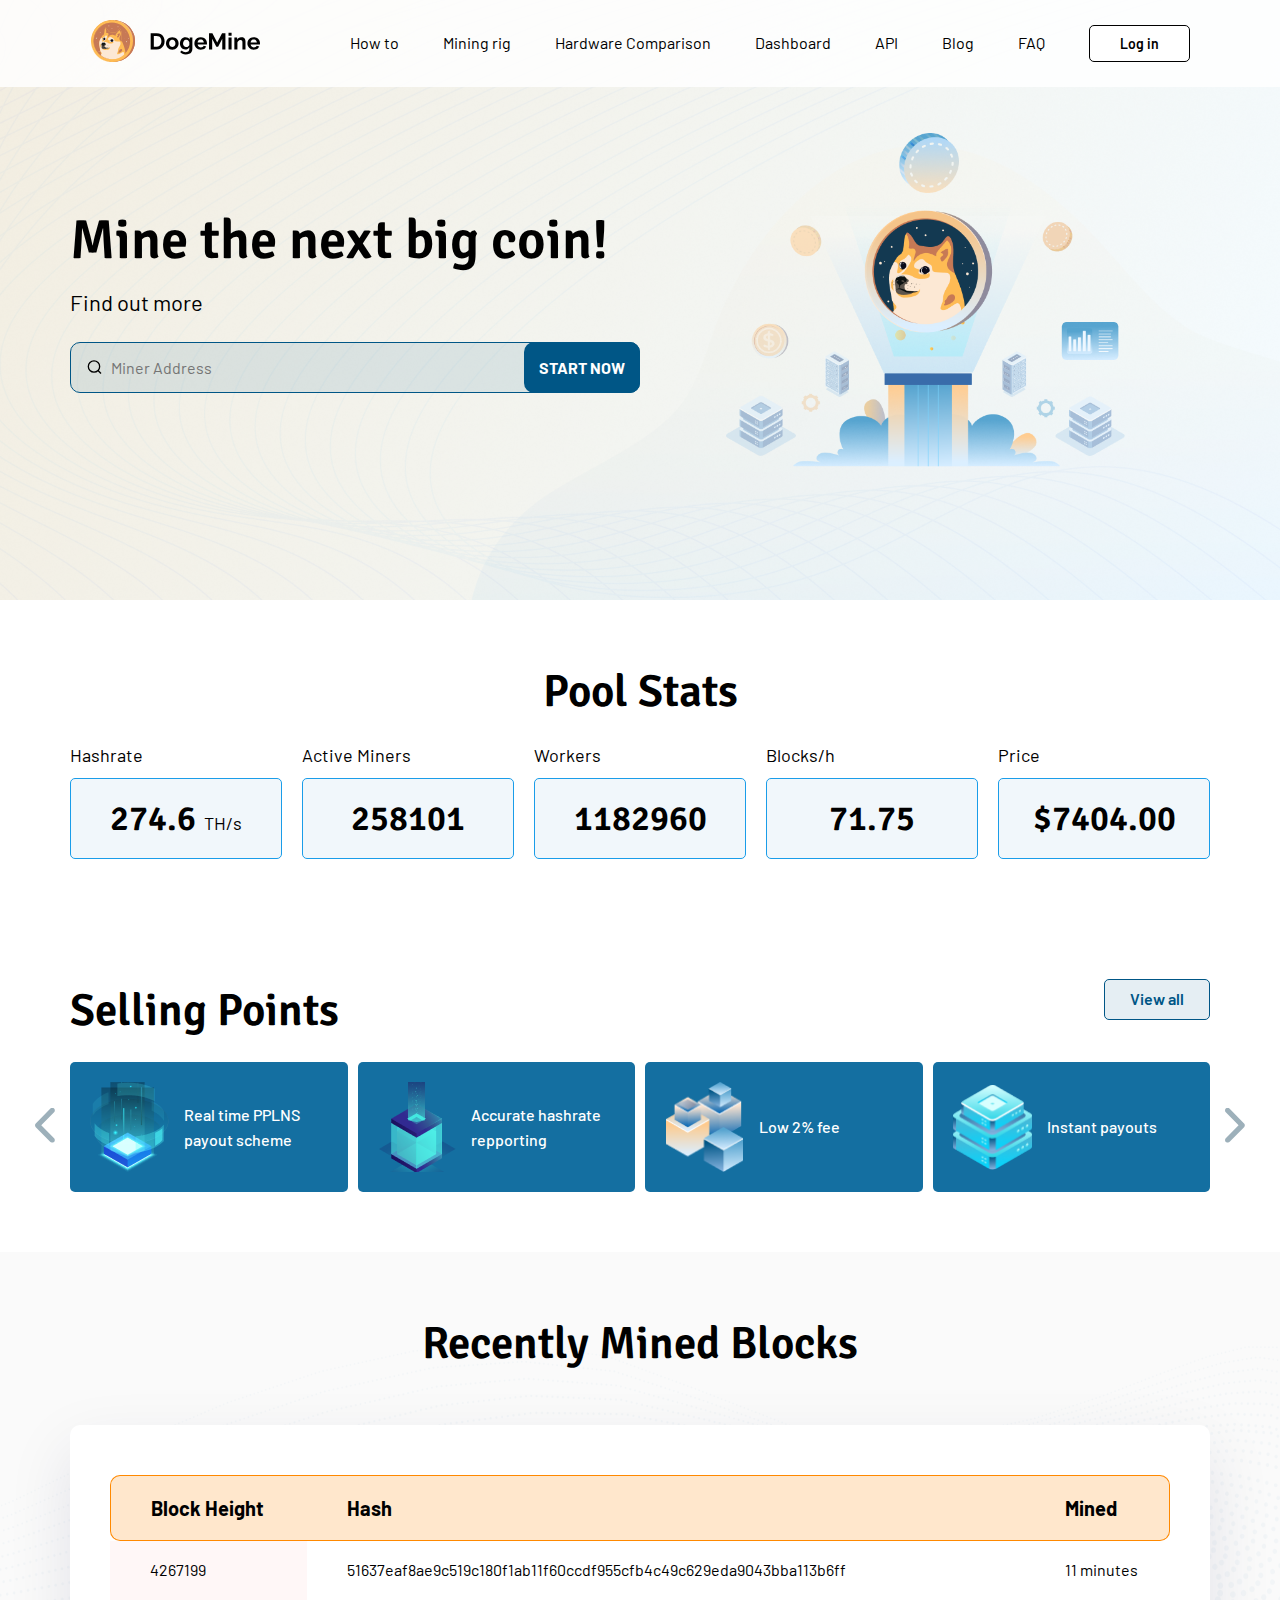
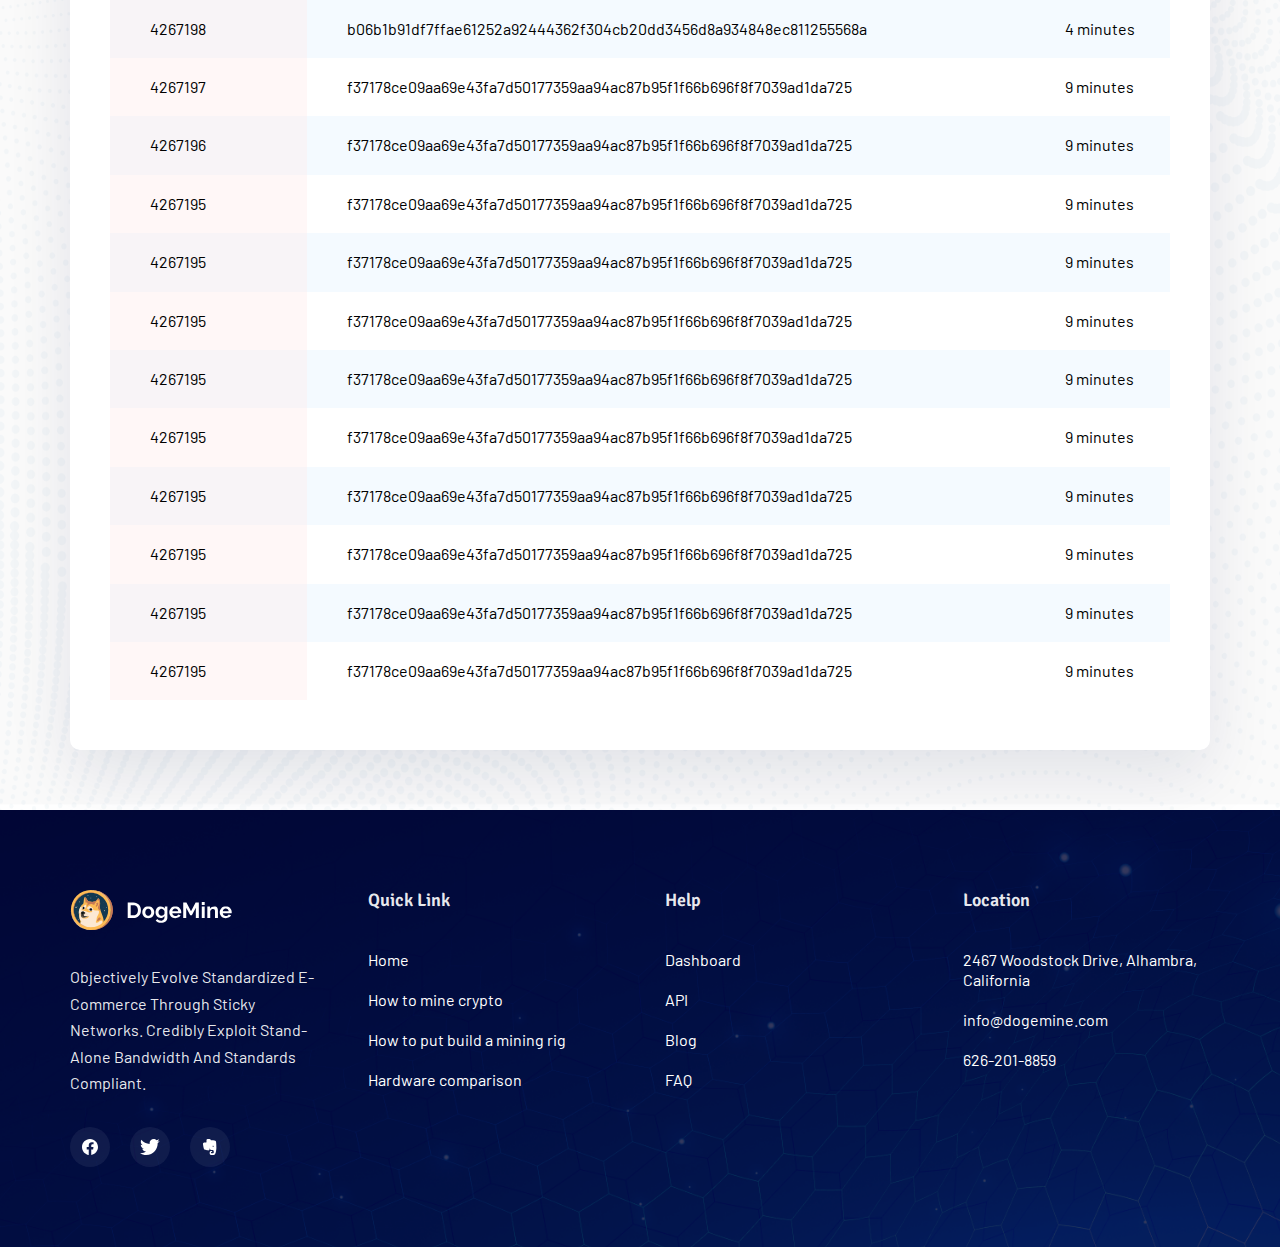
<file: index.html>
<!DOCTYPE html>
<html lang="en">

<head>
    <meta charset="UTF-8">
    <meta http-equiv="X-UA-Compatible" content="IE=edge">
    <meta name="viewport" content="width=device-width, initial-scale=1.0">
    <link rel="stylesheet" href="assets/css/style.css">
    <link rel="stylesheet" href="assets/css/responsive.css">
    <!-- owl carrosal link -->
    <link rel="stylesheet" href="assets/css/owlCarousel/owl.carousel.min.css">
    <link rel="stylesheet" href="assets/css/owlCarousel/owl.theme.default.min.css">
    <!-- owl carrosal link -->
    <title>Home</title>
</head>

<body>
    <!-- header start -->
    <header>
        <nav>
            <div class="container">
                <div class="menu">
                    <a href="index.html"><img src="assets/images/logo_black.svg" alt=""></a>
                    <ul class="menu_ul" style="left: -1000px;">
                        <li><a href="howTo.html">How to</a></li>
                        <li><a href="#">Mining rig</a></li>
                        <li><a href="hardwareComparison.html">Hardware Comparison</a></li>
                        <li><a href="dashboard.html">Dashboard</a></li>
                        <li><a href="apiDocumentation.html">API</a></li>
                        <li><a href="blog.html">Blog</a></li>
                        <li><a href="faq.html">FAQ</a></li>
                        <li>
                            <button class="login_btn">Log in</button>
                        </li>
                    </ul>
                    <div class="humberger" onclick="handleHumberger()">
                        <div class="line line1" id="line1"></div>
                        <div class="line line2" id="line2"></div>
                        <div class="line line3" id="line3"></div>
                    </div>
                </div>
            </div>
        </nav>
    </header>
    <!-- header end -->

    <main>
        <!-- section_1 start -->
        <div class="home_sec1">
            <div class="container">
                <div class="home_s1_grid">
                    <div class="home_s1_grid_child">
                        <h1>Mine the next big coin!</h1>
                        <p>Find out more</p>
                        <div class="home_s_div">
                            <input type="text" class="home_s_input" placeholder="Miner address" />
                            <img src="assets/images/icons/search.svg" alt="">
                            <button>Start now</button>
                        </div>
                    </div>
                    <div class="home_s1_grid_child">
                        <img src="assets/images/sec_one_right.png" class="sec_one_right_img" alt="">
                    </div>
                </div>
            </div>
        </div>
        <!-- section_1 end -->

        <!-- section_2 start -->
        <div class="spaceY">
            <div class="container">
                <h1 class="title1 text_center">Pool Stats</h1>
                <div class="homeS2_grid">
                    <div>
                        <p class="homeS2_card_title">Hashrate</p>
                        <div class="homeS2_card homeS2_card1">
                            <p>274.6 <span>TH/s</span></p>
                        </div>
                    </div>
                    <div>
                        <p class="homeS2_card_title">Active Miners</p>
                        <div class="homeS2_card homeS2_card1">
                            <p>258101</p>
                        </div>
                    </div>
                    <div>
                        <p class="homeS2_card_title">Workers</p>
                        <div class="homeS2_card homeS2_card1">
                            <p>1182960</p>
                        </div>
                    </div>
                    <div>
                        <p class="homeS2_card_title">Blocks/h</p>
                        <div class="homeS2_card homeS2_card1">
                            <p>71.75</p>
                        </div>
                    </div>
                    <div>
                        <p class="homeS2_card_title">Price</p>
                        <div class="homeS2_card homeS2_card1">
                            <p>$7404.00</p>
                        </div>
                    </div>
                </div>
            </div>
        </div>
        <!-- section_2 end -->
        <div class="homeS2 spaceY">
            <div class="container">

                <div class="homeS2_title">
                    <h1 class="title1">Selling Points</h1>
                    <button>View all</button>
                </div>

                <div style="position: relative;">
                    <div class="owl-carousel owl-theme">
                        <div class="item">
                            <img src="assets/images/homeS3_icon1.png" alt="">
                            <p>Real time PPLNS payout scheme</p>
                        </div>
                        <div class="item">
                            <img src="assets/images/homeS3_icon2.png" alt="">
                            <p>Accurate hashrate repporting</p>
                        </div>
                        <div class="item">
                            <img src="assets/images/homeS3_icon3.png" alt="">
                            <p>Low 2% fee</p>
                        </div>
                        <div class="item">
                            <img src="assets/images/homeS3_icon4.png" alt="">
                            <p>Instant payouts</p>
                        </div>
                    </div>

                    <div class="sliderBtn customPrevBtn">
                        <img src="assets/images/icons/arrowLeft.svg" class="arrowBtnSvg" alt="">
                    </div>
                    <div class="sliderBtn customNextBtn">
                        <img src="assets/images/icons/arrowRight.svg" class="arrowBtnSvg" alt="">
                    </div>
                </div>

            </div>
        </div>
        <!-- section_3 start -->

        <!-- section_3 end -->

        <!-- section_4 start -->
        <div class="section_4 spaceY">
            <div class="container">
                <h1 class="title1 text_center">Recently Mined Blocks</h1>
                <div class="homeS4_table_div">
                    <table>
                        <thead>
                            <th>Block Height</th>
                            <th>Hash</th>
                            <th>Mined</th>
                        </thead>
                        <tbody>
                            <tr>
                                <td>4267199</td>
                                <td>51637eaf8ae9c519c180f1ab11f60ccdf955cfb4c49c629eda9043bba113b6ff</td>
                                <td>11 minutes</td>
                            </tr>
                            <tr>
                                <td>4267198</td>
                                <td>b06b1b91df7ffae61252a92444362f304cb20dd3456d8a934848ec811255568a</td>
                                <td>4 minutes</td>
                            </tr>
                            <tr>
                                <td>4267197</td>
                                <td>f37178ce09aa69e43fa7d50177359aa94ac87b95f1f66b696f8f7039ad1da725</td>
                                <td>9 minutes</td>
                            </tr>
                            <tr>
                                <td>4267196</td>
                                <td>f37178ce09aa69e43fa7d50177359aa94ac87b95f1f66b696f8f7039ad1da725</td>
                                <td>9 minutes</td>
                            </tr>
                            <tr>
                                <td>4267195</td>
                                <td>f37178ce09aa69e43fa7d50177359aa94ac87b95f1f66b696f8f7039ad1da725</td>
                                <td>9 minutes</td>
                            </tr>
                            <tr>
                                <td>4267195</td>
                                <td>f37178ce09aa69e43fa7d50177359aa94ac87b95f1f66b696f8f7039ad1da725</td>
                                <td>9 minutes</td>
                            </tr>
                            <tr>
                                <td>4267195</td>
                                <td>f37178ce09aa69e43fa7d50177359aa94ac87b95f1f66b696f8f7039ad1da725</td>
                                <td>9 minutes</td>
                            </tr>
                            <tr>
                                <td>4267195</td>
                                <td>f37178ce09aa69e43fa7d50177359aa94ac87b95f1f66b696f8f7039ad1da725</td>
                                <td>9 minutes</td>
                            </tr>
                            <tr>
                                <td>4267195</td>
                                <td>f37178ce09aa69e43fa7d50177359aa94ac87b95f1f66b696f8f7039ad1da725</td>
                                <td>9 minutes</td>
                            </tr>
                            <tr>
                                <td>4267195</td>
                                <td>f37178ce09aa69e43fa7d50177359aa94ac87b95f1f66b696f8f7039ad1da725</td>
                                <td>9 minutes</td>
                            </tr>
                            <tr>
                                <td>4267195</td>
                                <td>f37178ce09aa69e43fa7d50177359aa94ac87b95f1f66b696f8f7039ad1da725</td>
                                <td>9 minutes</td>
                            </tr>
                            <tr>
                                <td>4267195</td>
                                <td>f37178ce09aa69e43fa7d50177359aa94ac87b95f1f66b696f8f7039ad1da725</td>
                                <td>9 minutes</td>
                            </tr>
                            <tr>
                                <td>4267195</td>
                                <td>f37178ce09aa69e43fa7d50177359aa94ac87b95f1f66b696f8f7039ad1da725</td>
                                <td>9 minutes</td>
                            </tr>
                        </tbody>
                    </table>
                </div>
            </div>
        </div>
        <!-- section_4 end -->
    </main>

    <!-- footer start -->
    <footer>
        <div class="container">
            <div class="footer_main">
                <div class="footer_child footer_child1">
                    <img src="assets/images/logo_white.svg" alt="">
                    <p class="footer_child_para">
                        Objectively evolve standardized e-commerce through sticky networks. Credibly exploit stand-alone
                        bandwidth and standards compliant.
                    </p>
                    <div class="footer_social_main">
                        <a href="#">
                            <div class="footer_s_div">
                                <img src="assets/images/icons/facebook.svg" alt="">
                            </div>
                        </a>
                        <a href="#">
                            <div class="footer_s_div">
                                <img src="assets/images/icons/twitter.svg" alt="">
                            </div>
                        </a>
                        <a href="#">
                            <div class="footer_s_div">
                                <img src="assets/images/icons/elephant.svg" alt="">
                            </div>
                        </a>
                    </div>
                </div>
                <div class="footer_child">
                    <h5 class="footer_title">Quick Link</h5>
                    <ul class="footer_ul">
                        <li><a href="#">Home</a></li>
                        <li><a href="#">How to mine crypto</a></li>
                        <li><a href="#">How to put build a mining rig</a></li>
                        <li><a href="#">Hardware comparison</a></li>
                    </ul>
                </div>
                <div class="footer_child">
                    <h5 class="footer_title">Help</h5>
                    <ul class="footer_ul">
                        <li><a href="#">Dashboard</a></li>
                        <li><a href="#">API</a></li>
                        <li><a href="#">Blog</a></li>
                        <li><a href="#">FAQ</a></li>
                    </ul>
                </div>
                <div class="footer_child">
                    <h5 class="footer_title">Location</h5>
                    <ul class="footer_ul">
                        <li><a href="#">2467 Woodstock Drive, Alhambra, California</a></li>
                        <li><a href="#">info@dogemine.com</a></li>
                        <li><a href="#">626-201-8859</a></li>
                    </ul>
                </div>
            </div>
        </div>
    </footer>
    <!-- footer end -->


    <!-- function js start -->
    <script src="assets/js/function.js"></script>
    <!-- function js end -->

    <!-- owl carrosal start -->
    <script src="assets/js/owlCarousel/jquery.min.js"></script>
    <script src="assets/js/owlCarousel/owl.carousel.min.js"></script>

    <script>
        $('.owl-carousel').owlCarousel({
            loop: true,
            margin: 10,
            autoplay: true,
            nav: false,
            responsive: {
                0: {
                    items: 1
                },
                600: {
                    items: 2,
                    dots: true
                },
                1000: {
                    items: 4
                }
            }
        })
        var owl = $('.owl-carousel');
        owl.owlCarousel();
        $('.customNextBtn').click(function () {
            owl.trigger('next.owl.carousel');
        })
        $('.customPrevBtn').click(function () {
            owl.trigger('prev.owl.carousel');
        })
    </script>
    <!-- owl carrosal end -->
</body>

</html>
</file>
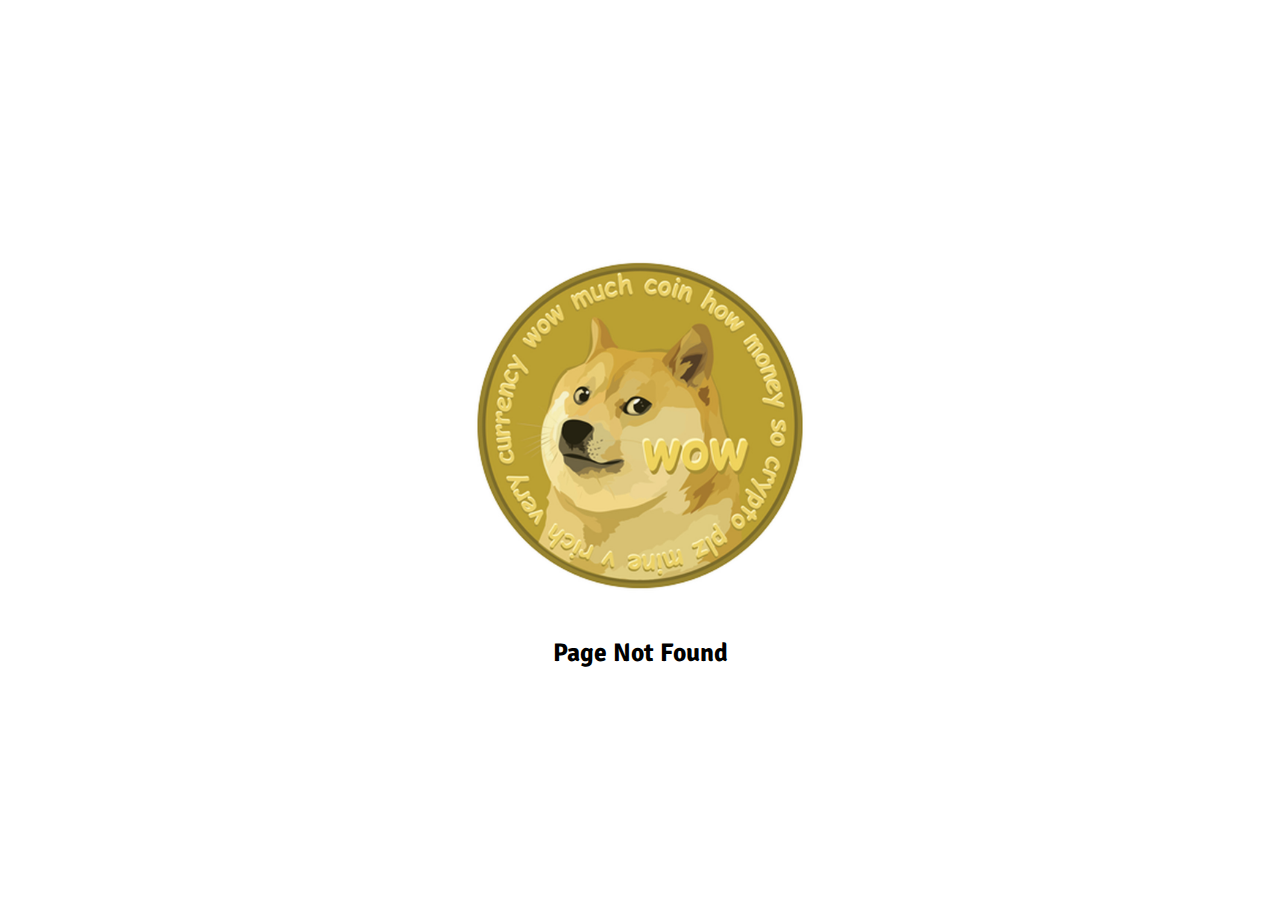
<file: 404page.html>
<!DOCTYPE html>
<html lang="en">
    <head>
        <meta charset="UTF-8">
        <meta http-equiv="X-UA-Compatible" content="IE=edge">
        <meta name="viewport" content="width=device-width, initial-scale=1.0">
        <link rel="stylesheet" href="assets/css/style.css">
        <link rel="stylesheet" href="assets/css/responsive.css">
        <title>Page not found</title>
    </head>
    <body>
        <div class="pnf_main">
            <div>
                <img src="assets/images/Dogecoin_logo.jpeg" alt="" class="missingPageSvg">
                <h2 class="mt_16">Page Not Found</h2>
            </div>
        </div>
    </body>
</html>
</file>
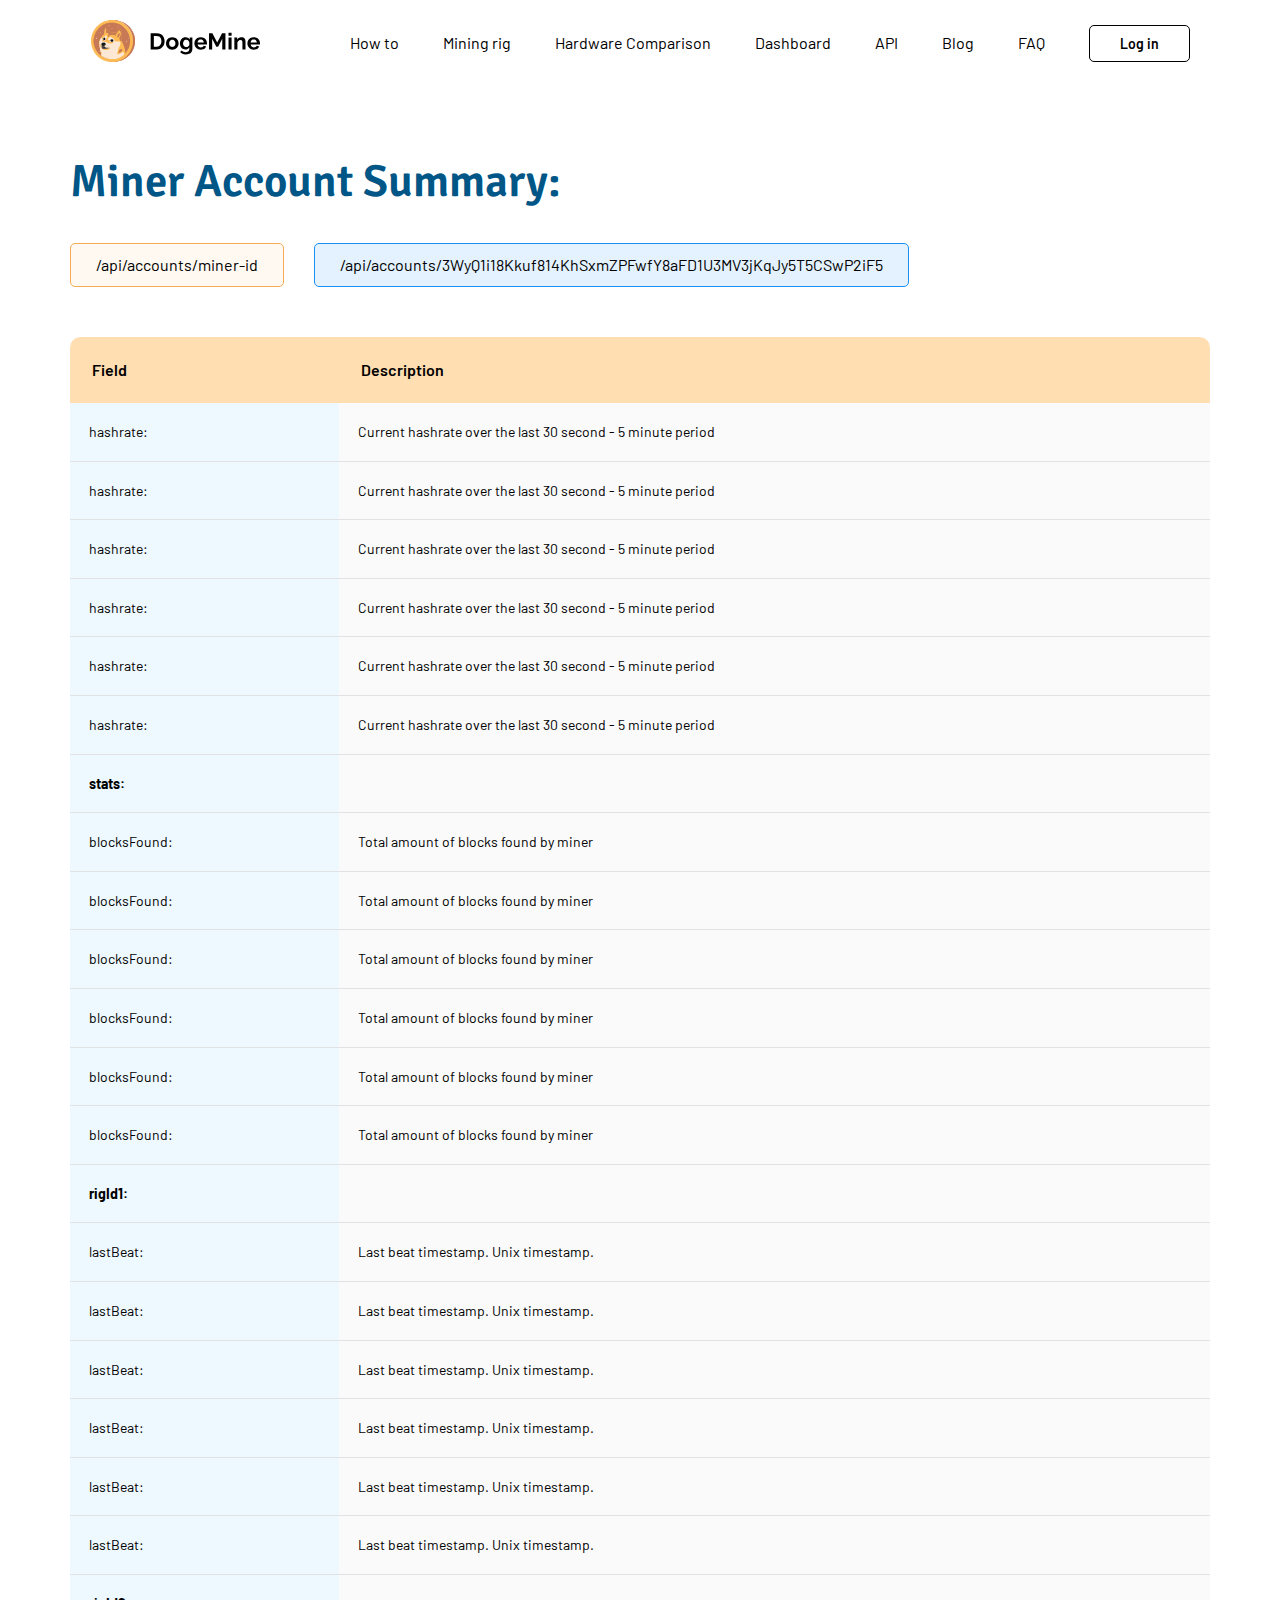
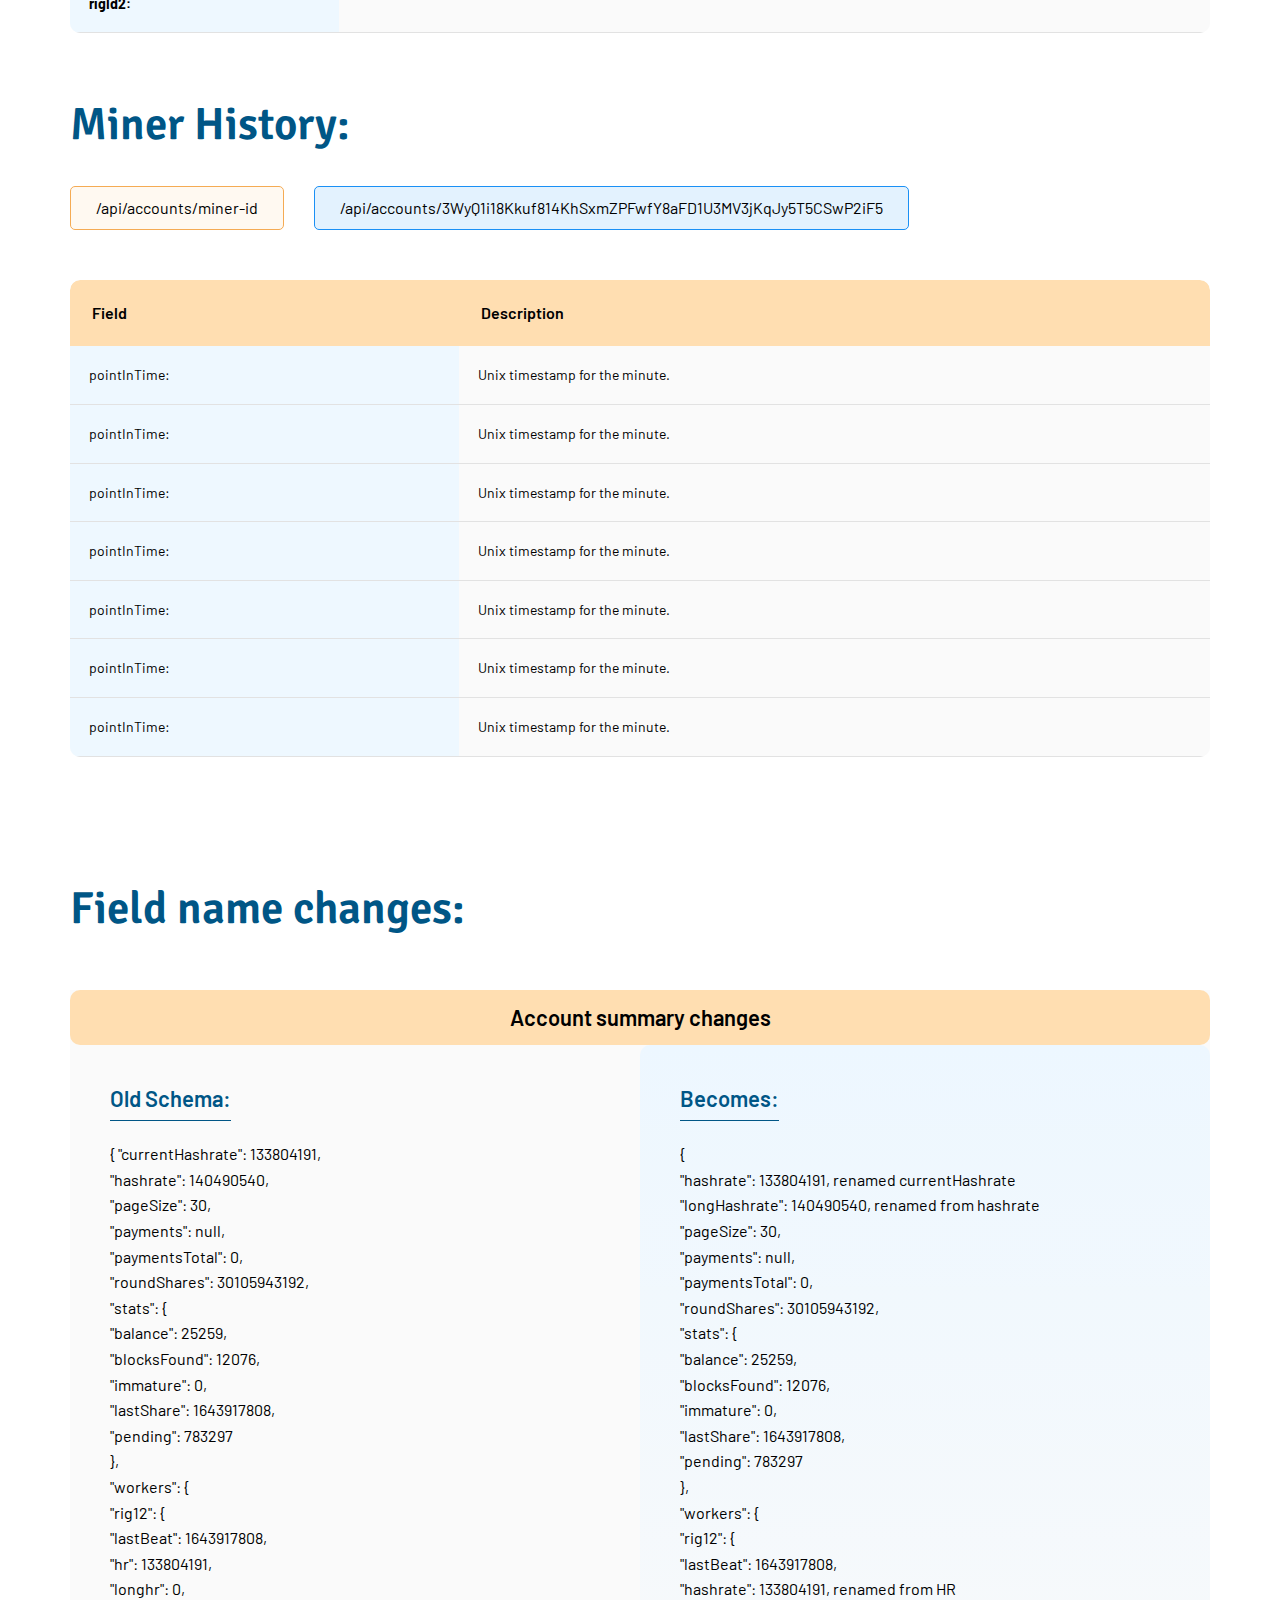
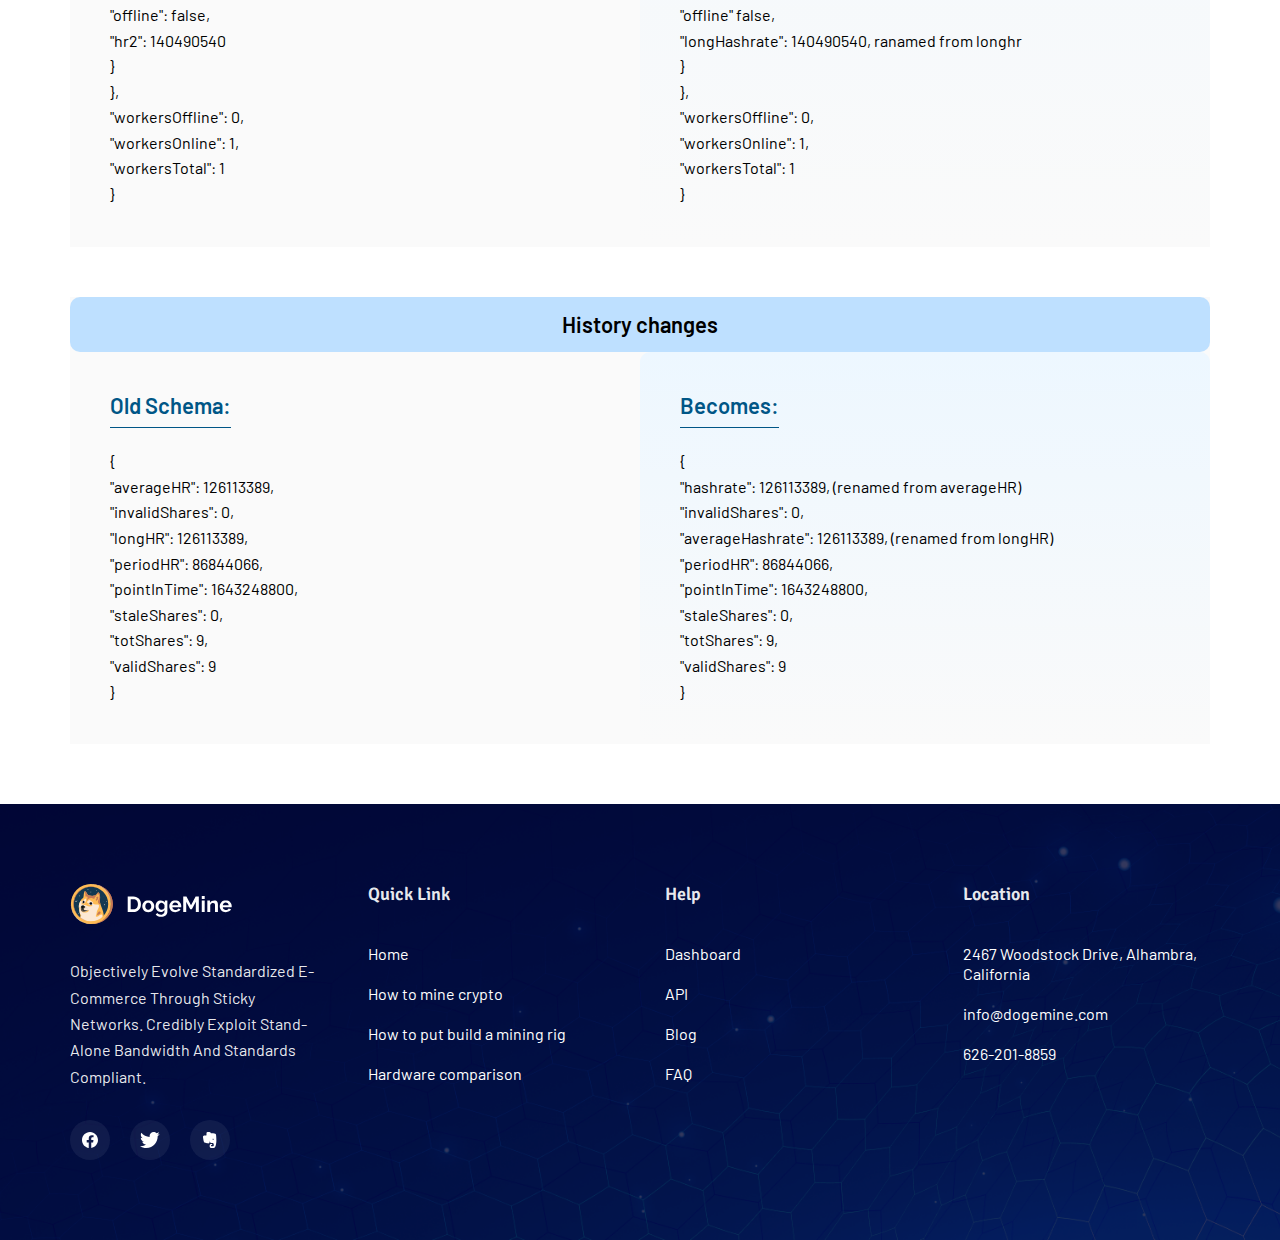
<file: apiDocumentation.html>
<!DOCTYPE html>
<html lang="en">

<head>
    <meta charset="UTF-8">
    <meta http-equiv="X-UA-Compatible" content="IE=edge">
    <meta name="viewport" content="width=device-width, initial-scale=1.0">
    <link rel="stylesheet" href="assets/css/style.css">
    <link rel="stylesheet" href="assets/css/responsive.css">
    <!-- owl carrosal link -->
    <link rel="stylesheet" href="assets/css/owlCarousel/owl.carousel.min.css">
    <link rel="stylesheet" href="assets/css/owlCarousel/owl.theme.default.min.css">
    <!-- owl carrosal link -->
    <title>API Documentation</title>
</head>

<body>
    <!-- header start -->
    <header>
        <nav>
            <div class="container">
                <div class="menu">
                    <a href="index.html"><img src="assets/images/logo_black.svg" alt=""></a>
                    <ul class="menu_ul" style="left: -1000px;">
                        <li><a href="howTo.html">How to</a></li>
                        <li><a href="#">Mining rig</a></li>
                        <li><a href="hardwareComparison.html">Hardware Comparison</a></li>
                        <li><a href="dashboard.html">Dashboard</a></li>
                        <li><a href="apiDocumentation.html">API</a></li>
                        <li><a href="blog.html">Blog</a></li>
                        <li><a href="faq.html">FAQ</a></li>
                        <li>
                            <button class="login_btn">Log in</button>
                        </li>
                    </ul>
                    <div class="humberger" onclick="handleHumberger()">
                        <div class="line line1" id="line1"></div>
                        <div class="line line2" id="line2"></div>
                        <div class="line line3" id="line3"></div>
                    </div>
                </div>
            </div>
        </nav>
    </header>
    <!-- header end -->

    <!-- main start -->
    <main>
        <!-- api section1 start -->
        <div class="api_sec1">
            <div class="container">
                <h1 class="title1 text_blue">Miner Account Summary: </h1>

                <div class="api_sec1_dbl_btn">
                    <button class="yellow_btn">/api/accounts/miner-id</button>
                    <button class="blue_btn">/api/accounts/3WyQ1i18Kkuf814KhSxmZPFwfY8aFD1U3MV3jKqJy5T5CSwP2iF5</button>
                </div>

                <div class="api_table_div">
                    <table>
                        <thead>
                            <th class="width:20%">Field</th>
                            <th>Description</th>
                        </thead>
                        <tbody>
                            <tr>
                                <td>hashrate:</td>
                                <td>Current hashrate over the last 30 second - 5 minute period </td>
                            </tr>
                            <tr>
                                <td>hashrate:</td>
                                <td>Current hashrate over the last 30 second - 5 minute period </td>
                            </tr>
                            <tr>
                                <td>hashrate:</td>
                                <td>Current hashrate over the last 30 second - 5 minute period </td>
                            </tr>
                            <tr>
                                <td>hashrate:</td>
                                <td>Current hashrate over the last 30 second - 5 minute period </td>
                            </tr>
                            <tr>
                                <td>hashrate:</td>
                                <td>Current hashrate over the last 30 second - 5 minute period </td>
                            </tr>
                            <tr>
                                <td>hashrate:</td>
                                <td>Current hashrate over the last 30 second - 5 minute period </td>
                            </tr>
                            <tr>
                                <td style="font-weight: bold">stats:</td>
                                <td></td>
                            </tr>
                            <tr>
                                <td> blocksFound:</td>
                                <td>Total amount of blocks found by miner</td>
                            </tr>
                            <tr>
                                <td> blocksFound:</td>
                                <td>Total amount of blocks found by miner</td>
                            </tr>
                            <tr>
                                <td> blocksFound:</td>
                                <td>Total amount of blocks found by miner</td>
                            </tr>
                            <tr>
                                <td> blocksFound:</td>
                                <td>Total amount of blocks found by miner</td>
                            </tr>
                            <tr>
                                <td> blocksFound:</td>
                                <td>Total amount of blocks found by miner</td>
                            </tr>
                            <tr>
                                <td> blocksFound:</td>
                                <td>Total amount of blocks found by miner</td>
                            </tr>

                            <tr>
                                <td style="font-weight: bold">rigId1:</td>
                                <td></td>
                            </tr>

                            <tr>
                                <td>lastBeat:</td>
                                <td>Last beat timestamp. Unix timestamp.</td>
                            </tr>
                            <tr>
                                <td>lastBeat:</td>
                                <td>Last beat timestamp. Unix timestamp.</td>
                            </tr>
                            <tr>
                                <td>lastBeat:</td>
                                <td>Last beat timestamp. Unix timestamp.</td>
                            </tr>
                            <tr>
                                <td>lastBeat:</td>
                                <td>Last beat timestamp. Unix timestamp.</td>
                            </tr>
                            <tr>
                                <td>lastBeat:</td>
                                <td>Last beat timestamp. Unix timestamp.</td>
                            </tr>
                            <tr>
                                <td>lastBeat:</td>
                                <td>Last beat timestamp. Unix timestamp.</td>
                            </tr>

                            <tr>
                                <td style="font-weight: bold">rigId2:</td>
                                <td></td>
                            </tr>
                        </tbody>
                    </table>
                </div>

            </div>
        </div>
        <!-- api section1 end -->


        <!-- api section2 start -->
        <div class="api_sec2 spaceY">
            <div class="container">
                <h1 class="title1 text_blue">Miner History: </h1>

                <div class="api_sec1_dbl_btn">
                    <button class="yellow_btn">/api/accounts/miner-id</button>
                    <button class="blue_btn">/api/accounts/3WyQ1i18Kkuf814KhSxmZPFwfY8aFD1U3MV3jKqJy5T5CSwP2iF5</button>
                </div>

                <div class="api_table_div">
                    <table>
                        <thead>
                            <th class="width:20%">Field</th>
                            <th>Description</th>
                        </thead>
                        <tbody>
                            <tr>
                                <td>pointInTime:</td>
                                <td>Unix timestamp for the minute.</td>
                            </tr>
                            <tr>
                                <td>pointInTime:</td>
                                <td>Unix timestamp for the minute.</td>
                            </tr>
                            <tr>
                                <td>pointInTime:</td>
                                <td>Unix timestamp for the minute.</td>
                            </tr>
                            <tr>
                                <td>pointInTime:</td>
                                <td>Unix timestamp for the minute.</td>
                            </tr>
                            <tr>
                                <td>pointInTime:</td>
                                <td>Unix timestamp for the minute.</td>
                            </tr>
                            <tr>
                                <td>pointInTime:</td>
                                <td>Unix timestamp for the minute.</td>
                            </tr>
                            <tr>
                                <td>pointInTime:</td>
                                <td>Unix timestamp for the minute.</td>
                            </tr>
                        </tbody>
                    </table>
                </div>

            </div>
        </div>
        <!-- api section2 end -->


        <!-- api section3 start -->
        <div class="api_sec3 spaceY">
            <div class="container">
                <h1 class="title1 text_blue">Field name changes:</h1>

                <div class="api_sec3_div mt_50">
                    <div>
                        <p class="title3 text_center">Account summary changes</p>
                    </div>
                    <div>
                        <h3 class="apiS3title">Old Schema:</h3>
                        <p class="para1">
                            {
                            "currentHashrate": 133804191, <br>
                            "hashrate": 140490540, <br>
                            "pageSize": 30,<br>
                            "payments": null,<br>
                            "paymentsTotal": 0,<br>
                            "roundShares": 30105943192,<br>
                            "stats": {<br>
                            "balance": 25259,<br>
                            "blocksFound": 12076,<br>
                            "immature": 0,<br>
                            "lastShare": 1643917808,<br>
                            "pending": 783297<br>
                            },<br>
                            "workers": {<br>
                            "rig12": {<br>
                            "lastBeat": 1643917808,<br>
                            "hr": 133804191,<br>
                            "longhr": 0,<br>
                            "offline": false,<br>
                            "hr2": 140490540<br>
                            }<br>
                            },<br>
                            "workersOffline": 0,<br>
                            "workersOnline": 1,<br>
                            "workersTotal": 1<br>
                            }

                        </p>
                    </div>
                    <div>
                        <h3 class="apiS3title">Becomes:</h3>
                        <p class="para1">
                            {<br>
                            "hashrate": 133804191, renamed currentHashrate<br>
                            "longHashrate": 140490540, renamed from hashrate<br>
                            "pageSize": 30,<br>
                            "payments": null,<br>
                            "paymentsTotal": 0,<br>
                            "roundShares": 30105943192,<br>
                            "stats": {<br>
                            "balance": 25259,<br>
                            "blocksFound": 12076,<br>
                            "immature": 0,<br>
                            "lastShare": 1643917808,<br>
                            "pending": 783297<br>
                            },<br>
                            "workers": {<br>
                            "rig12": {<br>
                            "lastBeat": 1643917808,<br>
                            "hashrate": 133804191, renamed from HR<br>
                            "offline" false,<br>
                            "longHashrate": 140490540, ranamed from longhr<br>
                            }<br>
                            },<br>
                            "workersOffline": 0,<br>
                            "workersOnline": 1,<br>
                            "workersTotal": 1<br>
                            }<br>

                        </p>
                    </div>
                </div>

                <div class="api_sec3_div mt_50">
                    <div>
                        <p class="title3 text_center" style="background: #BEE0FF;">History changes</p>
                    </div>
                    <div>
                        <h3 class="apiS3title">Old Schema:</h3>
                        <p class="para1">
                            { <br>
                                "averageHR": 126113389,<br>
                                "invalidShares": 0,<br>
                                "longHR": 126113389,<br>
                                "periodHR": 86844066,<br>
                                "pointInTime": 1643248800,<br>
                                "staleShares": 0,<br>
                                "totShares": 9,<br>
                                "validShares": 9<br>
                              }                              

                        </p>
                    </div>
                    <div>
                        <h3 class="apiS3title">Becomes:</h3>
                        <p class="para1">
                            { <br>
                                "hashrate": 126113389, (renamed from averageHR)<br>
                                "invalidShares": 0,<br>
                                "averageHashrate": 126113389, (renamed from longHR)<br>
                                "periodHR": 86844066,<br>
                                "pointInTime": 1643248800,<br>
                                "staleShares": 0,<br>
                                "totShares": 9,<br>
                                "validShares": 9<br>
                              }
                        </p>
                    </div>
                </div>

            </div>
        </div>
        <!-- api section3 end -->

        <!-- api section4 start -->
        <!-- api section4 end -->
    </main>
    <!-- main end -->


    <!-- footer start -->
    <footer>
        <div class="container">
            <div class="footer_main">
                <div class="footer_child footer_child1">
                    <img src="assets/images/logo_white.svg" alt="">
                    <p class="footer_child_para">
                        Objectively evolve standardized e-commerce through sticky networks. Credibly exploit stand-alone
                        bandwidth and standards compliant.
                    </p>
                    <div class="footer_social_main">
                        <a href="#">
                            <div class="footer_s_div">
                                <img src="assets/images/icons/facebook.svg" alt="">
                            </div>
                        </a>
                        <a href="#">
                            <div class="footer_s_div">
                                <img src="assets/images/icons/twitter.svg" alt="">
                            </div>
                        </a>
                        <a href="#">
                            <div class="footer_s_div">
                                <img src="assets/images/icons/elephant.svg" alt="">
                            </div>
                        </a>
                    </div>
                </div>
                <div class="footer_child">
                    <h5 class="footer_title">Quick Link</h5>
                    <ul class="footer_ul">
                        <li><a href="#">Home</a></li>
                        <li><a href="#">How to mine crypto</a></li>
                        <li><a href="#">How to put build a mining rig</a></li>
                        <li><a href="#">Hardware comparison</a></li>
                    </ul>
                </div>
                <div class="footer_child">
                    <h5 class="footer_title">Help</h5>
                    <ul class="footer_ul">
                        <li><a href="#">Dashboard</a></li>
                        <li><a href="#">API</a></li>
                        <li><a href="#">Blog</a></li>
                        <li><a href="#">FAQ</a></li>
                    </ul>
                </div>
                <div class="footer_child">
                    <h5 class="footer_title">Location</h5>
                    <ul class="footer_ul">
                        <li><a href="#">2467 Woodstock Drive, Alhambra, California</a></li>
                        <li><a href="#">info@dogemine.com</a></li>
                        <li><a href="#">626-201-8859</a></li>
                    </ul>
                </div>
            </div>
        </div>
    </footer>
    <!-- footer end -->


    <!-- function js start -->
    <script src="assets/js/function.js"></script>
    <!-- function js end -->

</body>

</html>
</file>
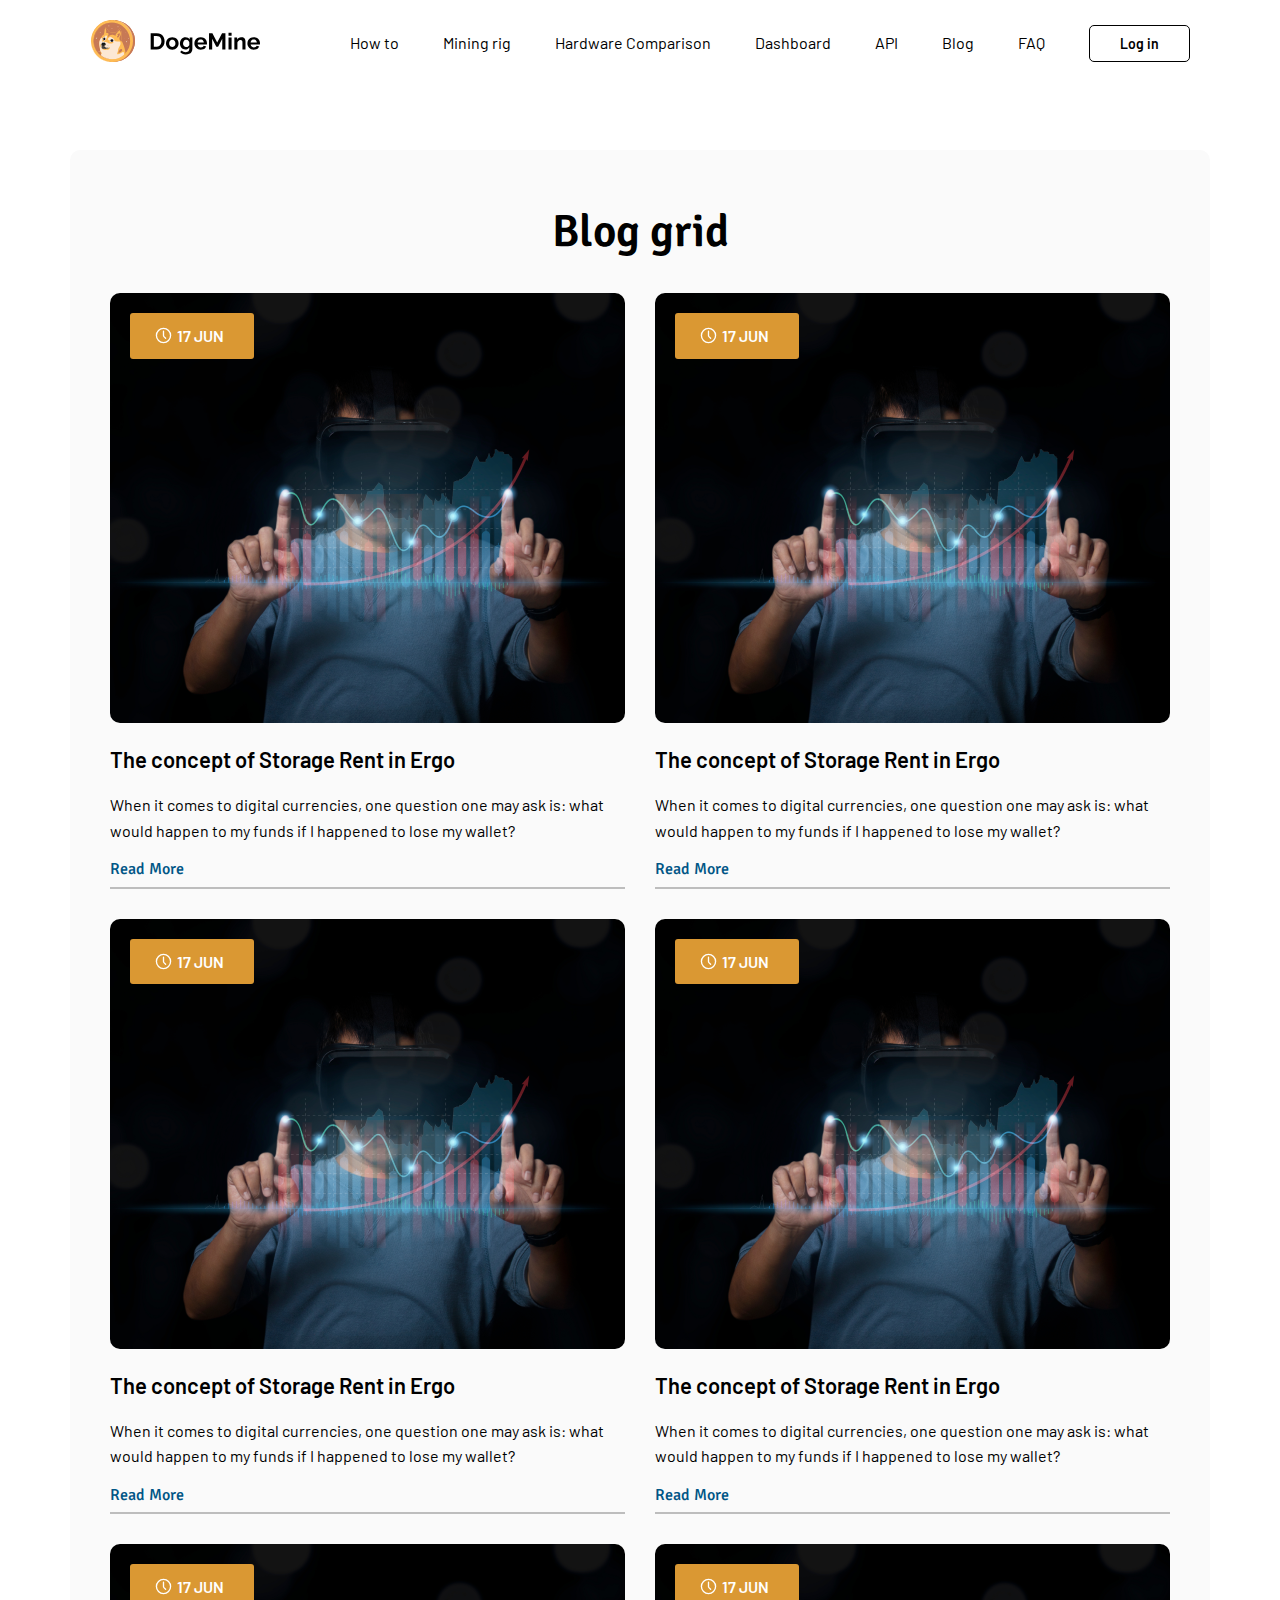
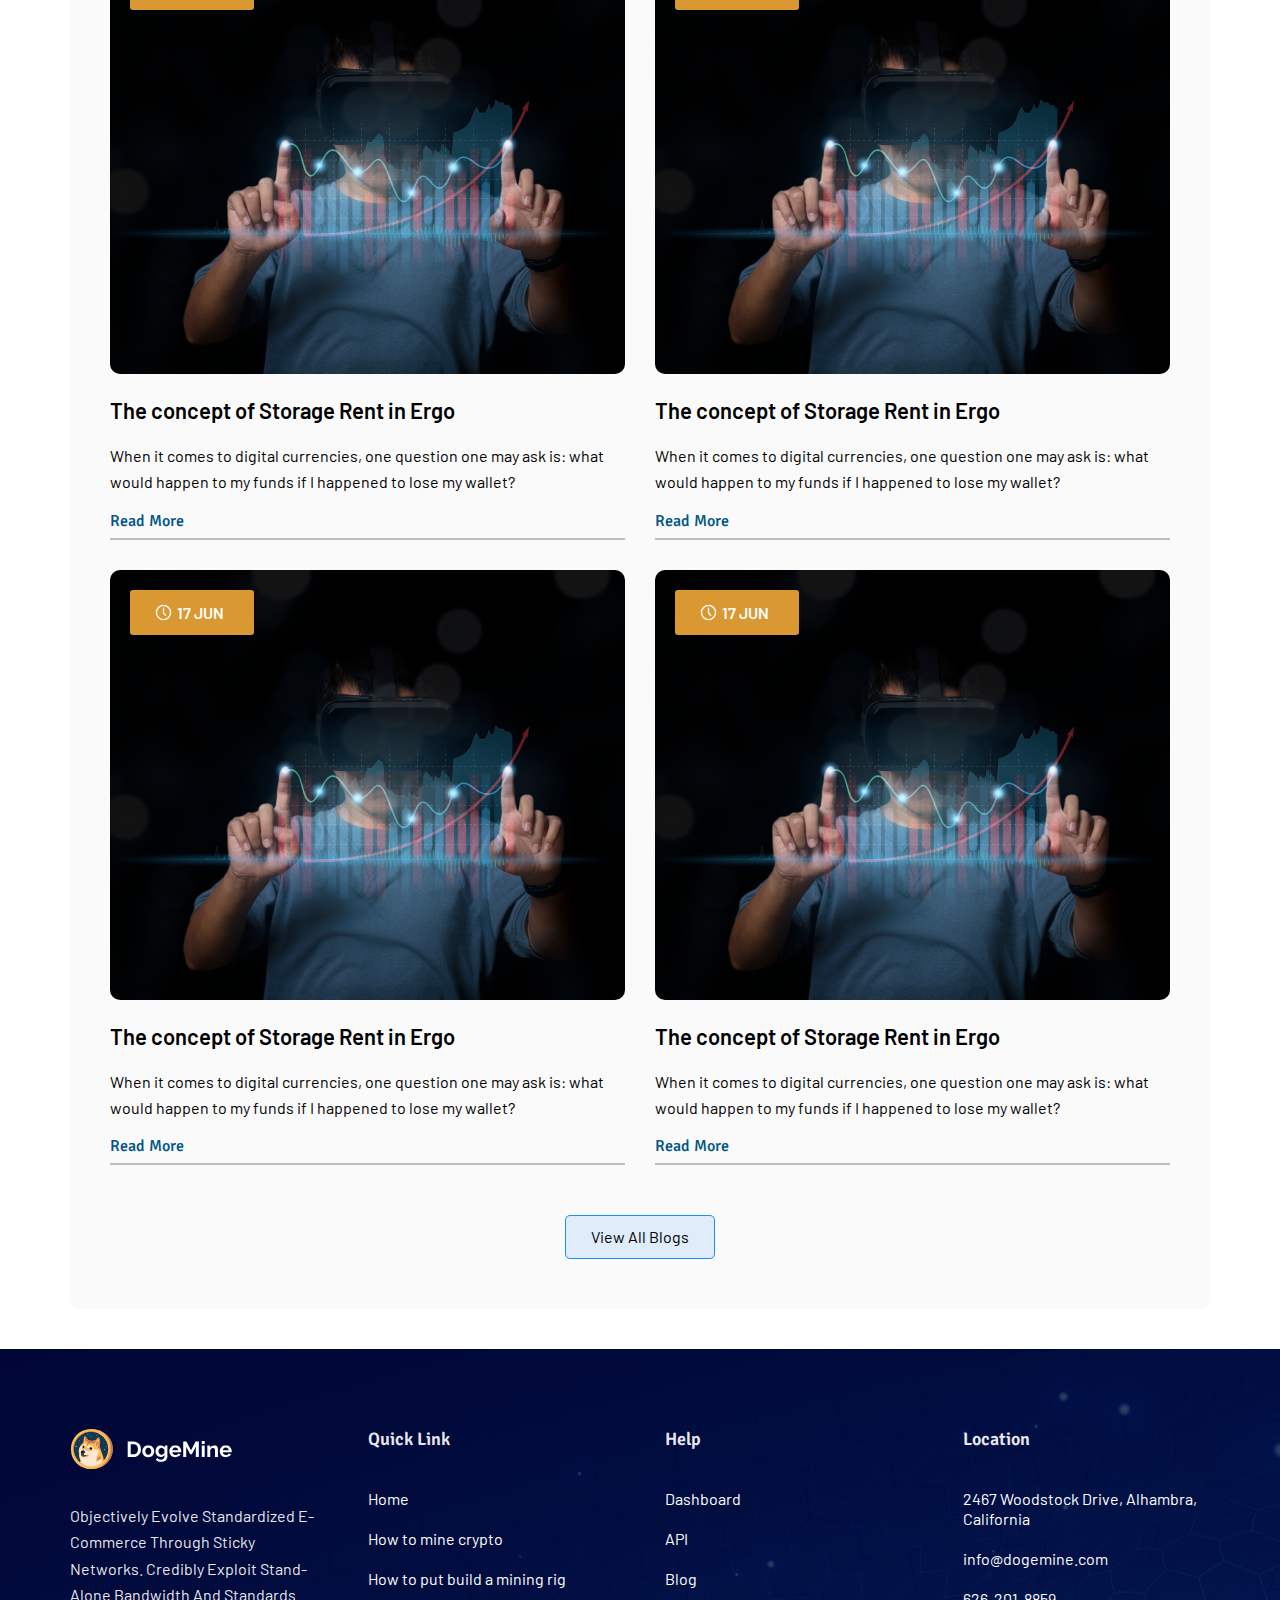
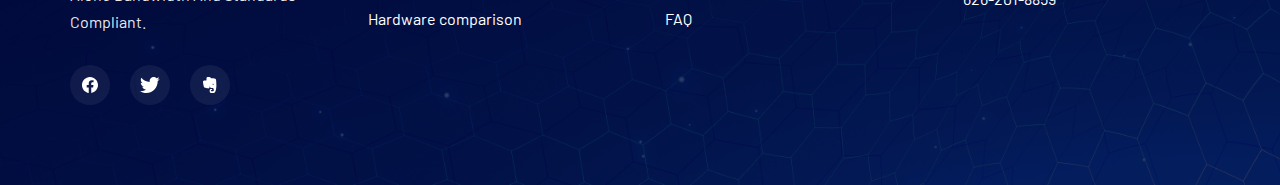
<file: blog.html>
<!DOCTYPE html>
<html lang="en">

<head>
    <meta charset="UTF-8">
    <meta http-equiv="X-UA-Compatible" content="IE=edge">
    <meta name="viewport" content="width=device-width, initial-scale=1.0">
    <link rel="stylesheet" href="assets/css/style.css">
    <link rel="stylesheet" href="assets/css/responsive.css">
    <!-- owl carrosal link -->
    <link rel="stylesheet" href="assets/css/owlCarousel/owl.carousel.min.css">
    <link rel="stylesheet" href="assets/css/owlCarousel/owl.theme.default.min.css">
    <!-- owl carrosal link -->
    <title>Blog</title>
</head>

<body>
    <!-- header start -->
    <header>
        <nav>
            <div class="container">
                <div class="menu">
                    <a href="index.html"><img src="assets/images/logo_black.svg" alt=""></a>
                    <ul class="menu_ul" style="left: -1000px;">
                        <li><a href="howTo.html">How to</a></li>
                        <li><a href="#">Mining rig</a></li>
                        <li><a href="hardwareComparison.html">Hardware Comparison</a></li>
                        <li><a href="dashboard.html">Dashboard</a></li>
                        <li><a href="apiDocumentation.html">API</a></li>
                        <li><a href="blog.html">Blog</a></li>
                        <li><a href="faq.html">FAQ</a></li>
                        <li>
                            <button class="login_btn">Log in</button>
                        </li>
                    </ul>
                    <div class="humberger" onclick="handleHumberger()">
                        <div class="line line1" id="line1"></div>
                        <div class="line line2" id="line2"></div>
                        <div class="line line3" id="line3"></div>
                    </div>
                </div>
            </div>
        </nav>
    </header>
    <!-- header end -->

    <!-- main start -->
    <main>
        <div class="blogS1">
            <div class="container">
                <div class="blogS1_div spaceXY">
                    <h1 class="title1 text_center">Blog grid</h1>
                    <div class="blog_grid">
                        <div>
                            <div style="position: relative">
                                <img src="assets/images/blog_img1.png" class="blog_img" alt="">
                                <p class="grid_time">17 jun</p>
                            </div>
                            <h2 class="title3 blog_grid_title">The concept of Storage Rent in Ergo</h2>
                            <p class="para1 blog_card_desc">
                                When it comes to digital currencies, one question one may ask is: what would happen to
                                my funds if I happened to lose my wallet?
                            </p>

                            <a href="blogdetails.html" class="blog_link">Read More</a>
                            <div class="blog_card_line"></div>
                        </div>
                        <div>
                            <div style="position: relative">
                                <img src="assets/images/blog_img1.png" class="blog_img" alt="">
                                <p class="grid_time">17 jun</p>
                            </div>
                            <h2 class="title3 blog_grid_title">The concept of Storage Rent in Ergo</h2>
                            <p class="para1 blog_card_desc">
                                When it comes to digital currencies, one question one may ask is: what would happen to
                                my funds if I happened to lose my wallet?
                            </p>

                            <a href="blogdetails.html" class="blog_link">Read More</a>
                            <div class="blog_card_line"></div>
                        </div>
                        <div>
                            <div style="position: relative">
                                <img src="assets/images/blog_img1.png" class="blog_img" alt="">
                                <p class="grid_time">17 jun</p>
                            </div>
                            <h2 class="title3 blog_grid_title">The concept of Storage Rent in Ergo</h2>
                            <p class="para1 blog_card_desc">
                                When it comes to digital currencies, one question one may ask is: what would happen to
                                my funds if I happened to lose my wallet?
                            </p>

                            <a href="blogdetails.html" class="blog_link">Read More</a>
                            <div class="blog_card_line"></div>
                        </div>
                        <div>
                            <div style="position: relative">
                                <img src="assets/images/blog_img1.png" class="blog_img" alt="">
                                <p class="grid_time">17 jun</p>
                            </div>
                            <h2 class="title3 blog_grid_title">The concept of Storage Rent in Ergo</h2>
                            <p class="para1 blog_card_desc">
                                When it comes to digital currencies, one question one may ask is: what would happen to
                                my funds if I happened to lose my wallet?
                            </p>

                            <a href="blogdetails.html" class="blog_link">Read More</a>
                            <div class="blog_card_line"></div>
                        </div>
                        <div>
                            <div style="position: relative">
                                <img src="assets/images/blog_img1.png" class="blog_img" alt="">
                                <p class="grid_time">17 jun</p>
                            </div>
                            <h2 class="title3 blog_grid_title">The concept of Storage Rent in Ergo</h2>
                            <p class="para1 blog_card_desc">
                                When it comes to digital currencies, one question one may ask is: what would happen to
                                my funds if I happened to lose my wallet?
                            </p>

                            <a href="blogdetails.html" class="blog_link">Read More</a>
                            <div class="blog_card_line"></div>
                        </div>
                        <div>
                            <div style="position: relative">
                                <img src="assets/images/blog_img1.png" class="blog_img" alt="">
                                <p class="grid_time">17 jun</p>
                            </div>
                            <h2 class="title3 blog_grid_title">The concept of Storage Rent in Ergo</h2>
                            <p class="para1 blog_card_desc">
                                When it comes to digital currencies, one question one may ask is: what would happen to
                                my funds if I happened to lose my wallet?
                            </p>

                            <a href="blogdetails.html" class="blog_link">Read More</a>
                            <div class="blog_card_line"></div>
                        </div>
                        <div>
                            <div style="position: relative">
                                <img src="assets/images/blog_img1.png" class="blog_img" alt="">
                                <p class="grid_time">17 jun</p>
                            </div>
                            <h2 class="title3 blog_grid_title">The concept of Storage Rent in Ergo</h2>
                            <p class="para1 blog_card_desc">
                                When it comes to digital currencies, one question one may ask is: what would happen to
                                my funds if I happened to lose my wallet?
                            </p>

                            <a href="blogdetails.html" class="blog_link">Read More</a>
                            <div class="blog_card_line"></div>
                        </div>
                        <div>
                            <div style="position: relative">
                                <img src="assets/images/blog_img1.png" class="blog_img" alt="">
                                <p class="grid_time">17 jun</p>
                            </div>
                            <h2 class="title3 blog_grid_title">The concept of Storage Rent in Ergo</h2>
                            <p class="para1 blog_card_desc">
                                When it comes to digital currencies, one question one may ask is: what would happen to
                                my funds if I happened to lose my wallet?
                            </p>

                            <a href="blogdetails.html" class="blog_link">Read More</a>
                            <div class="blog_card_line"></div>
                        </div>
                    </div>

                    <div class="text_center mt_50">
                        <button class="blue_btn">View All Blogs</button>
                    </div>
                </div>
            </div>
        </div>
    </main>
    <!-- main end -->


    <!-- footer start -->
    <footer>
        <div class="container">
            <div class="footer_main">
                <div class="footer_child footer_child1">
                    <img src="assets/images/logo_white.svg" alt="">
                    <p class="footer_child_para">
                        Objectively evolve standardized e-commerce through sticky networks. Credibly exploit stand-alone
                        bandwidth and standards compliant.
                    </p>
                    <div class="footer_social_main">
                        <a href="#">
                            <div class="footer_s_div">
                                <img src="assets/images/icons/facebook.svg" alt="">
                            </div>
                        </a>
                        <a href="#">
                            <div class="footer_s_div">
                                <img src="assets/images/icons/twitter.svg" alt="">
                            </div>
                        </a>
                        <a href="#">
                            <div class="footer_s_div">
                                <img src="assets/images/icons/elephant.svg" alt="">
                            </div>
                        </a>
                    </div>
                </div>
                <div class="footer_child">
                    <h5 class="footer_title">Quick Link</h5>
                    <ul class="footer_ul">
                        <li><a href="#">Home</a></li>
                        <li><a href="#">How to mine crypto</a></li>
                        <li><a href="#">How to put build a mining rig</a></li>
                        <li><a href="#">Hardware comparison</a></li>
                    </ul>
                </div>
                <div class="footer_child">
                    <h5 class="footer_title">Help</h5>
                    <ul class="footer_ul">
                        <li><a href="#">Dashboard</a></li>
                        <li><a href="#">API</a></li>
                        <li><a href="#">Blog</a></li>
                        <li><a href="#">FAQ</a></li>
                    </ul>
                </div>
                <div class="footer_child">
                    <h5 class="footer_title">Location</h5>
                    <ul class="footer_ul">
                        <li><a href="#">2467 Woodstock Drive, Alhambra, California</a></li>
                        <li><a href="#">info@dogemine.com</a></li>
                        <li><a href="#">626-201-8859</a></li>
                    </ul>
                </div>
            </div>
        </div>
    </footer>
    <!-- footer end -->


    <!-- function js start -->
    <script src="assets/js/function.js"></script>
    <!-- function js end -->

</body>

</html>
</file>
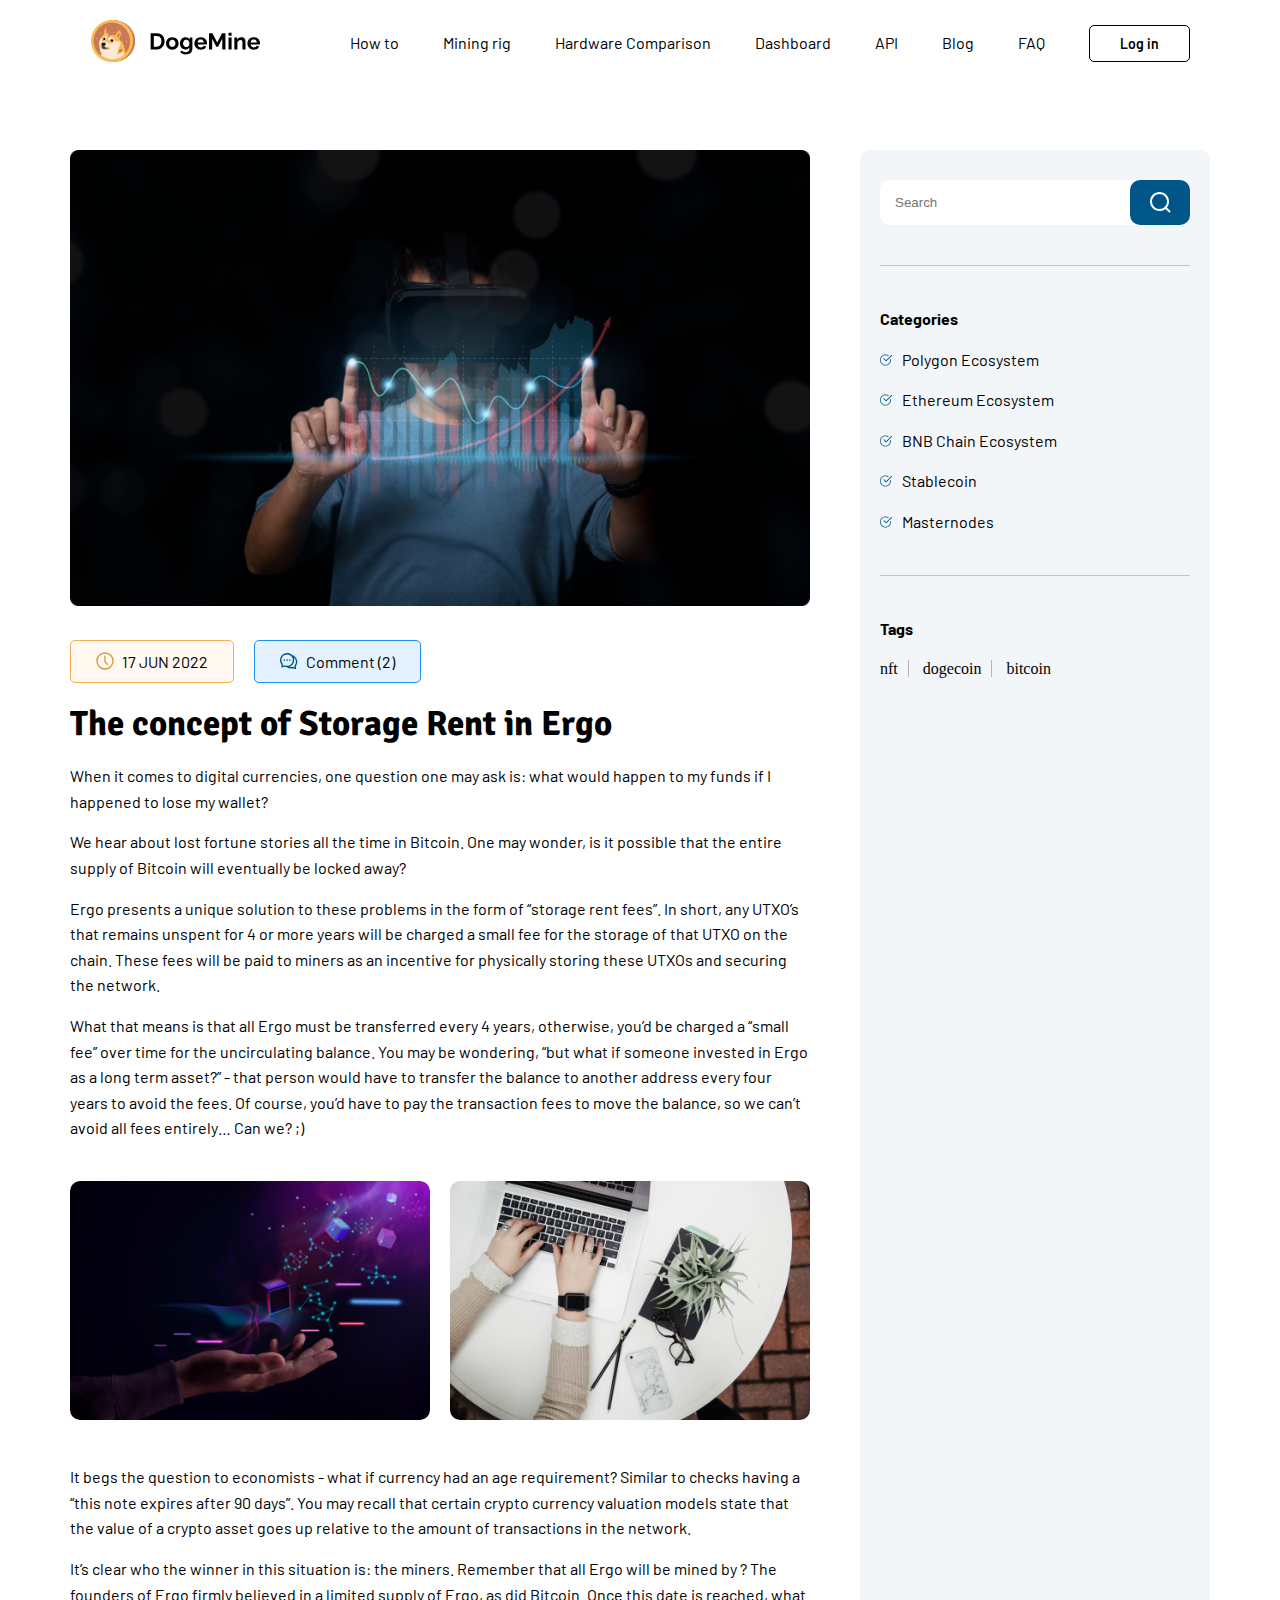
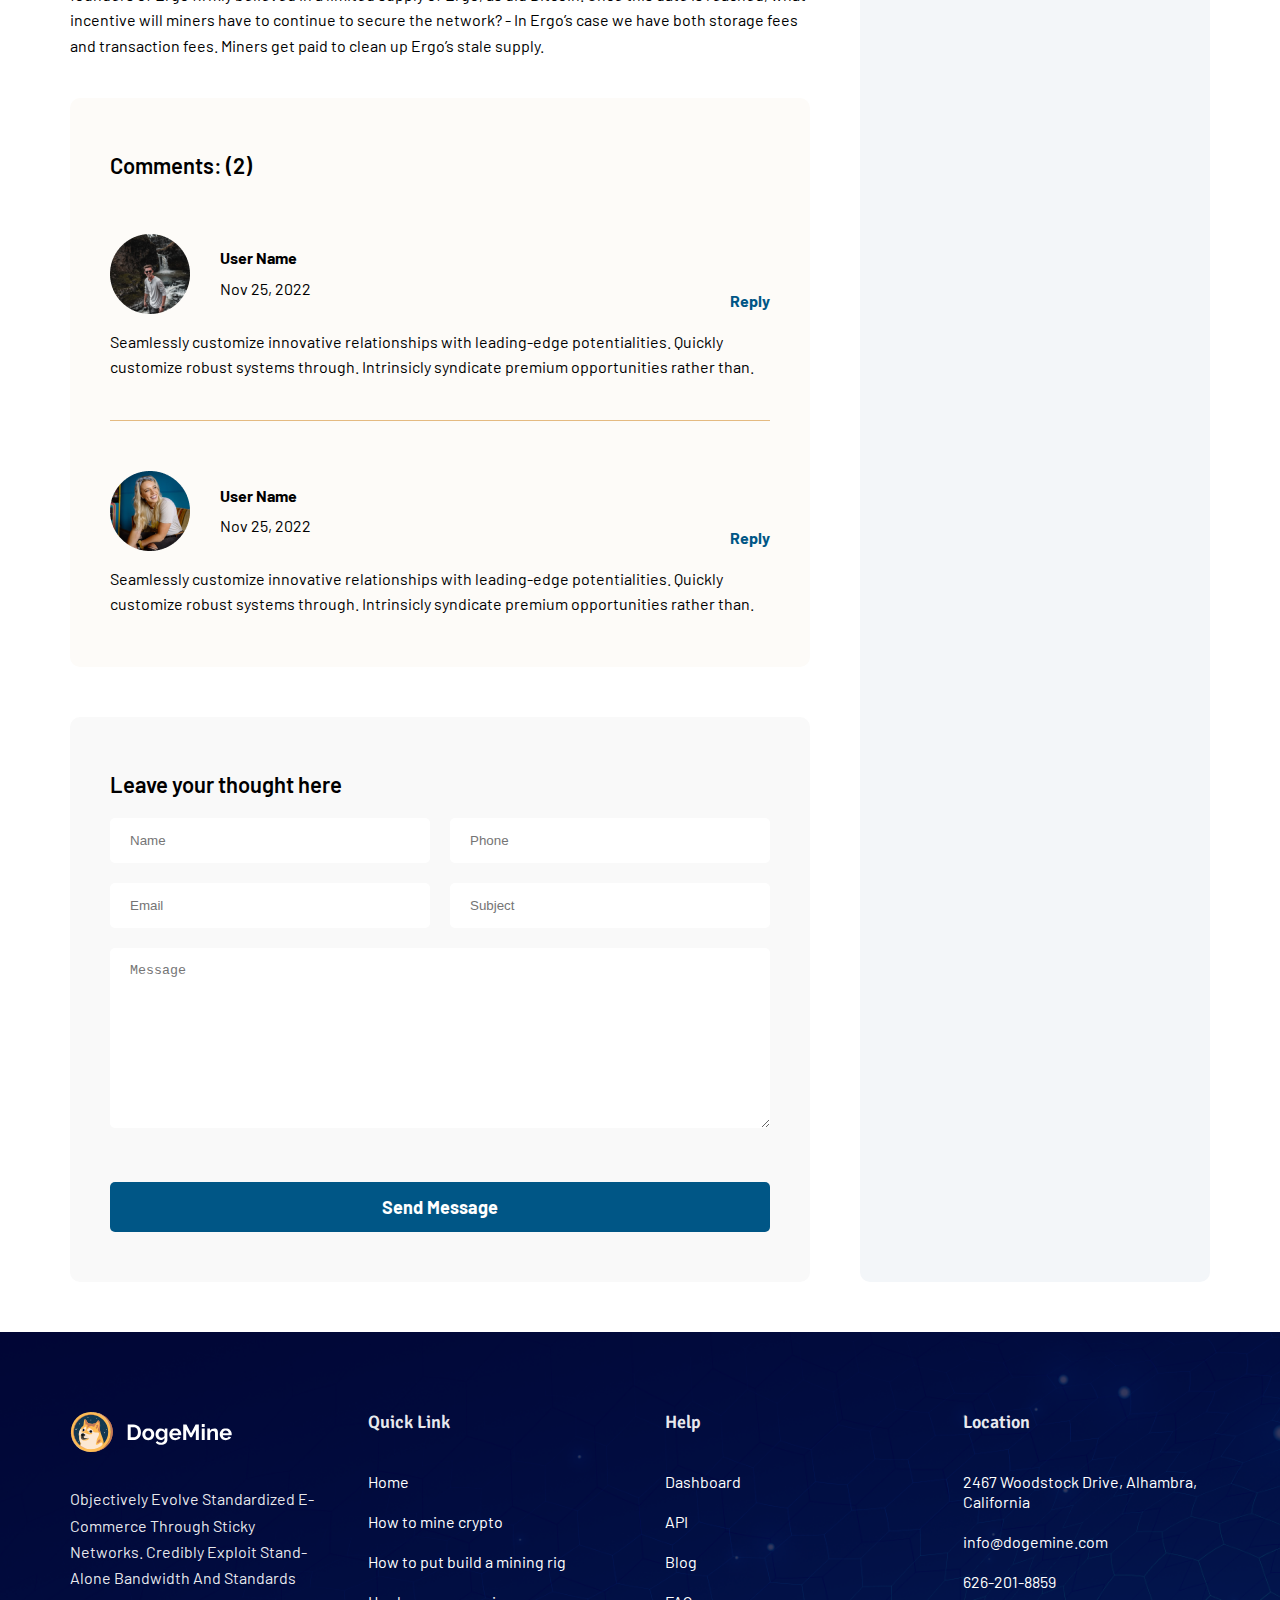
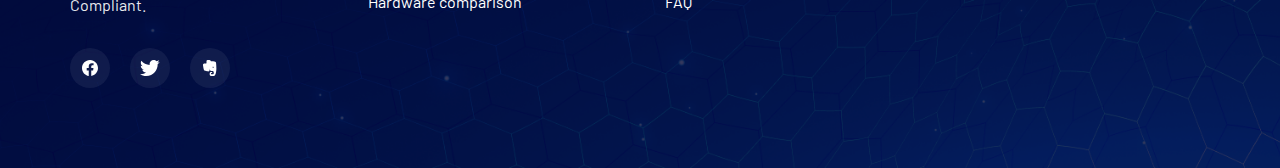
<file: blogdetails.html>
<!DOCTYPE html>
<html lang="en">

<head>
    <meta charset="UTF-8">
    <meta http-equiv="X-UA-Compatible" content="IE=edge">
    <meta name="viewport" content="width=device-width, initial-scale=1.0">
    <link rel="stylesheet" href="assets/css/style.css">
    <link rel="stylesheet" href="assets/css/responsive.css">
    <!-- owl carrosal link -->
    <link rel="stylesheet" href="assets/css/owlCarousel/owl.carousel.min.css">
    <link rel="stylesheet" href="assets/css/owlCarousel/owl.theme.default.min.css">
    <!-- owl carrosal link -->
    <title>Blog Details</title>
</head>

<body>
    <!-- header start -->
    <header>
        <nav>
            <div class="container">
                <div class="menu">
                    <a href="index.html"><img src="assets/images/logo_black.svg" alt=""></a>
                    <ul class="menu_ul" style="left: -1000px;">
                        <li><a href="howTo.html">How to</a></li>
                        <li><a href="#">Mining rig</a></li>
                        <li><a href="hardwareComparison.html">Hardware Comparison</a></li>
                        <li><a href="dashboard.html">Dashboard</a></li>
                        <li><a href="apiDocumentation.html">API</a></li>
                        <li><a href="blog.html">Blog</a></li>
                        <li><a href="faq.html">FAQ</a></li>
                        <li>
                            <button class="login_btn">Log in</button>
                        </li>
                    </ul>
                    <div class="humberger" onclick="handleHumberger()">
                        <div class="line line1" id="line1"></div>
                        <div class="line line2" id="line2"></div>
                        <div class="line line3" id="line3"></div>
                    </div>
                </div>
            </div>
        </nav>
    </header>
    <!-- header end -->

    <!-- main start -->
    <main>
        <div class="container">
            <div class="blog_details_layout">

                <div>
                    <img src="assets/images/blog_detail_img.png" class="blog_detail_img" alt="">
                    <div class="bdl_dblBtn">
                        <button class="yellow_btn">17 JUN 2022</button>
                        <button class="blue_btn">Comment (2)</button>
                    </div>

                    <h1 class="title2 text_black mt_16">The concept of Storage Rent in Ergo</h1>

                    <p class="para1">
                        When it comes to digital currencies, one question one may ask is: what would happen to my funds
                        if I happened to lose my wallet?
                    </p>

                    <p class="para1">
                        We hear about lost fortune stories all the time in Bitcoin. One may wonder, is it possible that
                        the entire supply of Bitcoin will eventually be locked away?
                    </p>

                    <p class="para1">
                        Ergo presents a unique solution to these problems in the form of “storage rent fees”. In short,
                        any UTXO’s that remains unspent for 4 or more years will be charged a small fee for the storage
                        of that UTXO on the chain. These fees will be paid to miners as an incentive for physically
                        storing these UTXOs and securing the network.
                    </p>

                    <p class="para1">
                        What that means is that all Ergo must be transferred every 4 years, otherwise, you’d be charged
                        a “small fee” over time for the uncirculating balance. You may be wondering, “but what if
                        someone invested in Ergo as a long term asset?” - that person would have to transfer the balance
                        to another address every four years to avoid the fees. Of course, you’d have to pay the
                        transaction fees to move the balance, so we can’t avoid all fees entirely… Can we? ;)
                    </p>

                    <div class="bdl_child1_grid">
                        <div>
                            <img src="assets/images/blog_details_card_img1.png" class="blog_details_card_img" alt="">
                        </div>
                        <div>
                            <img src="assets/images/blog_details_card_img2.png" class="blog_details_card_img" alt="">
                        </div>
                    </div>

                    <p class="para1">
                        It begs the question to economists - what if currency had an age requirement? Similar to checks
                        having a “this note expires after 90 days”. You may recall that certain crypto currency
                        valuation models state that the value of a crypto asset goes up relative to the amount of
                        transactions in the network.
                    </p>
                    <p class="para1">
                        It’s clear who the winner in this situation is: the miners. Remember that all Ergo will be mined
                        by <date>? The <a>founders of Ergo</a> firmly believed in a limited supply of Ergo, as did
                            Bitcoin. Once this date is reached, what incentive will miners have to continue to secure
                            the network? - In Ergo’s case we have both storage fees and transaction fees. Miners get
                            paid to clean up Ergo’s stale supply.
                    </p>

                    <div class="bdl_comment spaceXY">
                        <h2 class="title3">Comments: (2)</h2>

                        <div class="bdl_com_flex">
                            <div class="user_info">
                                <img src="assets/images/comment_user.png" alt="">
                                <div>
                                    <h4 class="para1" style="font-weight: 700;">User Name</h4>
                                    <p class="para1">Nov 25, 2022</p>
                                </div>
                            </div>
                            <a href="#" class="para1 text_blue"
                                style="font-weight: bold;text-decoration: none;">Reply</a>
                        </div>

                        <p class="para1 mt_16">
                            Seamlessly customize innovative relationships with leading-edge potentialities. Quickly
                            customize robust systems through. Intrinsicly syndicate premium opportunities rather than.
                        </p>

                        <div class="horizontal_line" style="border-bottom:1px solid #E4BA81;"></div>

                        <div class="bdl_com_flex">
                            <div class="user_info">
                                <img src="assets/images/comment_user2.png" alt="">
                                <div>
                                    <h4 class="para1" style="font-weight: 700;">User Name</h4>
                                    <p class="para1">Nov 25, 2022</p>
                                </div>
                            </div>
                            <a href="#" class="para1 text_blue"
                                style="font-weight: bold;text-decoration: none;">Reply</a>
                        </div>

                        <p class="para1 mt_16">
                            Seamlessly customize innovative relationships with leading-edge potentialities. Quickly
                            customize robust systems through. Intrinsicly syndicate premium opportunities rather than.
                        </p>
                    </div>

                    <div class="msgBox spaceXY">
                        <h2 class="title3 mb_16">Leave your thought here</h2>
                        <div class="msgBox_grid">
                            <div>
                                <input type="text" placeholder="Name" class="w-full msg_input_field">
                            </div>
                            <div>
                                <input type="text" placeholder="Phone" class="w-full msg_input_field">
                            </div>
                            <div>
                                <input type="text" placeholder="Email" class="w-full msg_input_field">
                            </div>
                            <div>
                                <input type="text" placeholder="Subject" class="w-full msg_input_field">
                            </div>
                            <div class="msg_area_div">
                                <textarea 
                                name="" 
                                id="" cols="30" rows="10"
                                class="w-full msg_input_field" placeholder="Message" ></textarea>
                            </div>
                        </div>
                        <div class="msg_send_btn">
                            <button>Send Message</button>
                        </div>
                    </div>
                </div>

                <div class="bdl_child2">
                    <div style="position: relative;">
                        <input type="text" placeholder="Search" class="bdl_child2_input">
                        <div class="bdl_s_div">
                            <img src="assets/images/icons/serach_white.svg" alt="">
                        </div>
                    </div>

                    <div class="horizontal_line"></div>

                    <h4 class="para1" style="font-weight: 700;">Categories</h4>
                    <ul class="bdl_ul">
                        <li>Polygon Ecosystem</li>
                        <li>Ethereum Ecosystem</li>
                        <li>BNB Chain Ecosystem</li>
                        <li>Stablecoin</li>
                        <li>Masternodes</li>
                    </ul>

                    <div class="horizontal_line"></div>

                    <h4 class="para1" style="font-weight: 700;">Tags</h4>

                    <ul class="bdl_ul1">
                        <li>nft</li>
                        <li>dogecoin</li>
                        <li>bitcoin</li>
                    </ul>
                </div>
            </div>
        </div>
    </main>
    <!-- main end -->


    <!-- footer start -->
    <footer>
        <div class="container">
            <div class="footer_main">
                <div class="footer_child footer_child1">
                    <img src="assets/images/logo_white.svg" alt="">
                    <p class="footer_child_para">
                        Objectively evolve standardized e-commerce through sticky networks. Credibly exploit stand-alone
                        bandwidth and standards compliant.
                    </p>
                    <div class="footer_social_main">
                        <a href="#">
                            <div class="footer_s_div">
                                <img src="assets/images/icons/facebook.svg" alt="">
                            </div>
                        </a>
                        <a href="#">
                            <div class="footer_s_div">
                                <img src="assets/images/icons/twitter.svg" alt="">
                            </div>
                        </a>
                        <a href="#">
                            <div class="footer_s_div">
                                <img src="assets/images/icons/elephant.svg" alt="">
                            </div>
                        </a>
                    </div>
                </div>
                <div class="footer_child">
                    <h5 class="footer_title">Quick Link</h5>
                    <ul class="footer_ul">
                        <li><a href="#">Home</a></li>
                        <li><a href="#">How to mine crypto</a></li>
                        <li><a href="#">How to put build a mining rig</a></li>
                        <li><a href="#">Hardware comparison</a></li>
                    </ul>
                </div>
                <div class="footer_child">
                    <h5 class="footer_title">Help</h5>
                    <ul class="footer_ul">
                        <li><a href="#">Dashboard</a></li>
                        <li><a href="#">API</a></li>
                        <li><a href="#">Blog</a></li>
                        <li><a href="#">FAQ</a></li>
                    </ul>
                </div>
                <div class="footer_child">
                    <h5 class="footer_title">Location</h5>
                    <ul class="footer_ul">
                        <li><a href="#">2467 Woodstock Drive, Alhambra, California</a></li>
                        <li><a href="#">info@dogemine.com</a></li>
                        <li><a href="#">626-201-8859</a></li>
                    </ul>
                </div>
            </div>
        </div>
    </footer>
    <!-- footer end -->


    <!-- function js start -->
    <script src="assets/js/function.js"></script>
    <!-- function js end -->

</body>

</html>
</file>
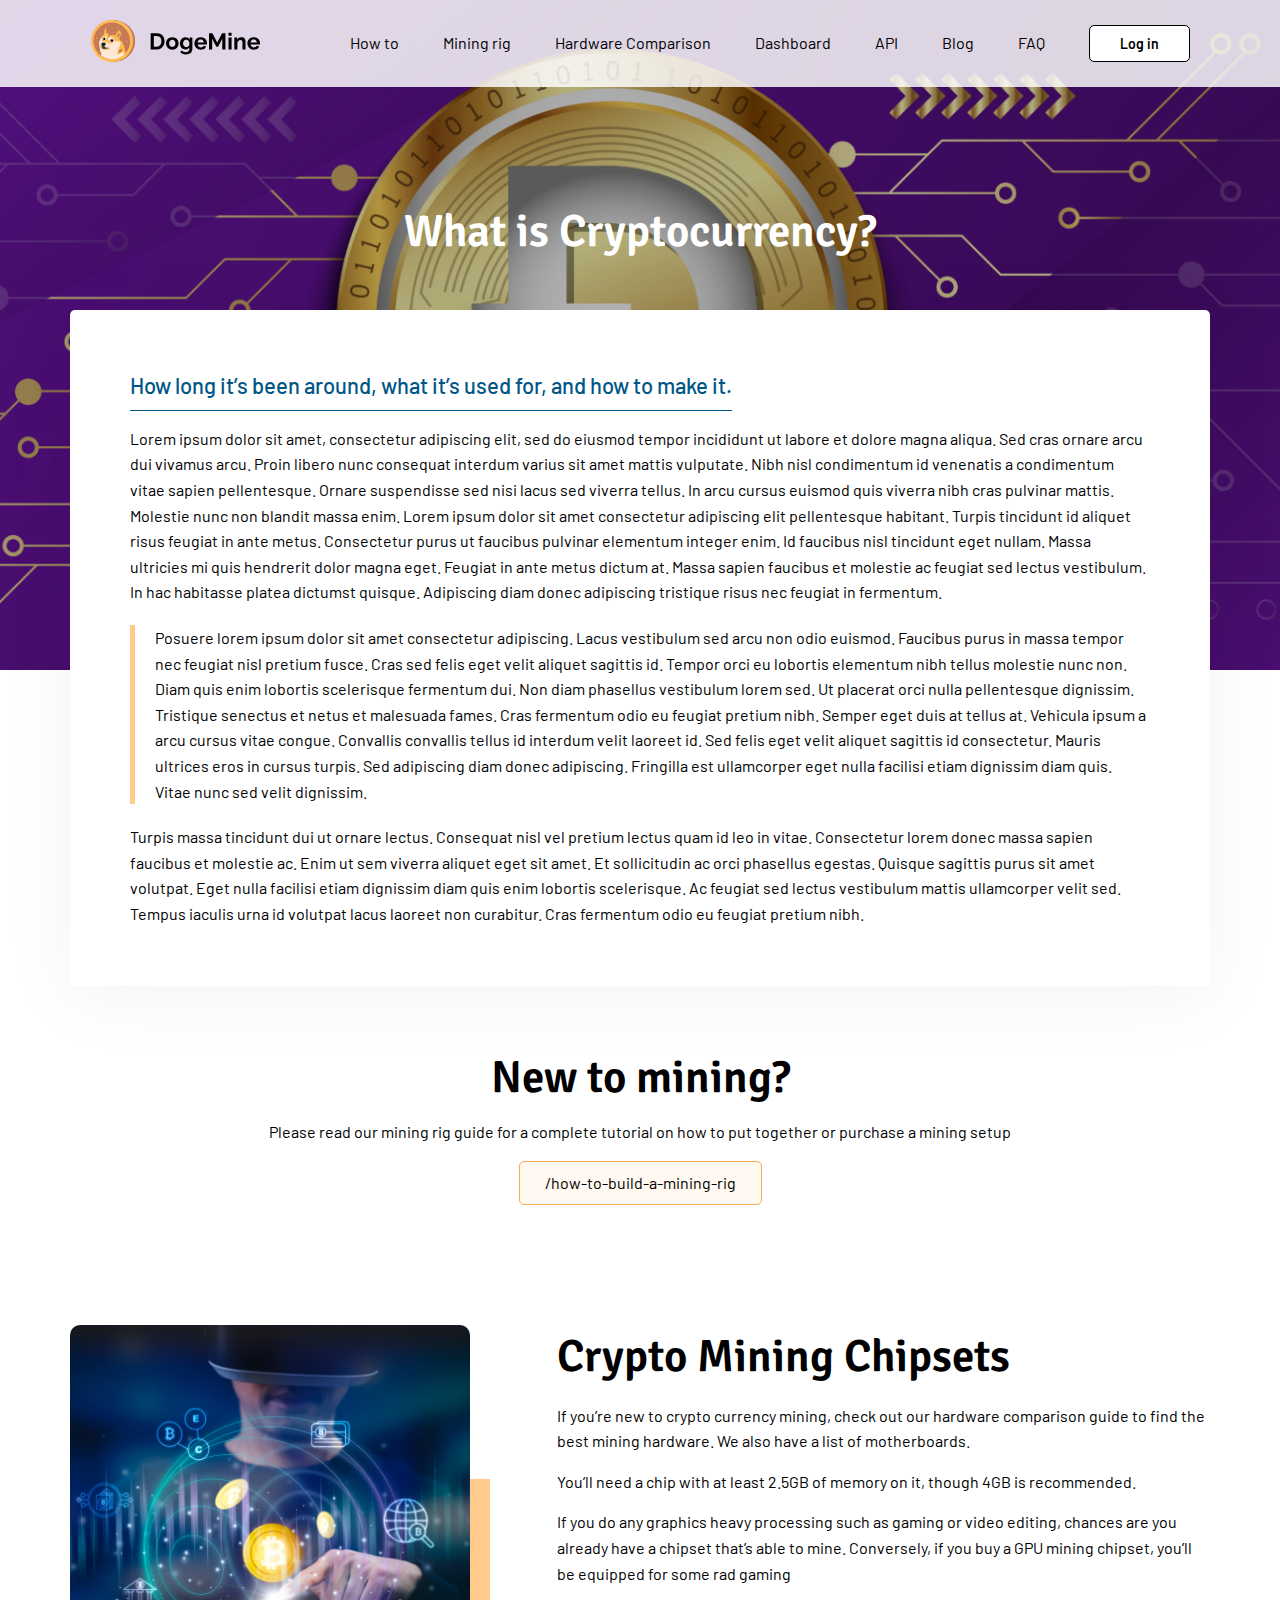
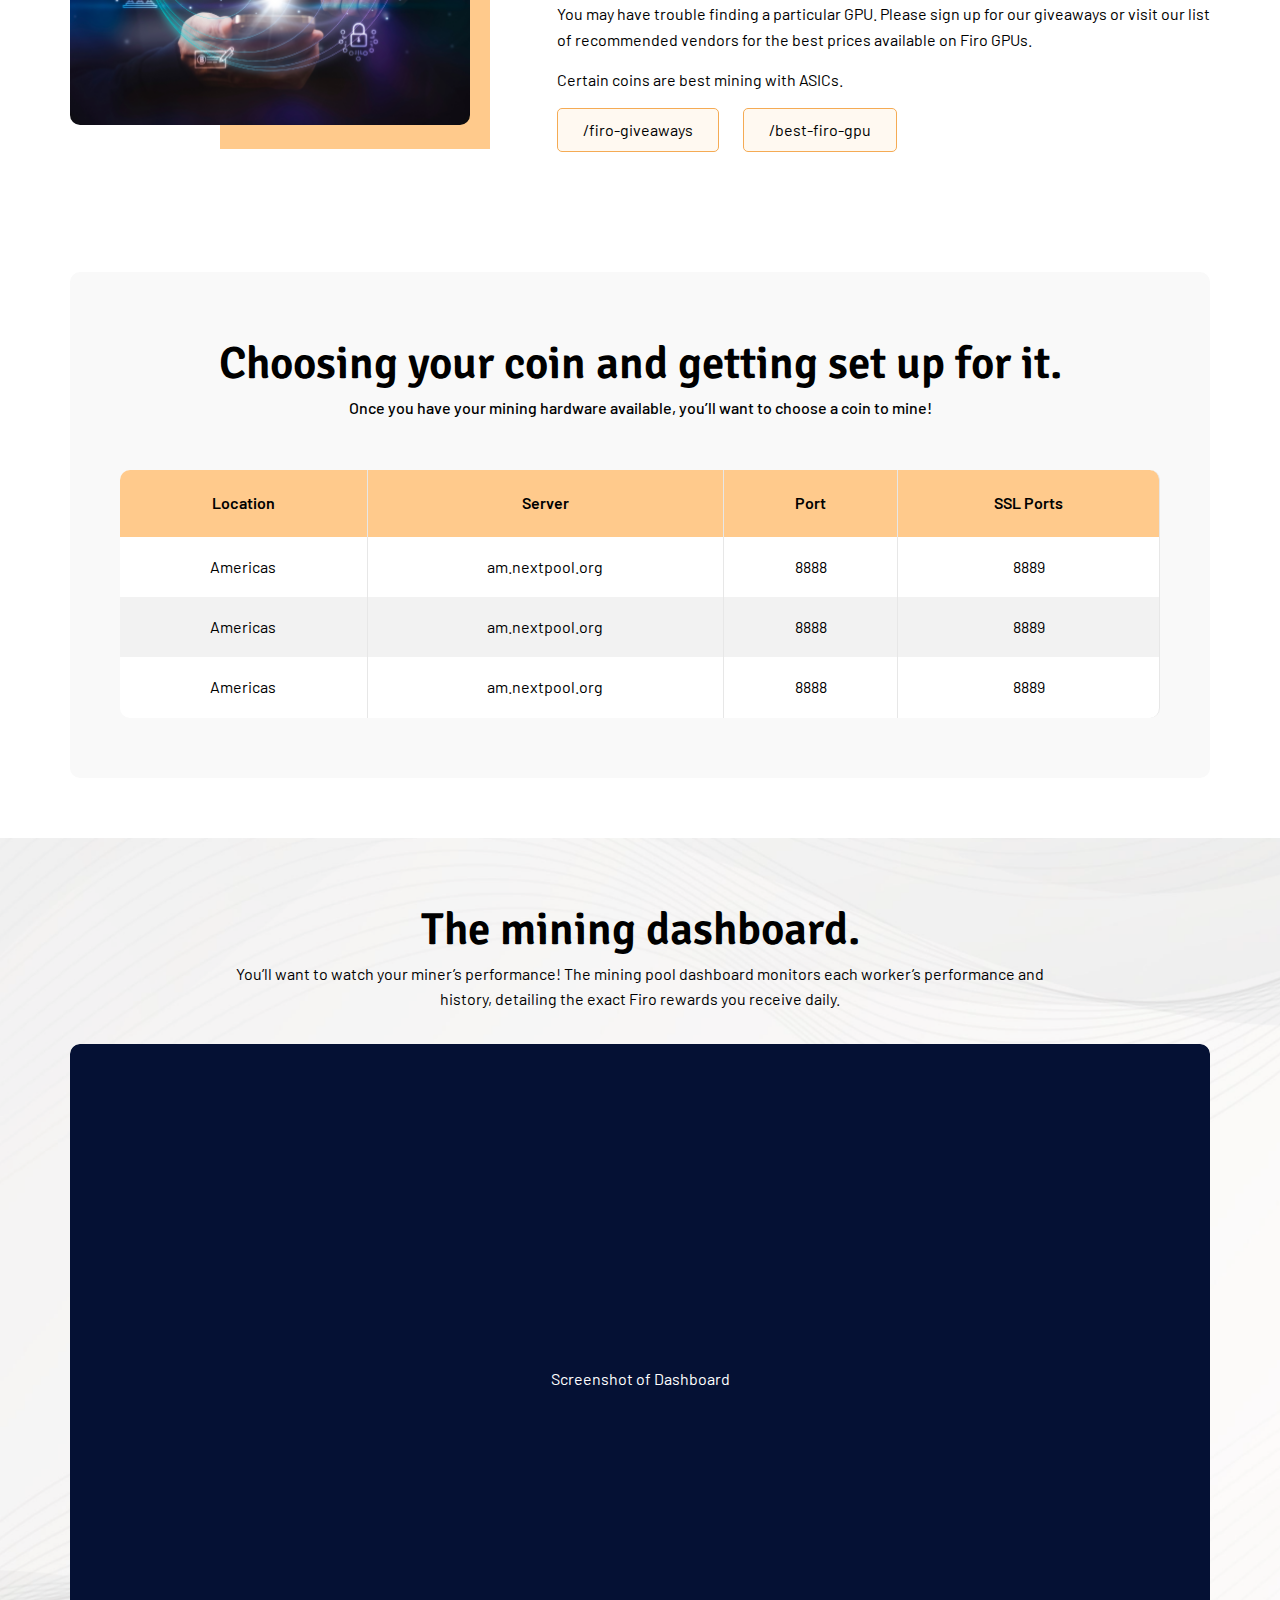
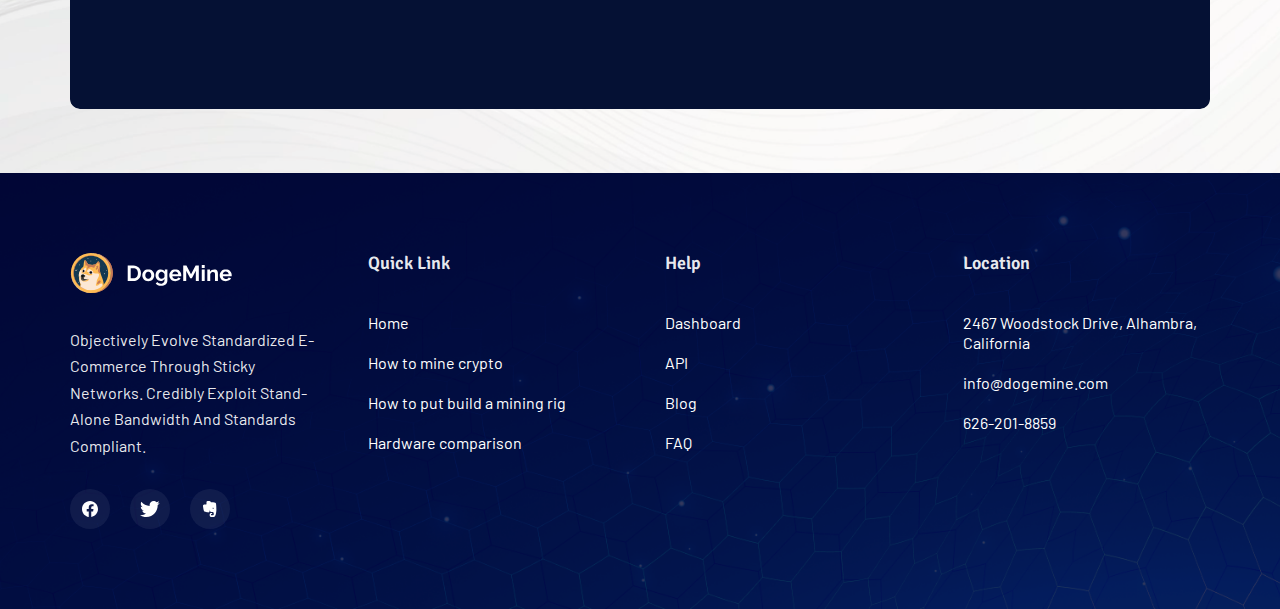
<file: cryptocurrency.html>
<!DOCTYPE html>
<html lang="en">

<head>
    <meta charset="UTF-8">
    <meta http-equiv="X-UA-Compatible" content="IE=edge">
    <meta name="viewport" content="width=device-width, initial-scale=1.0">
    <link rel="stylesheet" href="assets/css/style.css">
    <link rel="stylesheet" href="assets/css/responsive.css">
    <!-- owl carrosal link -->
    <link rel="stylesheet" href="assets/css/owlCarousel/owl.carousel.min.css">
    <link rel="stylesheet" href="assets/css/owlCarousel/owl.theme.default.min.css">
    <!-- owl carrosal link -->
    <title>What is Cryptocurrency?</title>
</head>

<body>
    <!-- header start -->
    <header>
        <nav>
            <div class="container">
                <div class="menu">
                    <a href="index.html"><img src="assets/images/logo_black.svg" alt=""></a>
                    <ul class="menu_ul" style="left: -1000px;">
                        <li><a href="howTo.html">How to</a></li>
                        <li><a href="#">Mining rig</a></li>
                        <li><a href="hardwareComparison.html">Hardware Comparison</a></li>
                        <li><a href="dashboard.html">Dashboard</a></li>
                        <li><a href="apiDocumentation.html">API</a></li>
                        <li><a href="blog.html">Blog</a></li>
                        <li><a href="faq.html">FAQ</a></li>
                        <li>
                            <button class="login_btn">Log in</button>
                        </li>
                    </ul>
                    <div class="humberger" onclick="handleHumberger()">
                        <div class="line line1" id="line1"></div>
                        <div class="line line2" id="line2"></div>
                        <div class="line line3" id="line3"></div>
                    </div>
                </div>
            </div>
        </nav>
    </header>
    <!-- header end -->

    <!-- crypto section_1 start -->
    <div class="cryptoS1 spaceY">
        <div class="container">
            <h1 class="title1 text_center text_white">What is Cryptocurrency?</h1>

        </div>
    </div>

    <div class="container">
        <div class="CrytopS1_div">
            <h1>
                How long it’s been around, what it’s used for, and how to make it.
            </h1>

            <p class="para1">
                Lorem ipsum dolor sit amet, consectetur adipiscing elit, sed do eiusmod tempor incididunt ut labore
                et dolore magna aliqua. Sed cras ornare arcu dui vivamus arcu. Proin libero nunc consequat interdum
                varius sit amet mattis vulputate. Nibh nisl condimentum id venenatis a condimentum vitae sapien
                pellentesque. Ornare suspendisse sed nisi lacus sed viverra tellus. In arcu cursus euismod quis
                viverra nibh cras pulvinar mattis. Molestie nunc non blandit massa enim. Lorem ipsum dolor sit amet
                consectetur adipiscing elit pellentesque habitant. Turpis tincidunt id aliquet risus feugiat in ante
                metus. Consectetur purus ut faucibus pulvinar elementum integer enim. Id faucibus nisl tincidunt
                eget nullam. Massa ultricies mi quis hendrerit dolor magna eget. Feugiat in ante metus dictum at.
                Massa sapien faucibus et molestie ac feugiat sed lectus vestibulum. In hac habitasse platea dictumst
                quisque. Adipiscing diam donec adipiscing tristique risus nec feugiat in fermentum.
            </p>

            <p class="para1 CrytopS1_div_parastyle1">
                Posuere lorem ipsum dolor sit amet consectetur adipiscing. Lacus vestibulum sed arcu non odio
                euismod. Faucibus purus in massa tempor nec feugiat nisl pretium fusce. Cras sed felis eget velit
                aliquet sagittis id. Tempor orci eu lobortis elementum nibh tellus molestie nunc non. Diam quis enim
                lobortis scelerisque fermentum dui. Non diam phasellus vestibulum lorem sed. Ut placerat orci nulla
                pellentesque dignissim. Tristique senectus et netus et malesuada fames. Cras fermentum odio eu
                feugiat pretium nibh. Semper eget duis at tellus at. Vehicula ipsum a arcu cursus vitae congue.
                Convallis convallis tellus id interdum velit laoreet id. Sed felis eget velit aliquet sagittis id
                consectetur. Mauris ultrices eros in cursus turpis. Sed adipiscing diam donec adipiscing. Fringilla
                est ullamcorper eget nulla facilisi etiam dignissim diam quis. Vitae nunc sed velit dignissim.
            </p>

            <p class="para1">
                Turpis massa tincidunt dui ut ornare lectus. Consequat nisl vel pretium lectus quam id leo in vitae.
                Consectetur lorem donec massa sapien faucibus et molestie ac. Enim ut sem viverra aliquet eget sit
                amet. Et sollicitudin ac orci phasellus egestas. Quisque sagittis purus sit amet volutpat. Eget
                nulla facilisi etiam dignissim diam quis enim lobortis scelerisque. Ac feugiat sed lectus vestibulum
                mattis ullamcorper velit sed. Tempus iaculis urna id volutpat lacus laoreet non curabitur. Cras
                fermentum odio eu feugiat pretium nibh.
            </p>
        </div>
    </div>
    <!-- crypto section_1 end -->


    <!-- crypto section_2 start -->
    <div class="cryptoS2 spaceY">
        <div class="container">
            <h1 class="title1 text_center">New to mining?</h1>
            <p class="para1 text_center mb_16">Please read our mining rig guide for a complete tutorial on how to put
                together or purchase a mining setup</p>
            <div class="text_center">
                <button class="yellow_btn">/how-to-build-a-mining-rig</button>
            </div>
        </div>
    </div>
    <!-- crypto section_2 end -->


    <!-- crypto section_3 start -->
    <div class="spaceY">
        <div class="container">
            <div class="cryptoS3_grid">
                <div class="cryptoS3_grid_child">
                    <div class="crypto_S3_img_div">
                        <img src="assets/images/crypto_S3_img.png" class="crypto_S3_img" alt="">
                        <div class="crypto_S3_img_overlay"></div>
                    </div>
                </div>
                <div class="cryptoS3_grid_child">
                    <h1 class="title1">Crypto Mining Chipsets</h1>
                    <p class="para1">
                        If you’re new to crypto currency mining, check out our hardware comparison guide to find the
                        best mining hardware. We also have a list of motherboards.
                    </p>
                    <p class="para1">
                        You’ll need a chip with at least 2.5GB of memory on it, though 4GB is recommended.
                    </p>
                    <p class="para1">
                        If you do any graphics heavy processing such as gaming or video editing, chances are you already
                        have a chipset that’s able to mine. Conversely, if you buy a GPU mining chipset, you’ll be
                        equipped for some rad gaming
                    </p>
                    <p class="para1">
                        You may have trouble finding a particular GPU. Please sign up for our giveaways or visit our
                        list of recommended vendors for the best prices available on Firo GPUs.
                    </p>
                    <p class="para1">
                        Certain coins are best mining with ASICs.
                    </p>

                    <div class="crp_dbl_btn">
                        <button class="yellow_btn">/firo-giveaways</button>
                        <button class="yellow_btn crp_btn2">/best-firo-gpu</button>
                    </div>
                </div>

            </div>
        </div>
    </div>
    <!-- crypto section_3 end -->


    <!-- crypto section_4 start -->
    <div class="spaceY">
        <div class="cryptoS4 container spaceY">
            <h1 class="text_center title1">Choosing your coin and getting set up for it.</h1>
            <p class="para1 fw-bold text_center">Once you have your mining hardware available, you’ll want to choose a
                coin
                to mine!
            </p>

            <div class="cryptoS4_table_div">
                <table>
                    <thead>
                        <th>Location</th>
                        <th>Server</th>
                        <th>Port</th>
                        <th>SSL Ports</th>
                    </thead>
                    <tbody>
                        <tr>
                            <td>Americas</td>
                            <td>am.nextpool.org</td>
                            <td>8888</td>
                            <td>8889</td>
                        </tr>
                        <tr>
                            <td>Americas</td>
                            <td>am.nextpool.org</td>
                            <td>8888</td>
                            <td>8889</td>
                        </tr>
                    <tfoot>
                        <tr>
                            <td>Americas</td>
                            <td>am.nextpool.org</td>
                            <td>8888</td>
                            <td>8889</td>
                        </tr>
                    </tfoot>
                    </tbody>
                </table>
            </div>
        </div>
    </div>
    <!-- crypto section_4 end -->

    <!-- crypto section_5 start -->
    <div class="cryptoS5 spaceY">
        <div class="container">
            <h1 class="title1 text_center">The mining dashboard.</h1>
            <p class="para1 text_center mb_32">
                You’ll want to watch your miner’s performance! The mining pool dashboard monitors each worker’s
                performance and <br> history, detailing the exact Firo rewards you receive daily.
            </p>

            <div class="sod_div">
                <img src="assets/images/ScreenshotofDashboard.png" class="sod_img" alt="">
                <p class="sod_text para1 text_white">Screenshot of Dashboard</p>
            </div>
        </div>
    </div>
    <!-- crypto section_5 end -->




    <!-- footer start -->
    <footer>
        <div class="container">
            <div class="footer_main">
                <div class="footer_child footer_child1">
                    <img src="assets/images/logo_white.svg" alt="">
                    <p class="footer_child_para">
                        Objectively evolve standardized e-commerce through sticky networks. Credibly exploit stand-alone
                        bandwidth and standards compliant.
                    </p>
                    <div class="footer_social_main">
                        <a href="#">
                            <div class="footer_s_div">
                                <img src="assets/images/icons/facebook.svg" alt="">
                            </div>
                        </a>
                        <a href="#">
                            <div class="footer_s_div">
                                <img src="assets/images/icons/twitter.svg" alt="">
                            </div>
                        </a>
                        <a href="#">
                            <div class="footer_s_div">
                                <img src="assets/images/icons/elephant.svg" alt="">
                            </div>
                        </a>
                    </div>
                </div>
                <div class="footer_child">
                    <h5 class="footer_title">Quick Link</h5>
                    <ul class="footer_ul">
                        <li><a href="#">Home</a></li>
                        <li><a href="#">How to mine crypto</a></li>
                        <li><a href="#">How to put build a mining rig</a></li>
                        <li><a href="#">Hardware comparison</a></li>
                    </ul>
                </div>
                <div class="footer_child">
                    <h5 class="footer_title">Help</h5>
                    <ul class="footer_ul">
                        <li><a href="#">Dashboard</a></li>
                        <li><a href="#">API</a></li>
                        <li><a href="#">Blog</a></li>
                        <li><a href="#">FAQ</a></li>
                    </ul>
                </div>
                <div class="footer_child">
                    <h5 class="footer_title">Location</h5>
                    <ul class="footer_ul">
                        <li><a href="#">2467 Woodstock Drive, Alhambra, California</a></li>
                        <li><a href="#">info@dogemine.com</a></li>
                        <li><a href="#">626-201-8859</a></li>
                    </ul>
                </div>
            </div>
        </div>
    </footer>
    <!-- footer end -->


    <!-- function js start -->
    <script src="assets/js/function.js"></script>
    <!-- function js end -->

</body>

</html>
</file>
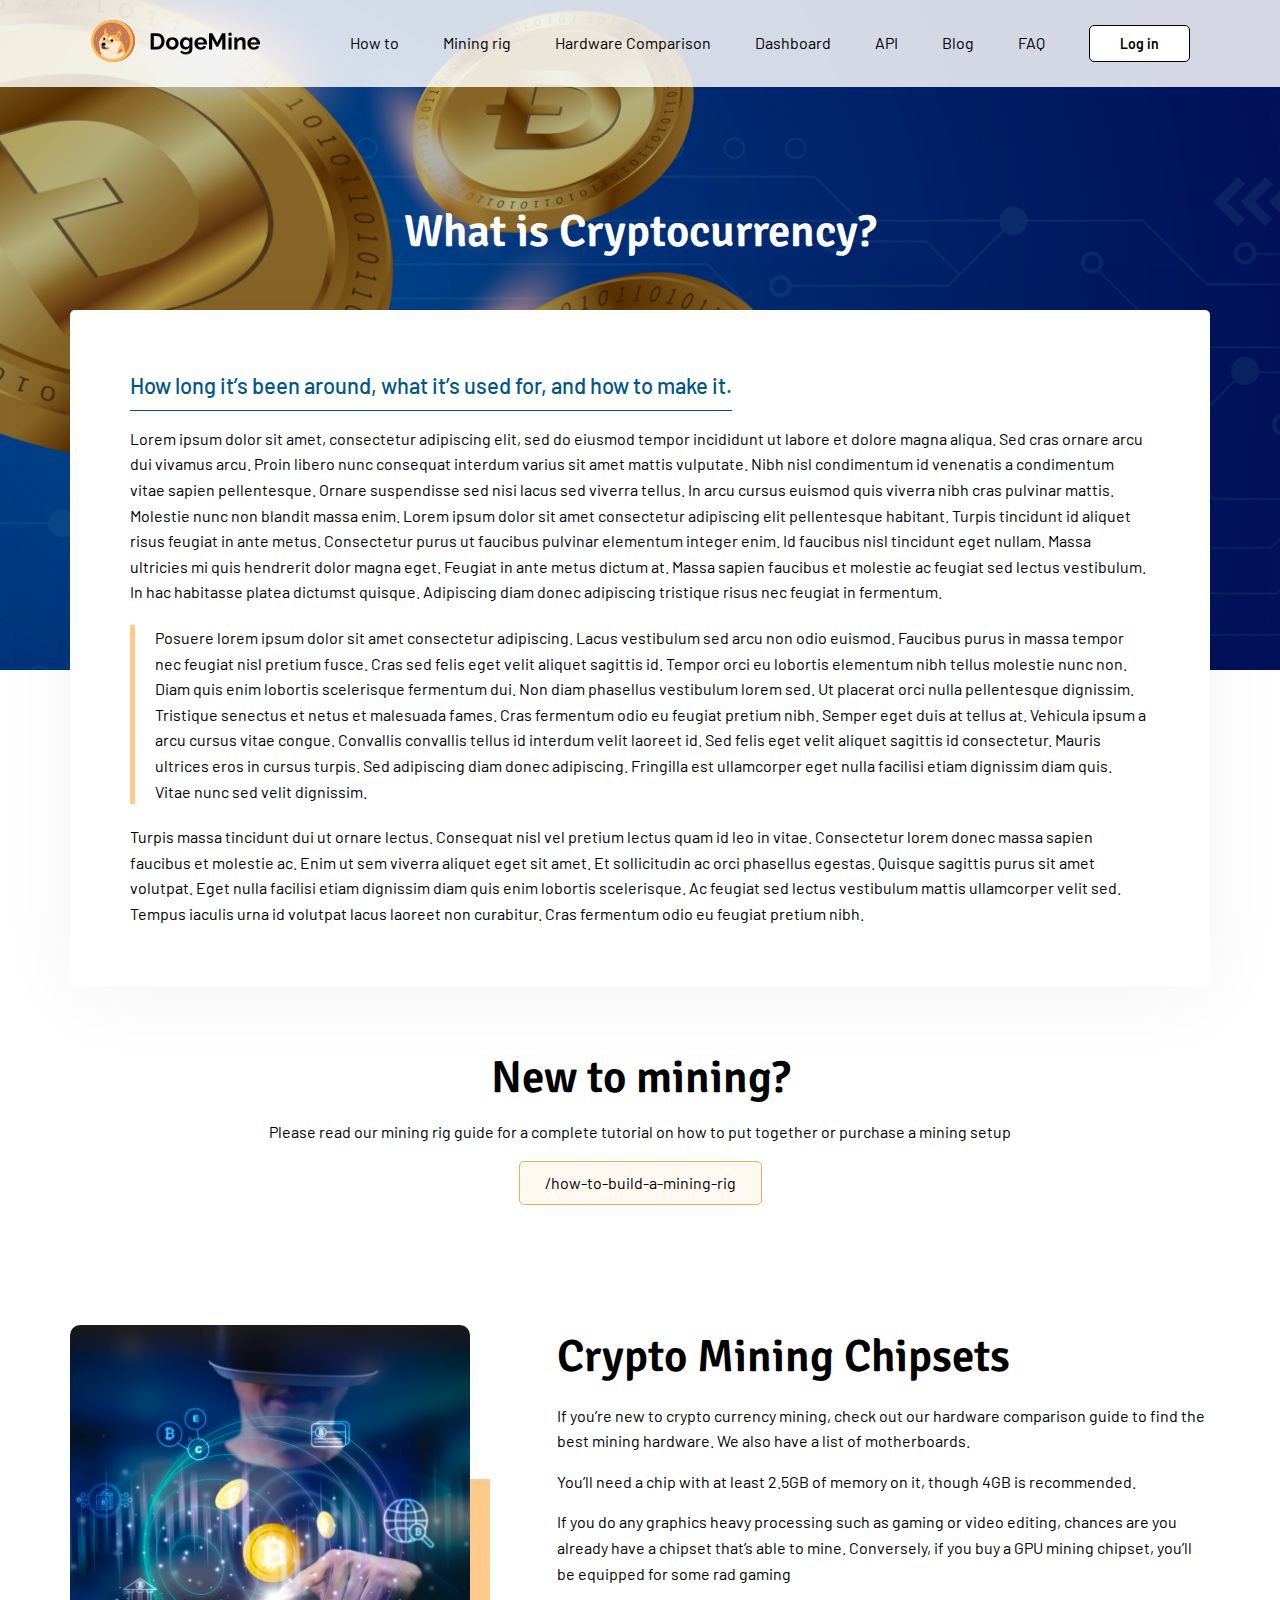
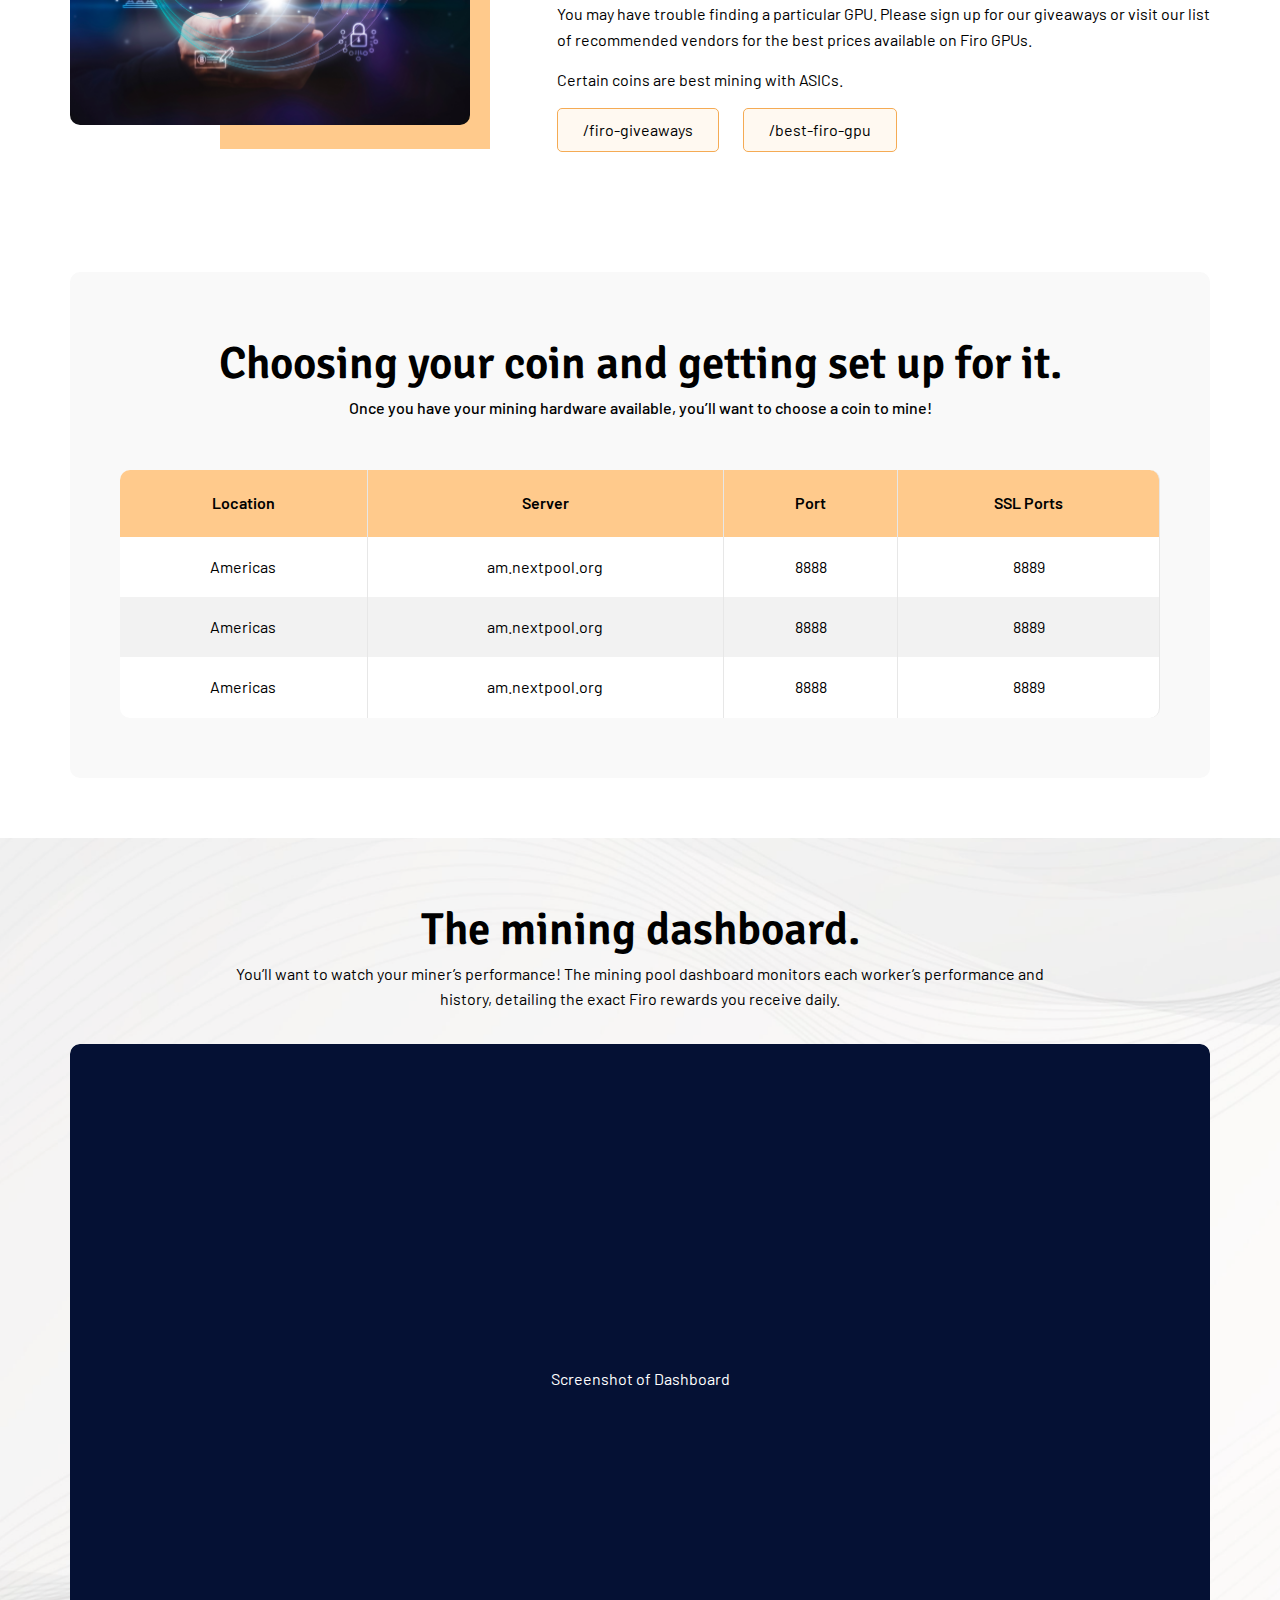
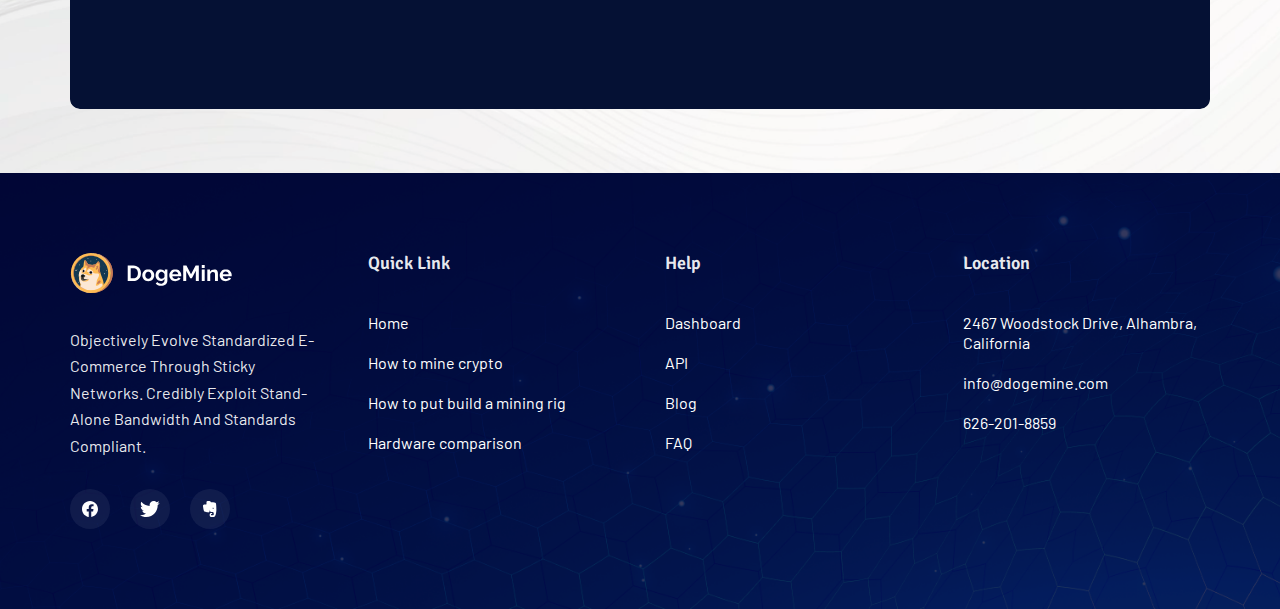
<file: cryptocurrency2.html>
<!DOCTYPE html>
<html lang="en">

<head>
    <meta charset="UTF-8">
    <meta http-equiv="X-UA-Compatible" content="IE=edge">
    <meta name="viewport" content="width=device-width, initial-scale=1.0">
    <link rel="stylesheet" href="assets/css/style.css">
    <link rel="stylesheet" href="assets/css/responsive.css">
    <!-- owl carrosal link -->
    <link rel="stylesheet" href="assets/css/owlCarousel/owl.carousel.min.css">
    <link rel="stylesheet" href="assets/css/owlCarousel/owl.theme.default.min.css">
    <!-- owl carrosal link -->
    <title>What is Cryptocurrency?</title>
</head>

<body>
    <!-- header start -->
    <header>
        <nav>
            <div class="container">
                <div class="menu">
                    <a href="index.html"><img src="assets/images/logo_black.svg" alt=""></a>
                    <ul class="menu_ul" style="left: -1000px;">
                        <li><a href="howTo.html">How to</a></li>
                        <li><a href="#">Mining rig</a></li>
                        <li><a href="hardwareComparison.html">Hardware Comparison</a></li>
                        <li><a href="dashboard.html">Dashboard</a></li>
                        <li><a href="apiDocumentation.html">API</a></li>
                        <li><a href="blog.html">Blog</a></li>
                        <li><a href="faq.html">FAQ</a></li>
                        <li>
                            <button class="login_btn">Log in</button>
                        </li>
                    </ul>
                    <div class="humberger" onclick="handleHumberger()">
                        <div class="line line1" id="line1"></div>
                        <div class="line line2" id="line2"></div>
                        <div class="line line3" id="line3"></div>
                    </div>
                </div>
            </div>
        </nav>
    </header>
    <!-- header end -->

    <main>
        <!-- crypto section_1 start -->
        <div class="cryptoS1 crypto2S1 spaceY">
            <div class="container">
                <h1 class="title1 text_center text_white">What is Cryptocurrency?</h1>

            </div>
        </div>

        <div class="container">
            <div class="CrytopS1_div">
                <h1>
                    How long it’s been around, what it’s used for, and how to make it.
                </h1>

                <p class="para1">
                    Lorem ipsum dolor sit amet, consectetur adipiscing elit, sed do eiusmod tempor incididunt ut labore
                    et dolore magna aliqua. Sed cras ornare arcu dui vivamus arcu. Proin libero nunc consequat interdum
                    varius sit amet mattis vulputate. Nibh nisl condimentum id venenatis a condimentum vitae sapien
                    pellentesque. Ornare suspendisse sed nisi lacus sed viverra tellus. In arcu cursus euismod quis
                    viverra nibh cras pulvinar mattis. Molestie nunc non blandit massa enim. Lorem ipsum dolor sit amet
                    consectetur adipiscing elit pellentesque habitant. Turpis tincidunt id aliquet risus feugiat in ante
                    metus. Consectetur purus ut faucibus pulvinar elementum integer enim. Id faucibus nisl tincidunt
                    eget nullam. Massa ultricies mi quis hendrerit dolor magna eget. Feugiat in ante metus dictum at.
                    Massa sapien faucibus et molestie ac feugiat sed lectus vestibulum. In hac habitasse platea dictumst
                    quisque. Adipiscing diam donec adipiscing tristique risus nec feugiat in fermentum.
                </p>

                <p class="para1 CrytopS1_div_parastyle1">
                    Posuere lorem ipsum dolor sit amet consectetur adipiscing. Lacus vestibulum sed arcu non odio
                    euismod. Faucibus purus in massa tempor nec feugiat nisl pretium fusce. Cras sed felis eget velit
                    aliquet sagittis id. Tempor orci eu lobortis elementum nibh tellus molestie nunc non. Diam quis enim
                    lobortis scelerisque fermentum dui. Non diam phasellus vestibulum lorem sed. Ut placerat orci nulla
                    pellentesque dignissim. Tristique senectus et netus et malesuada fames. Cras fermentum odio eu
                    feugiat pretium nibh. Semper eget duis at tellus at. Vehicula ipsum a arcu cursus vitae congue.
                    Convallis convallis tellus id interdum velit laoreet id. Sed felis eget velit aliquet sagittis id
                    consectetur. Mauris ultrices eros in cursus turpis. Sed adipiscing diam donec adipiscing. Fringilla
                    est ullamcorper eget nulla facilisi etiam dignissim diam quis. Vitae nunc sed velit dignissim.
                </p>

                <p class="para1">
                    Turpis massa tincidunt dui ut ornare lectus. Consequat nisl vel pretium lectus quam id leo in vitae.
                    Consectetur lorem donec massa sapien faucibus et molestie ac. Enim ut sem viverra aliquet eget sit
                    amet. Et sollicitudin ac orci phasellus egestas. Quisque sagittis purus sit amet volutpat. Eget
                    nulla facilisi etiam dignissim diam quis enim lobortis scelerisque. Ac feugiat sed lectus vestibulum
                    mattis ullamcorper velit sed. Tempus iaculis urna id volutpat lacus laoreet non curabitur. Cras
                    fermentum odio eu feugiat pretium nibh.
                </p>
            </div>
        </div>
        <!-- crypto section_1 end -->


        <!-- crypto section_2 start -->
        <div class="cryptoS2 spaceY">
            <div class="container">
                <h1 class="title1 text_center">New to mining?</h1>
                <p class="para1 text_center mb_16">Please read our mining rig guide for a complete tutorial on how to
                    put
                    together or purchase a mining setup</p>
                <div class="text_center">
                    <button class="yellow_btn">/how-to-build-a-mining-rig</button>
                </div>
            </div>
        </div>
        <!-- crypto section_2 end -->


        <!-- crypto section_3 start -->
        <div class="spaceY">
            <div class="container">
                <div class="cryptoS3_grid">
                    <div class="cryptoS3_grid_child">
                        <div class="crypto_S3_img_div">
                            <img src="assets/images/crypto_S3_img.png" class="crypto_S3_img" alt="">
                            <div class="crypto_S3_img_overlay"></div>
                        </div>
                    </div>
                    <div class="cryptoS3_grid_child">
                        <h1 class="title1">Crypto Mining Chipsets</h1>
                        <p class="para1">
                            If you’re new to crypto currency mining, check out our hardware comparison guide to find the
                            best mining hardware. We also have a list of motherboards.
                        </p>
                        <p class="para1">
                            You’ll need a chip with at least 2.5GB of memory on it, though 4GB is recommended.
                        </p>
                        <p class="para1">
                            If you do any graphics heavy processing such as gaming or video editing, chances are you
                            already
                            have a chipset that’s able to mine. Conversely, if you buy a GPU mining chipset, you’ll be
                            equipped for some rad gaming
                        </p>
                        <p class="para1">
                            You may have trouble finding a particular GPU. Please sign up for our giveaways or visit our
                            list of recommended vendors for the best prices available on Firo GPUs.
                        </p>
                        <p class="para1">
                            Certain coins are best mining with ASICs.
                        </p>

                        <div class="crp_dbl_btn">
                            <button class="yellow_btn">/firo-giveaways</button>
                            <button class="yellow_btn crp_btn2">/best-firo-gpu</button>
                        </div>
                    </div>

                </div>
            </div>
        </div>
        <!-- crypto section_3 end -->


        <!-- crypto section_4 start -->
        <div class="spaceY">
            <div class="cryptoS4 container spaceY">
                <h1 class="text_center title1">Choosing your coin and getting set up for it.</h1>
                <p class="para1 fw-bold text_center">Once you have your mining hardware available, you’ll want to choose
                    a
                    coin
                    to mine!
                </p>

                <div class="cryptoS4_table_div">
                    <table>
                        <thead>
                            <th>Location</th>
                            <th>Server</th>
                            <th>Port</th>
                            <th>SSL Ports</th>
                        </thead>
                        <tbody>
                            <tr>
                                <td>Americas</td>
                                <td>am.nextpool.org</td>
                                <td>8888</td>
                                <td>8889</td>
                            </tr>
                            <tr>
                                <td>Americas</td>
                                <td>am.nextpool.org</td>
                                <td>8888</td>
                                <td>8889</td>
                            </tr>
                        <tfoot>
                            <tr>
                                <td>Americas</td>
                                <td>am.nextpool.org</td>
                                <td>8888</td>
                                <td>8889</td>
                            </tr>
                        </tfoot>
                        </tbody>
                    </table>
                </div>
            </div>
        </div>
        <!-- crypto section_4 end -->

        <!-- crypto section_5 start -->
        <div class="cryptoS5 spaceY">
            <div class="container">
                <h1 class="title1 text_center">The mining dashboard.</h1>
                <p class="para1 text_center mb_32">
                    You’ll want to watch your miner’s performance! The mining pool dashboard monitors each worker’s
                    performance and <br> history, detailing the exact Firo rewards you receive daily.
                </p>

                <div class="sod_div">
                    <img src="assets/images/ScreenshotofDashboard.png" class="sod_img" alt="">
                    <p class="sod_text para1 text_white">Screenshot of Dashboard</p>
                </div>
            </div>
        </div>
        <!-- crypto section_5 end -->

    </main>



    <!-- footer start -->
    <footer>
        <div class="container">
            <div class="footer_main">
                <div class="footer_child footer_child1">
                    <img src="assets/images/logo_white.svg" alt="">
                    <p class="footer_child_para">
                        Objectively evolve standardized e-commerce through sticky networks. Credibly exploit stand-alone
                        bandwidth and standards compliant.
                    </p>
                    <div class="footer_social_main">
                        <a href="#">
                            <div class="footer_s_div">
                                <img src="assets/images/icons/facebook.svg" alt="">
                            </div>
                        </a>
                        <a href="#">
                            <div class="footer_s_div">
                                <img src="assets/images/icons/twitter.svg" alt="">
                            </div>
                        </a>
                        <a href="#">
                            <div class="footer_s_div">
                                <img src="assets/images/icons/elephant.svg" alt="">
                            </div>
                        </a>
                    </div>
                </div>
                <div class="footer_child">
                    <h5 class="footer_title">Quick Link</h5>
                    <ul class="footer_ul">
                        <li><a href="#">Home</a></li>
                        <li><a href="#">How to mine crypto</a></li>
                        <li><a href="#">How to put build a mining rig</a></li>
                        <li><a href="#">Hardware comparison</a></li>
                    </ul>
                </div>
                <div class="footer_child">
                    <h5 class="footer_title">Help</h5>
                    <ul class="footer_ul">
                        <li><a href="#">Dashboard</a></li>
                        <li><a href="#">API</a></li>
                        <li><a href="#">Blog</a></li>
                        <li><a href="#">FAQ</a></li>
                    </ul>
                </div>
                <div class="footer_child">
                    <h5 class="footer_title">Location</h5>
                    <ul class="footer_ul">
                        <li><a href="#">2467 Woodstock Drive, Alhambra, California</a></li>
                        <li><a href="#">info@dogemine.com</a></li>
                        <li><a href="#">626-201-8859</a></li>
                    </ul>
                </div>
            </div>
        </div>
    </footer>
    <!-- footer end -->


    <!-- function js start -->
    <script src="assets/js/function.js"></script>
    <!-- function js end -->

</body>

</html>
</file>
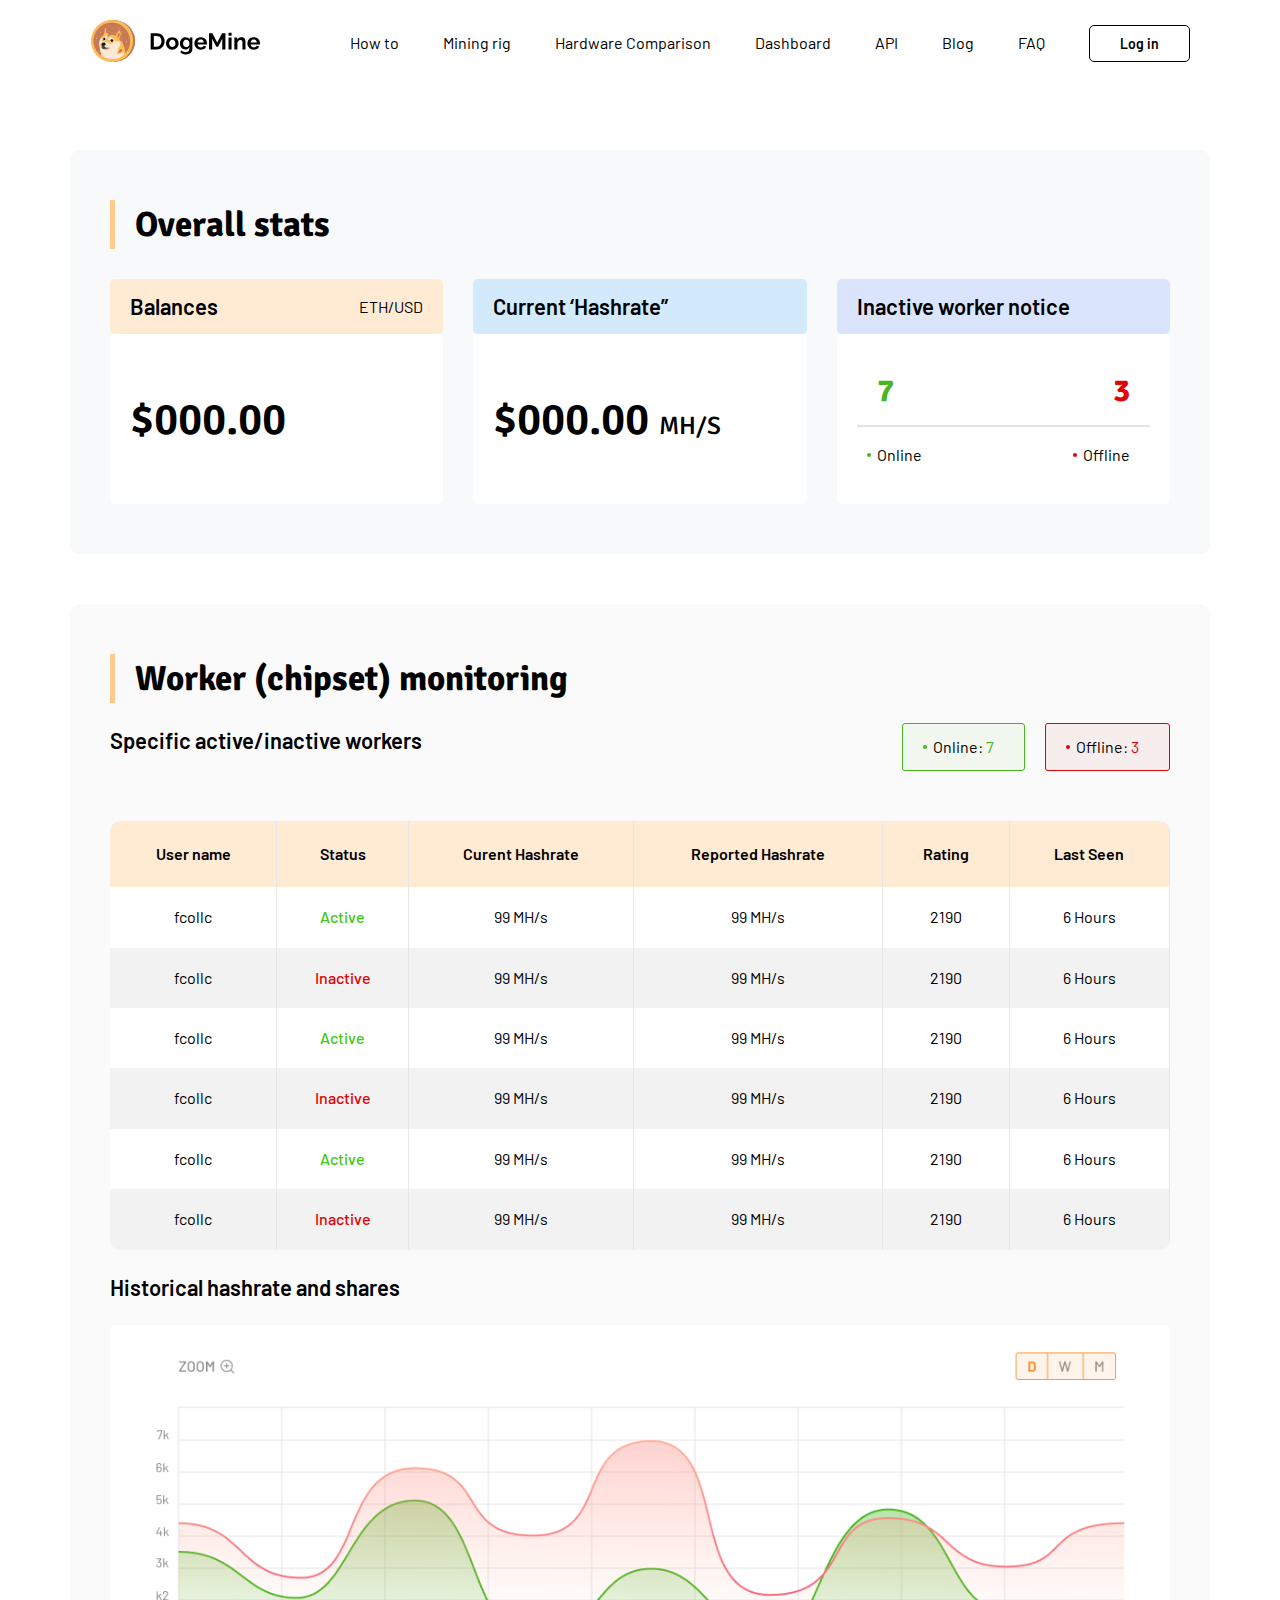
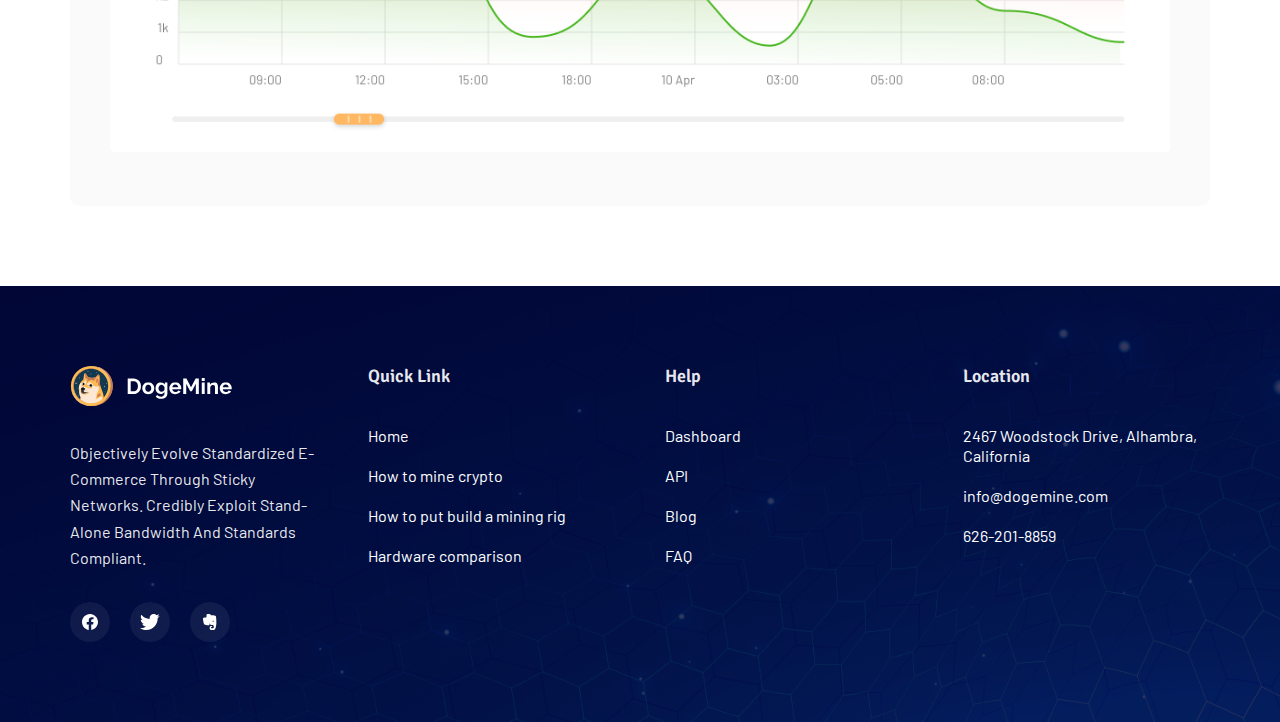
<file: dashboard.html>
<!DOCTYPE html>
<html lang="en">

<head>
    <meta charset="UTF-8">
    <meta http-equiv="X-UA-Compatible" content="IE=edge">
    <meta name="viewport" content="width=device-width, initial-scale=1.0">
    <link rel="stylesheet" href="assets/css/style.css">
    <link rel="stylesheet" href="assets/css/responsive.css">
    <!-- owl carrosal link -->
    <link rel="stylesheet" href="assets/css/owlCarousel/owl.carousel.min.css">
    <link rel="stylesheet" href="assets/css/owlCarousel/owl.theme.default.min.css">
    <!-- owl carrosal link -->
    <title>Dashboard</title>
</head>

<body>
    <!-- header start -->
    <header>
        <nav>
            <div class="container">
                <div class="menu">
                    <a href="index.html"><img src="assets/images/logo_black.svg" alt=""></a>
                    <ul class="menu_ul" style="left: -1000px;">
                        <li><a href="howTo.html">How to</a></li>
                        <li><a href="#">Mining rig</a></li>
                        <li><a href="hardwareComparison.html">Hardware Comparison</a></li>
                        <li><a href="dashboard.html">Dashboard</a></li>
                        <li><a href="apiDocumentation.html">API</a></li>
                        <li><a href="blog.html">Blog</a></li>
                        <li><a href="faq.html">FAQ</a></li>
                        <li>
                            <button class="login_btn">Log in</button>
                        </li>
                    </ul>
                    <div class="humberger" onclick="handleHumberger()">
                        <div class="line line1" id="line1"></div>
                        <div class="line line2" id="line2"></div>
                        <div class="line line3" id="line3"></div>
                    </div>
                </div>
            </div>
        </nav>
    </header>
    <!-- header end -->

    <!-- main start -->
    <main>
        <!-- dash section1 start -->
        <div class="dash_sec1">
            <div class="container">
                <div class="dashS1_div spaceXY">
                    <div class="title2 text_black">Overall stats</div>

                    <div class="dash_S1_grid">
                        <div>
                            <div class="dash_S1_grid_header">
                                <p class="dash_title">Balances</p>
                                <p class="dash_title_r">ETH/USD</p>
                            </div>
                            <div class="dashS1_cardbody">
                                <h1 class="title1">$000.00</h1>
                            </div>
                        </div>

                        <div>
                            <div class="dash_S1_grid_header" style="background: #D2EAFB;">
                                <p class="dash_title">Current ‘Hashrate”</p>
                                <p class="dash_title_r"></p>
                            </div>
                            <div class="dashS1_cardbody">
                                <h1 class="title1">$000.00 <span class="dashS1_value_unit">MH/S</span></h1>
                            </div>
                        </div>

                        <div>
                            <div class="dash_S1_grid_header" style="background: #DAE4FC;">
                                <p class="dash_title">Inactive worker notice</p>
                                <p class="dash_title_r"></p>
                            </div>
                            <div class="dashS1_cardbody">
                                <div style="width: 100%">
                                    <div class="flex_between">
                                        <h1 class="dashS1_title" style="color:#47B71F">7</h1>
                                        <h1 class="dashS1_title" style="color:#DD0505">3</h1>
                                    </div>
                                    <hr class="dashS1_horizontal">
                                    <div class="flex_between">
                                        <p class="dash_online">Online</p>
                                        <p class="dash_offline">Offline</p>
                                    </div>
                                </div>
                            </div>
                        </div>
                    </div>
                </div>
            </div>
        </div>
        <!-- dash section1 end -->

        <!-- dash section2 start -->
        <div class="dash_sec2">
            <div class="container">
                <div class="dash_sec2_div spaceXY">
                    <div class="title2 text_black">Worker (chipset) monitoring</div>
                    <div class="dashS2_table_top">
                        <h2>Specific active/inactive workers</h2>
                        <div class="dashS2_onofBtn">
                            <button class="online_btn">Online: <span style="color:#47B71F">7</span></button>
                            <button class="offline_btn">Offline: <span style="color:#DD0505">3</span></button>
                        </div>
                    </div>

                    <div class="dash_table_div">
                        <table>
                            <thead>
                                <th>User name</th>
                                <th>Status</th>
                                <th>Curent Hashrate</th>
                                <th>Reported Hashrate</th>
                                <th>Rating</th>
                                <th>Last Seen</th>
                            </thead>
                            <tbody>
                                <tr>
                                    <td>fcollc</td>
                                    <td style="color:#45C816;font-weight: 500;">Active</td>
                                    <td>99 MH/s</td>
                                    <td>99 MH/s</td>
                                    <td>2190</td>
                                    <td>6 Hours</td>
                                </tr>
                                <tr>
                                    <td>fcollc</td>
                                    <td style="color:#DD0505;font-weight: 500;">Inactive</td>
                                    <td>99 MH/s</td>
                                    <td>99 MH/s</td>
                                    <td>2190</td>
                                    <td>6 Hours</td>
                                </tr>

                                <tr>
                                    <td>fcollc</td>
                                    <td style="color:#45C816;font-weight: 500;">Active</td>
                                    <td>99 MH/s</td>
                                    <td>99 MH/s</td>
                                    <td>2190</td>
                                    <td>6 Hours</td>
                                </tr>
                                <tr>
                                    <td>fcollc</td>
                                    <td style="color:#DD0505;font-weight: 500;">Inactive</td>
                                    <td>99 MH/s</td>
                                    <td>99 MH/s</td>
                                    <td>2190</td>
                                    <td>6 Hours</td>
                                </tr>
                                <tr>
                                    <td>fcollc</td>
                                    <td style="color:#45C816;font-weight: 500;">Active</td>
                                    <td>99 MH/s</td>
                                    <td>99 MH/s</td>
                                    <td>2190</td>
                                    <td>6 Hours</td>
                                </tr>
                                <tr>
                                    <td>fcollc</td>
                                    <td style="color:#DD0505;font-weight: 500;">Inactive</td>
                                    <td>99 MH/s</td>
                                    <td>99 MH/s</td>
                                    <td>2190</td>
                                    <td>6 Hours</td>
                                </tr>
                                
                            </tbody>
                        </table>
                    </div>

                    <h1 class="title3 dashS3_f_title">Historical hashrate and shares</h1>
                    <img src="assets/images/dsahS2_img.png" class="dsahS2_img" alt="">
                </div>
            </div>
        </div>
        <!-- dash section2 end -->
    </main>
    <!-- main end -->


    <!-- footer start -->
    <footer>
        <div class="container">
            <div class="footer_main">
                <div class="footer_child footer_child1">
                    <img src="assets/images/logo_white.svg" alt="">
                    <p class="footer_child_para">
                        Objectively evolve standardized e-commerce through sticky networks. Credibly exploit stand-alone
                        bandwidth and standards compliant.
                    </p>
                    <div class="footer_social_main">
                        <a href="#">
                            <div class="footer_s_div">
                                <img src="assets/images/icons/facebook.svg" alt="">
                            </div>
                        </a>
                        <a href="#">
                            <div class="footer_s_div">
                                <img src="assets/images/icons/twitter.svg" alt="">
                            </div>
                        </a>
                        <a href="#">
                            <div class="footer_s_div">
                                <img src="assets/images/icons/elephant.svg" alt="">
                            </div>
                        </a>
                    </div>
                </div>
                <div class="footer_child">
                    <h5 class="footer_title">Quick Link</h5>
                    <ul class="footer_ul">
                        <li><a href="#">Home</a></li>
                        <li><a href="#">How to mine crypto</a></li>
                        <li><a href="#">How to put build a mining rig</a></li>
                        <li><a href="#">Hardware comparison</a></li>
                    </ul>
                </div>
                <div class="footer_child">
                    <h5 class="footer_title">Help</h5>
                    <ul class="footer_ul">
                        <li><a href="#">Dashboard</a></li>
                        <li><a href="#">API</a></li>
                        <li><a href="#">Blog</a></li>
                        <li><a href="#">FAQ</a></li>
                    </ul>
                </div>
                <div class="footer_child">
                    <h5 class="footer_title">Location</h5>
                    <ul class="footer_ul">
                        <li><a href="#">2467 Woodstock Drive, Alhambra, California</a></li>
                        <li><a href="#">info@dogemine.com</a></li>
                        <li><a href="#">626-201-8859</a></li>
                    </ul>
                </div>
            </div>
        </div>
    </footer>
    <!-- footer end -->


    <!-- function js start -->
    <script src="assets/js/function.js"></script>
    <!-- function js end -->

</body>

</html>
</file>
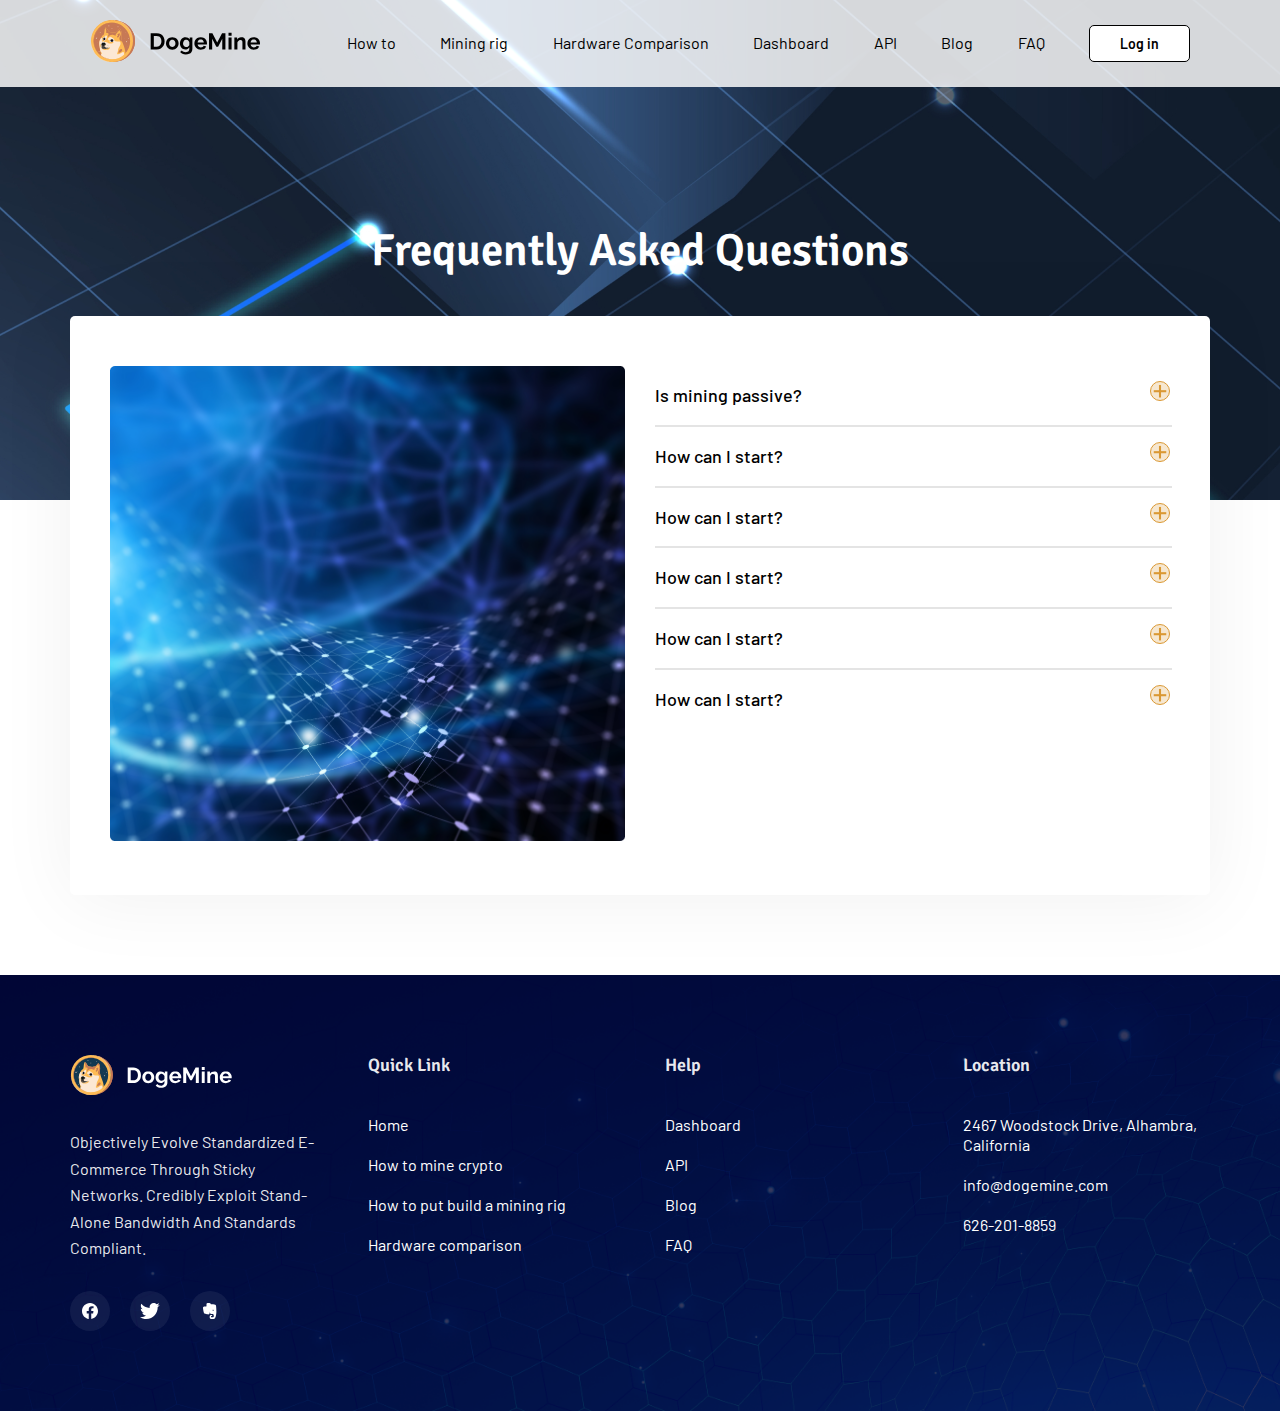
<file: faq.html>
<!DOCTYPE html>
<html lang="en">

<head>
    <meta charset="UTF-8">
    <meta http-equiv="X-UA-Compatible" content="IE=edge">
    <meta name="viewport" content="width=device-width, initial-scale=1.0">
    <link rel="stylesheet" href="assets/css/style.css">
    <link rel="stylesheet" href="assets/css/faq.css">
    <link rel="stylesheet" href="assets/css/responsive.css">
    <!-- owl carrosal link -->
    <link rel="stylesheet" href="assets/css/owlCarousel/owl.carousel.min.css">
    <link rel="stylesheet" href="assets/css/owlCarousel/owl.theme.default.min.css">
    <!-- owl carrosal link -->
    <title>FAQ</title>
</head>

<body>
    <!-- header start -->
    <header>
        <nav>
            <div class="container">
                <div class="menu">
                    <a href="index.html"><img src="assets/images/logo_black.svg" alt=""></a>
                    <ul class="menu_ul" style="left: -1000px;">
                        <li><a href="howTo.html">How to</a></li>
                        <li><a href="#">Mining rig</a></li>
                        <li><a href="hardwareComparison.html">Hardware Comparison</a></li>
                        <li><a href="dashboard.html">Dashboard</a></li>
                        <li><a href="apiDocumentation.html">API</a></li>
                        <li><a href="blog.html">Blog</a></li>
                        <li><a href="faq.html">FAQ</a></li>
                        <li>
                            <button class="login_btn">Log in</button>
                        </li>
                    </ul>
                    <div class="humberger" onclick="handleHumberger()">
                        <div class="line line1" id="line1"></div>
                        <div class="line line2" id="line2"></div>
                        <div class="line line3" id="line3"></div>
                    </div>
                </div>
            </div>
        </nav>
    </header>
    <!-- header end -->

    <!-- main start -->
    <!-- faq section1 start -->
    <div class="faqS1 common_S1">
        <h1 class="title1 text_white">Frequently Asked Questions</h1>
    </div>
    <!-- faq section1 end -->

    <!-- faq section1 start -->
    <div class="fagS2">
        <div class="container">
            <div class="fagS2_div spaceXY">
                <div>
                    <img src="assets/images/fagS2_img.png" class="fagS2_img" alt="">
                </div>
                <div>
                    <section class="faq-container">
                        <div class="faq-one">

                            <!-- faq question -->
                            <h1 class="faq-page">Is mining passive?</h1>

                            <!-- faq answer -->
                            <div class="faq-body">
                                <p>yes, once you set up your mining rig it can be considered passive income.
                                </p>
                            </div>
                        </div>
                        <hr class="hr-line">

                        <div class="faq-two">

                            <!-- faq question -->
                            <h1 class="faq-page">How can I start?</h1>

                            <!-- faq answer -->

                            <div class="faq-body">
                                <p>
                                    Lorem ipsum dolor, 
                                </p>
                            </div>
                        </div>
                        <hr class="hr-line">


                        <div class="faq-two">

                            <!-- faq question -->
                            <h1 class="faq-page">How can I start?</h1>

                            <!-- faq answer -->

                            <div class="faq-body">
                                <p>
                                    Lorem ipsum dolor, 
                                </p>
                            </div>
                        </div>
                        <hr class="hr-line">

                        <div class="faq-two">

                            <!-- faq question -->
                            <h1 class="faq-page">How can I start?</h1>

                            <!-- faq answer -->

                            <div class="faq-body">
                                <p>
                                    Lorem ipsum dolor, 
                                </p>
                            </div>
                        </div>
                        <hr class="hr-line">
                        <div class="faq-two">

                            <!-- faq question -->
                            <h1 class="faq-page">How can I start?</h1>

                            <!-- faq answer -->

                            <div class="faq-body">
                                <p>
                                    Lorem ipsum dolor, 
                                </p>
                            </div>
                        </div>
                        <hr class="hr-line">
                        <div class="faq-two">

                            <!-- faq question -->
                            <h1 class="faq-page">How can I start?</h1>

                            <!-- faq answer -->

                            <div class="faq-body">
                                <p>
                                    Lorem ipsum dolor, 
                                </p>
                            </div>
                        </div>

                    </section>
                </div>
            </div>
        </div>
    </div>
    <!-- faq section1 end -->
    <!-- main end -->


    <!-- footer start -->
    <footer>
        <div class="container">
            <div class="footer_main">
                <div class="footer_child footer_child1">
                    <img src="assets/images/logo_white.svg" alt="">
                    <p class="footer_child_para">
                        Objectively evolve standardized e-commerce through sticky networks. Credibly exploit stand-alone
                        bandwidth and standards compliant.
                    </p>
                    <div class="footer_social_main">
                        <a href="#">
                            <div class="footer_s_div">
                                <img src="assets/images/icons/facebook.svg" alt="">
                            </div>
                        </a>
                        <a href="#">
                            <div class="footer_s_div">
                                <img src="assets/images/icons/twitter.svg" alt="">
                            </div>
                        </a>
                        <a href="#">
                            <div class="footer_s_div">
                                <img src="assets/images/icons/elephant.svg" alt="">
                            </div>
                        </a>
                    </div>
                </div>
                <div class="footer_child">
                    <h5 class="footer_title">Quick Link</h5>
                    <ul class="footer_ul">
                        <li><a href="#">Home</a></li>
                        <li><a href="#">How to mine crypto</a></li>
                        <li><a href="#">How to put build a mining rig</a></li>
                        <li><a href="#">Hardware comparison</a></li>
                    </ul>
                </div>
                <div class="footer_child">
                    <h5 class="footer_title">Help</h5>
                    <ul class="footer_ul">
                        <li><a href="#">Dashboard</a></li>
                        <li><a href="#">API</a></li>
                        <li><a href="#">Blog</a></li>
                        <li><a href="#">FAQ</a></li>
                    </ul>
                </div>
                <div class="footer_child">
                    <h5 class="footer_title">Location</h5>
                    <ul class="footer_ul">
                        <li><a href="#">2467 Woodstock Drive, Alhambra, California</a></li>
                        <li><a href="#">info@dogemine.com</a></li>
                        <li><a href="#">626-201-8859</a></li>
                    </ul>
                </div>
            </div>
        </div>
    </footer>
    <!-- footer end -->


    <!-- function js start -->
    <script src="assets/js/function.js"></script>
    <!-- function js end -->

</body>

</html>
</file>
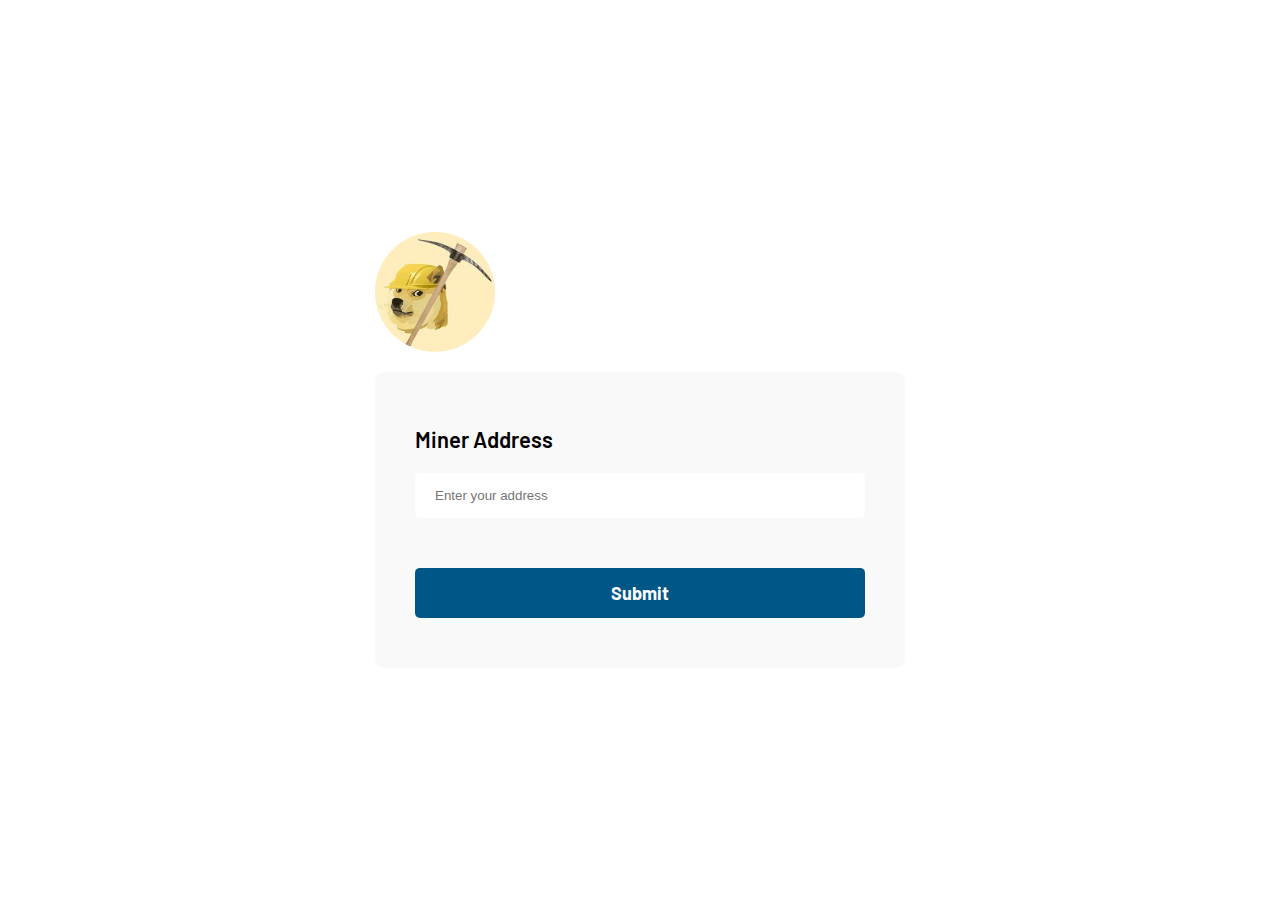
<file: formPage.html>
<!DOCTYPE html>
<html lang="en">
    <head>
        <meta charset="UTF-8">
        <meta http-equiv="X-UA-Compatible" content="IE=edge">
        <meta name="viewport" content="width=device-width, initial-scale=1.0">
        <link rel="stylesheet" href="assets/css/style.css">
        <link rel="stylesheet" href="assets/css/responsive.css">
        <title>form Page</title>
    </head>
    <body>
            <div class="form_main">
                <div class="text-center mb_16">
                    <img src="assets/images/dogMine.jpg" alt="" width="120px" style="border-radius: 50%;">
                </div>
                <form action="">
                    <div class="form_input_box spaceXY">
                        <h2 class="title3 mb_16">Miner Address</h2>
                        <input type="text" placeholder="Enter your address" class="w-full msg_input_field">
                        <div class="msg_send_btn">
                            <button>Submit</button>
                        </div>
                    </div>
                </form>
            </div>
    </body>
</html>
</file>
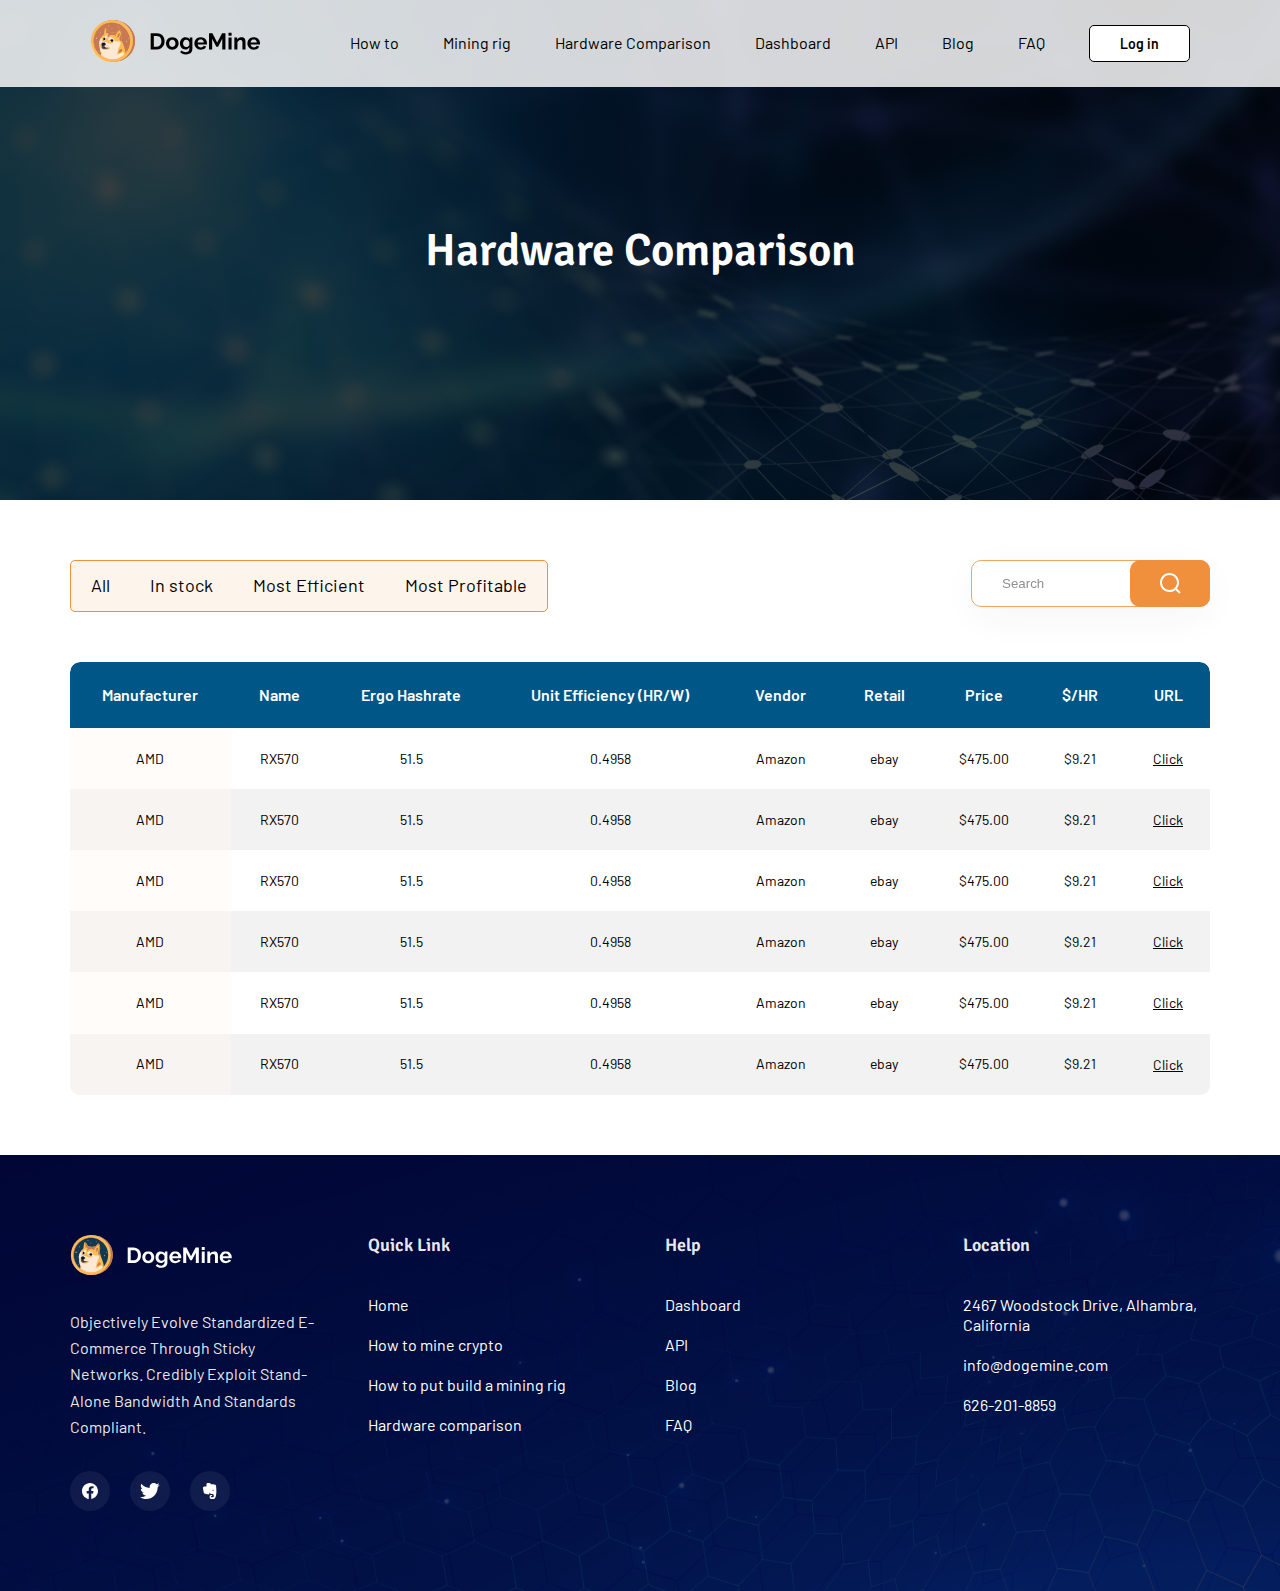
<file: hardwareComparison.html>
<!DOCTYPE html>
<html lang="en">

<head>
    <meta charset="UTF-8">
    <meta http-equiv="X-UA-Compatible" content="IE=edge">
    <meta name="viewport" content="width=device-width, initial-scale=1.0">
    <link rel="stylesheet" href="assets/css/style.css">
    <link rel="stylesheet" href="assets/css/responsive.css">
    <!-- owl carrosal link -->
    <link rel="stylesheet" href="assets/css/owlCarousel/owl.carousel.min.css">
    <link rel="stylesheet" href="assets/css/owlCarousel/owl.theme.default.min.css">
    <!-- owl carrosal link -->
    <title>Hardware Comparison</title>
</head>

<body>
    <!-- header start -->
    <header>
        <nav>
            <div class="container">
                <div class="menu">
                    <a href="index.html"><img src="assets/images/logo_black.svg" alt=""></a>
                    <ul class="menu_ul" style="left: -1000px;">
                        <li><a href="howTo.html">How to</a></li>
                        <li><a href="#">Mining rig</a></li>
                        <li><a href="hardwareComparison.html">Hardware Comparison</a></li>
                        <li><a href="dashboard.html">Dashboard</a></li>
                        <li><a href="apiDocumentation.html">API</a></li>
                        <li><a href="blog.html">Blog</a></li>
                        <li><a href="faq.html">FAQ</a></li>
                        <li>
                            <button class="login_btn">Log in</button>
                        </li>
                    </ul>
                    <div class="humberger" onclick="handleHumberger()">
                        <div class="line line1" id="line1"></div>
                        <div class="line line2" id="line2"></div>
                        <div class="line line3" id="line3"></div>
                    </div>
                </div>
            </div>
        </nav>
    </header>
    <!-- header end -->

    <!-- main start -->

    <main>
        <!-- hc section1 start -->
        <div class="hcS1 common_S1">
            <h1 class="title1 text_white">Hardware Comparison</h1>
        </div>
        <!-- hc section1 end -->

        <!-- hc section2 start -->
        <div class="hcS2 spaceY">
            <div class="container">
                <div class="hcS2_header">
                    <div class="hcS2_header_left">
                        <p>All</p>
                        <p>In stock</p>
                        <p>Most Efficient</p>
                        <p>Most Profitable</p>
                    </div>
                    <div class="hcS2_header_right">
                        <input type="text" class="hcS2_input_search" placeholder="Search">
                        <div class="hcS2_s_icon_div">
                            <img src="assets/images/icons/serach_white.svg" alt="">
                        </div>
                    </div>
                </div>

                <div class="hcS2_table_div">
                    <table>
                        <thead>
                            <th>Manufacturer</th>
                            <th>Name</th>
                            <th>Ergo Hashrate</th>
                            <th>Unit Efficiency (HR/W)</th>
                            <th>Vendor</th>
                            <th>Retail</th>
                            <th>Price</th>
                            <th>$/HR</th>
                            <th>URL</th>
                        </thead>
                        <tbody>
                            <tr>
                                <td>AMD</td>
                                <td>RX570</td>
                                <td>51.5</td>
                                <td>0.4958</td>
                                <td>Amazon</td>
                                <td>ebay</td>
                                <td>$475.00</td>
                                <td>$9.21</td>
                                <td><a href="#" class="hcS2_table_link">Click</a></td>
                            </tr>
                            <tr>
                                <td>AMD</td>
                                <td>RX570</td>
                                <td>51.5</td>
                                <td>0.4958</td>
                                <td>Amazon</td>
                                <td>ebay</td>
                                <td>$475.00</td>
                                <td>$9.21</td>
                                <td><a href="#" class="hcS2_table_link">Click</a></td>
                            </tr>
                            <tr>
                                <td>AMD</td>
                                <td>RX570</td>
                                <td>51.5</td>
                                <td>0.4958</td>
                                <td>Amazon</td>
                                <td>ebay</td>
                                <td>$475.00</td>
                                <td>$9.21</td>
                                <td><a href="#" class="hcS2_table_link">Click</a></td>
                            </tr>
                            <tr>
                                <td>AMD</td>
                                <td>RX570</td>
                                <td>51.5</td>
                                <td>0.4958</td>
                                <td>Amazon</td>
                                <td>ebay</td>
                                <td>$475.00</td>
                                <td>$9.21</td>
                                <td><a href="#" class="hcS2_table_link">Click</a></td>
                            </tr>
                            <tr>
                                <td>AMD</td>
                                <td>RX570</td>
                                <td>51.5</td>
                                <td>0.4958</td>
                                <td>Amazon</td>
                                <td>ebay</td>
                                <td>$475.00</td>
                                <td>$9.21</td>
                                <td><a href="#" class="hcS2_table_link">Click</a></td>
                            </tr>
                            <tr>
                                <td>AMD</td>
                                <td>RX570</td>
                                <td>51.5</td>
                                <td>0.4958</td>
                                <td>Amazon</td>
                                <td>ebay</td>
                                <td>$475.00</td>
                                <td>$9.21</td>
                                <td><a href="#" class="hcS2_table_link">Click</a></td>
                            </tr>
                        </tbody>
                    </table>
                </div>
            </div>
        </div>
        <!-- hc section2 end -->
    </main>

    <!-- main end -->


    <!-- footer start -->
    <footer>
        <div class="container">
            <div class="footer_main">
                <div class="footer_child footer_child1">
                    <img src="assets/images/logo_white.svg" alt="">
                    <p class="footer_child_para">
                        Objectively evolve standardized e-commerce through sticky networks. Credibly exploit stand-alone
                        bandwidth and standards compliant.
                    </p>
                    <div class="footer_social_main">
                        <a href="#">
                            <div class="footer_s_div">
                                <img src="assets/images/icons/facebook.svg" alt="">
                            </div>
                        </a>
                        <a href="#">
                            <div class="footer_s_div">
                                <img src="assets/images/icons/twitter.svg" alt="">
                            </div>
                        </a>
                        <a href="#">
                            <div class="footer_s_div">
                                <img src="assets/images/icons/elephant.svg" alt="">
                            </div>
                        </a>
                    </div>
                </div>
                <div class="footer_child">
                    <h5 class="footer_title">Quick Link</h5>
                    <ul class="footer_ul">
                        <li><a href="#">Home</a></li>
                        <li><a href="#">How to mine crypto</a></li>
                        <li><a href="#">How to put build a mining rig</a></li>
                        <li><a href="#">Hardware comparison</a></li>
                    </ul>
                </div>
                <div class="footer_child">
                    <h5 class="footer_title">Help</h5>
                    <ul class="footer_ul">
                        <li><a href="#">Dashboard</a></li>
                        <li><a href="#">API</a></li>
                        <li><a href="#">Blog</a></li>
                        <li><a href="#">FAQ</a></li>
                    </ul>
                </div>
                <div class="footer_child">
                    <h5 class="footer_title">Location</h5>
                    <ul class="footer_ul">
                        <li><a href="#">2467 Woodstock Drive, Alhambra, California</a></li>
                        <li><a href="#">info@dogemine.com</a></li>
                        <li><a href="#">626-201-8859</a></li>
                    </ul>
                </div>
            </div>
        </div>
    </footer>
    <!-- footer end -->


    <!-- function js start -->
    <script src="assets/js/function.js"></script>
    <!-- function js end -->

</body>

</html>
</file>
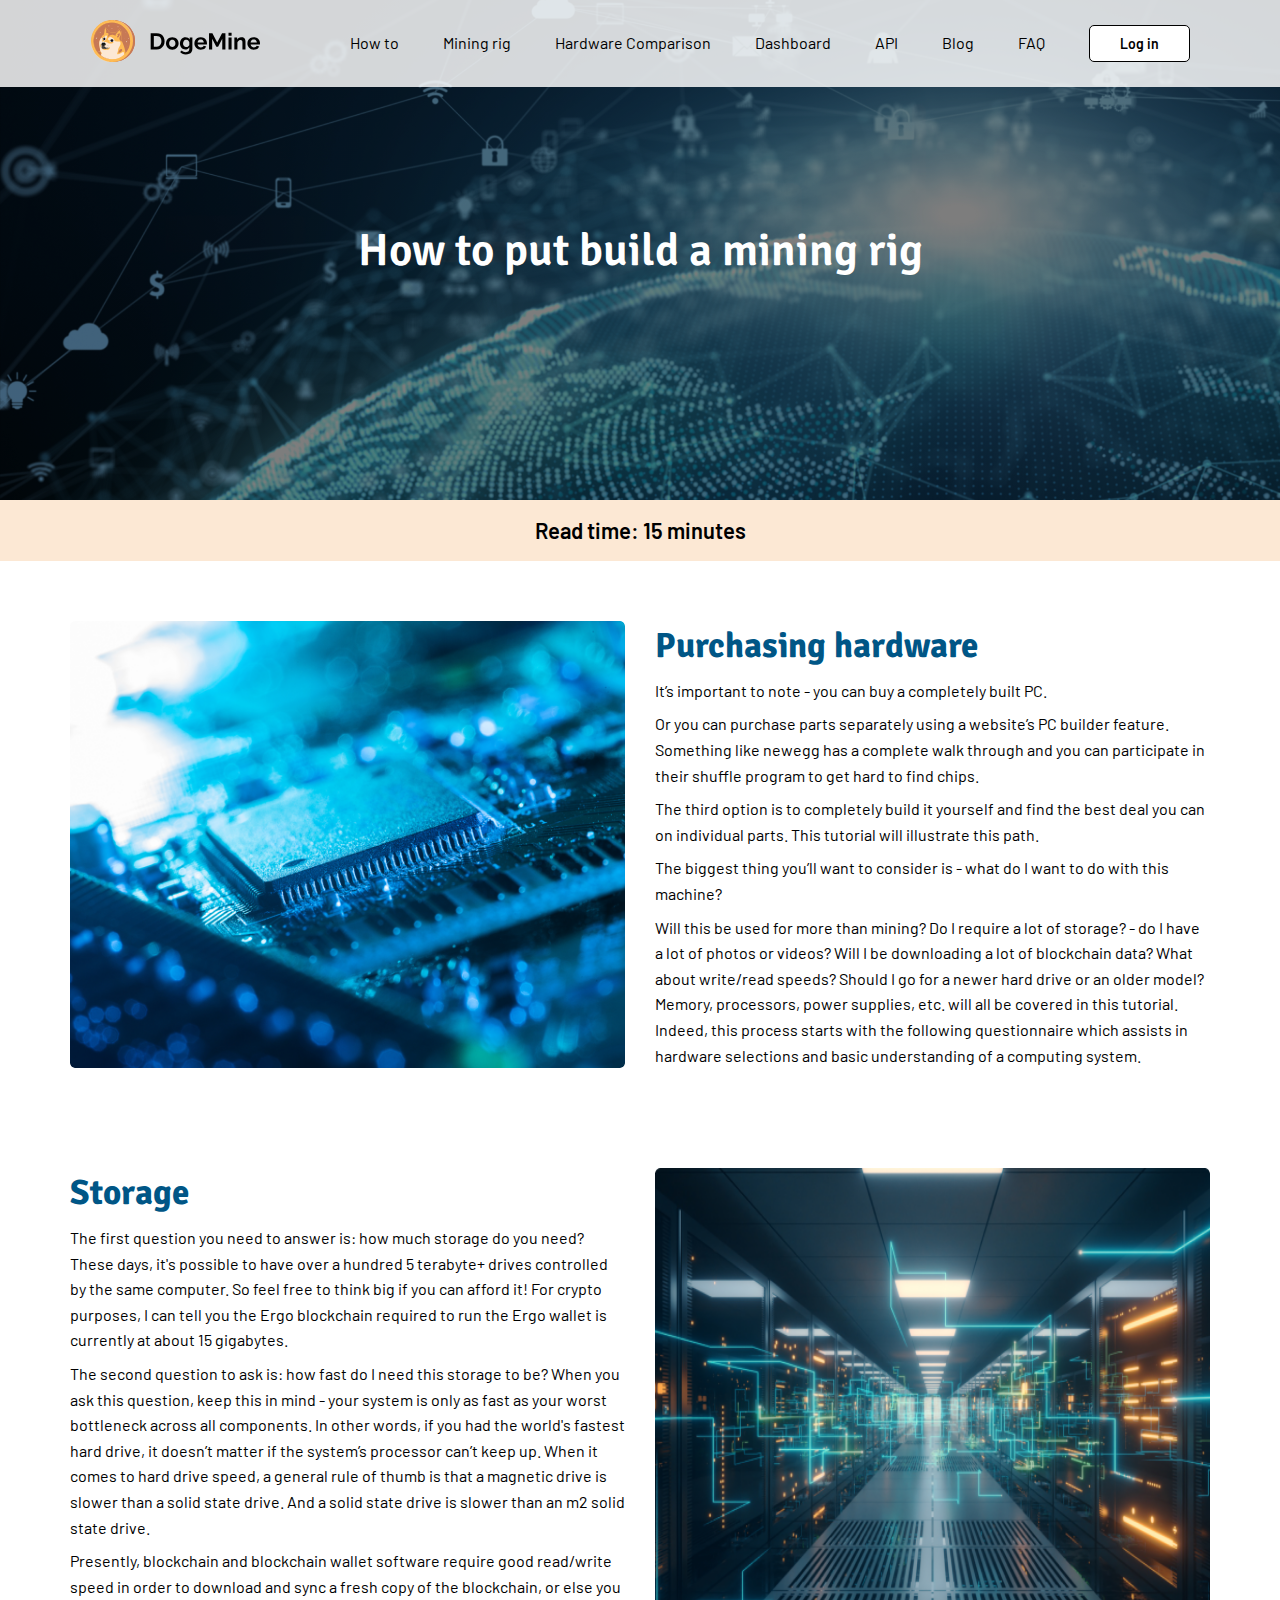
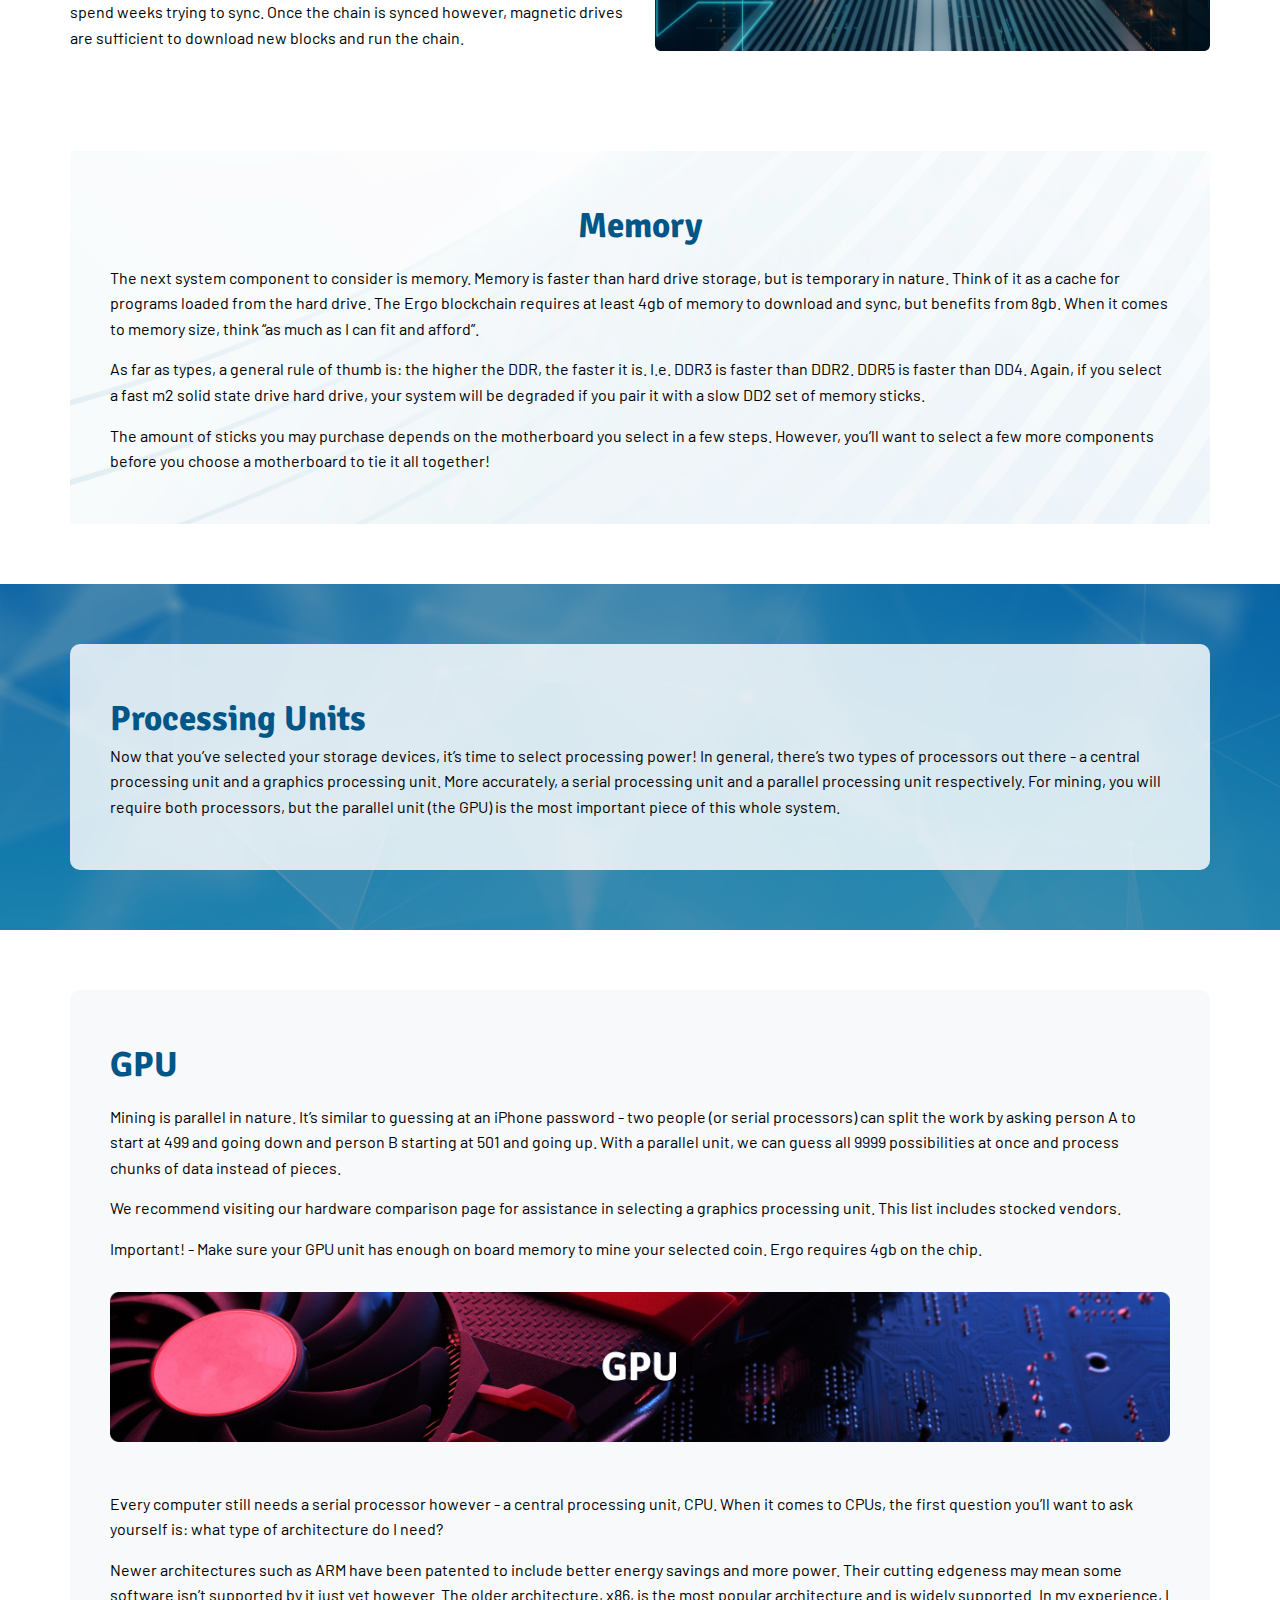
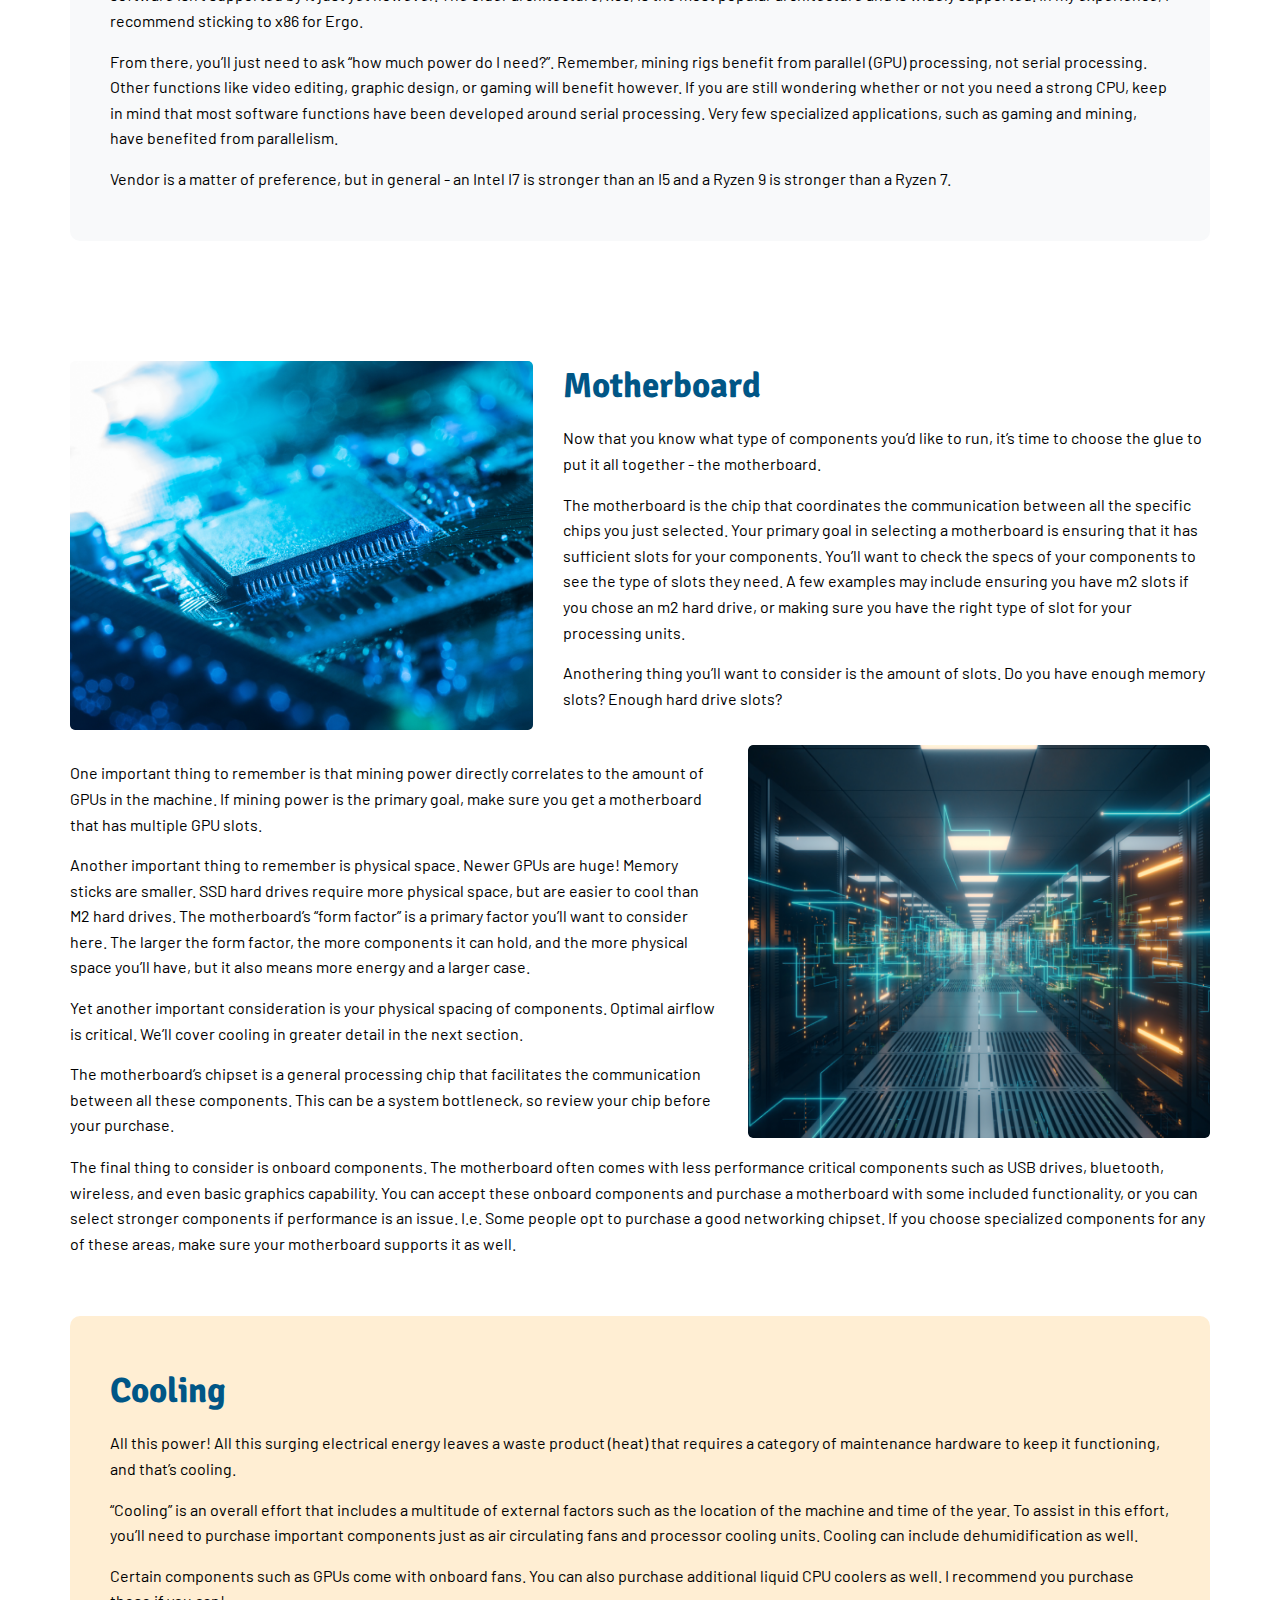
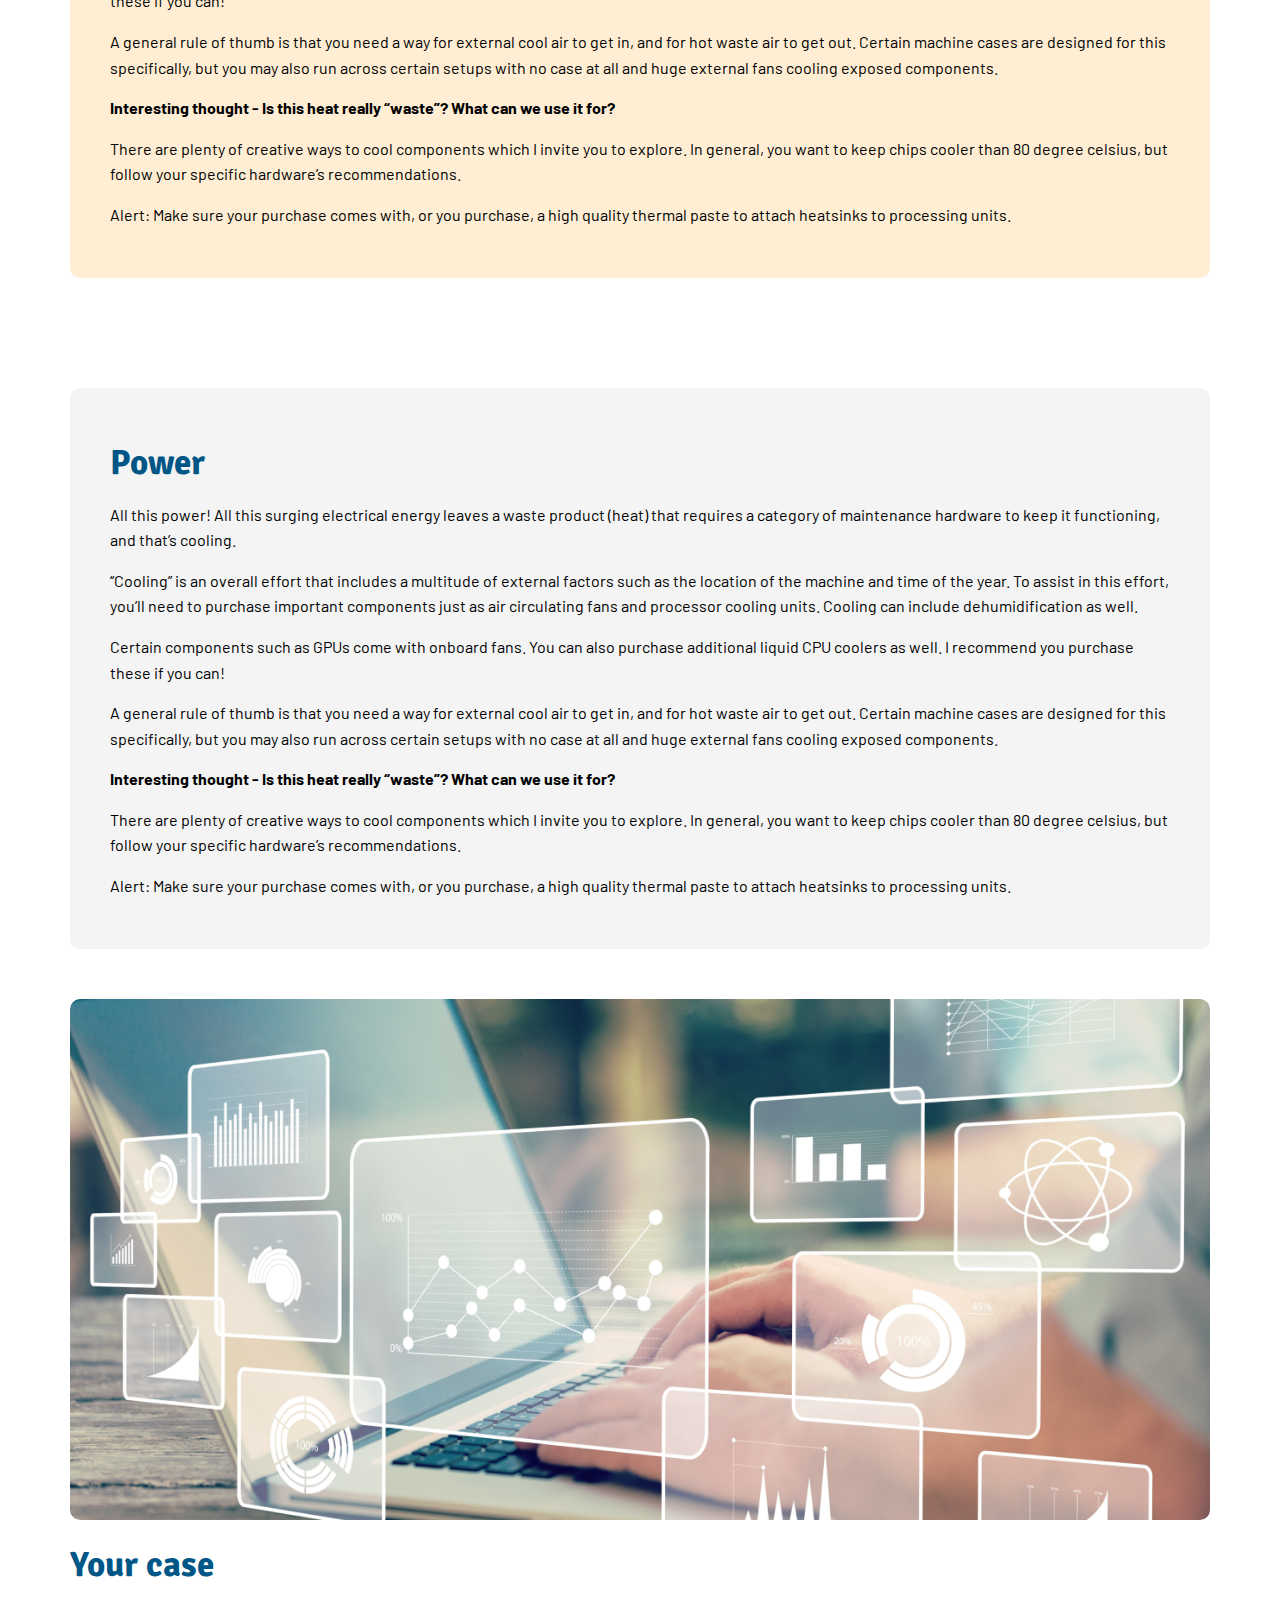
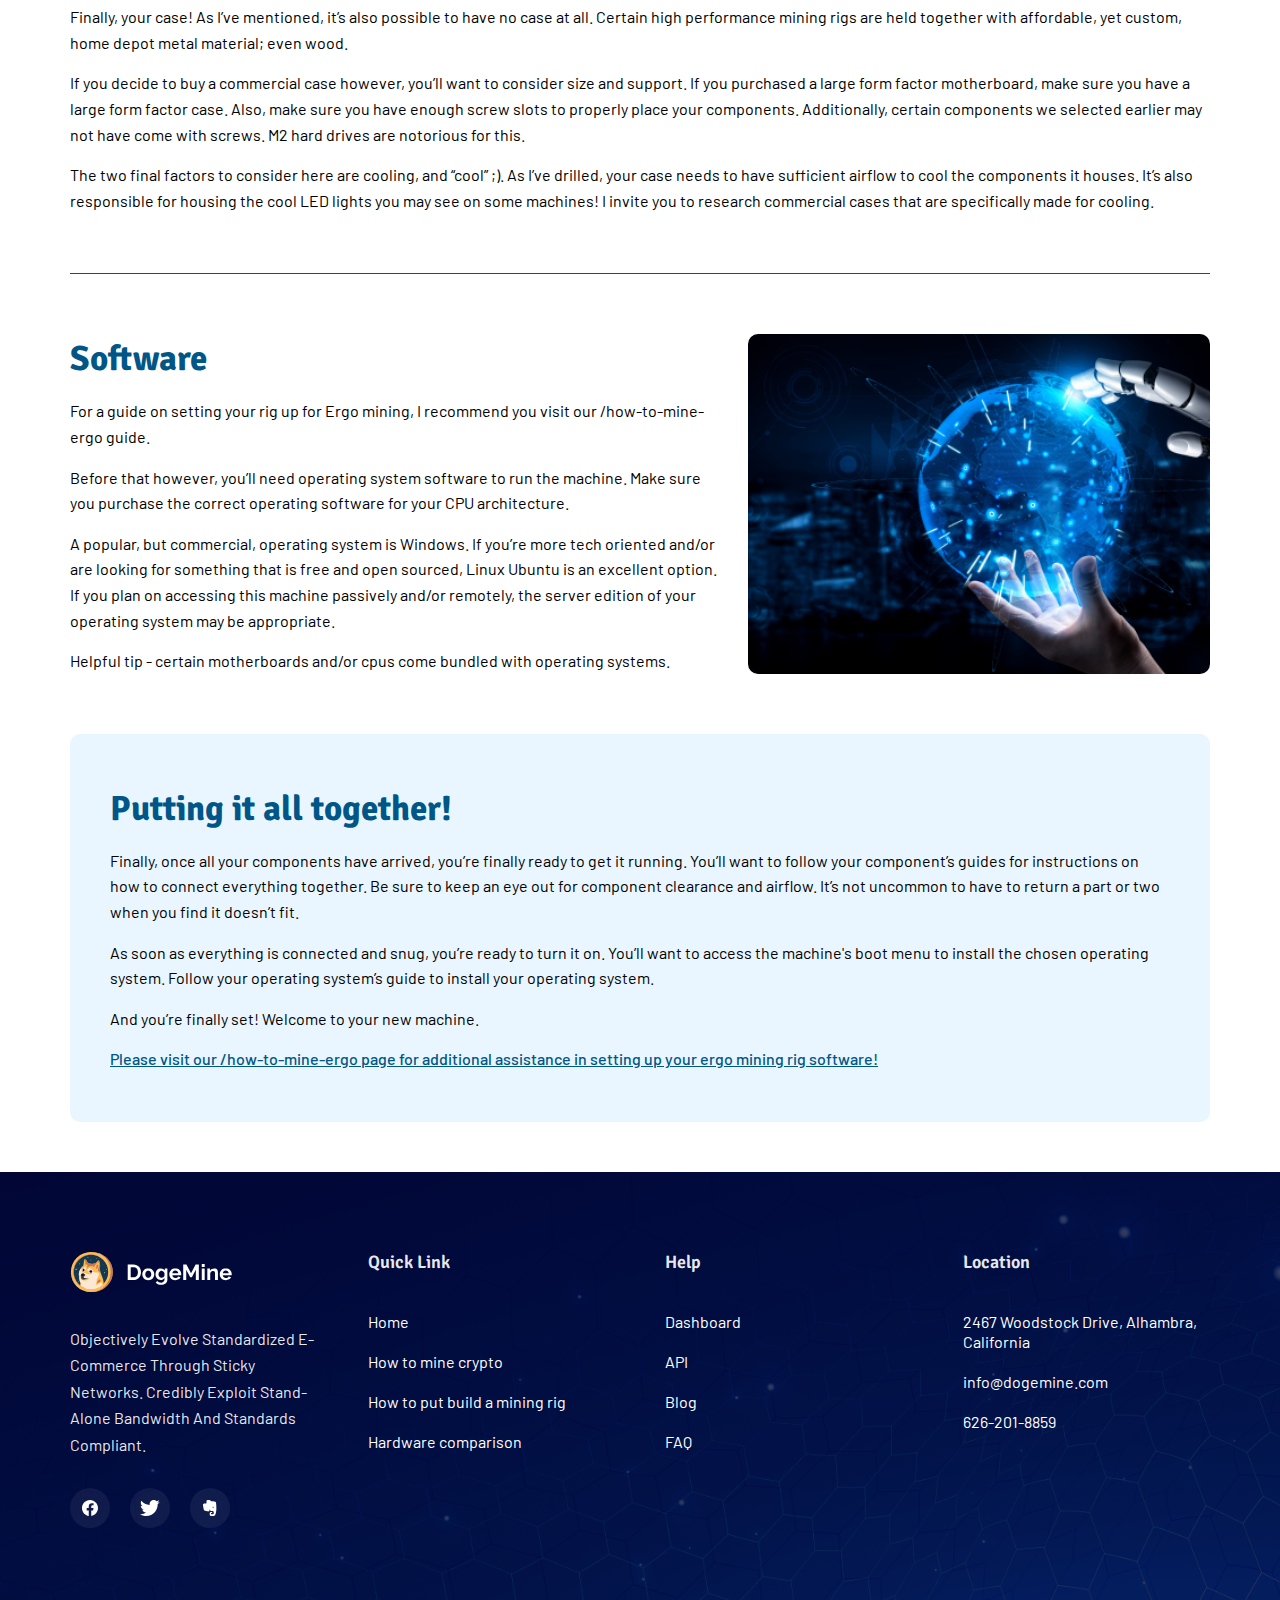
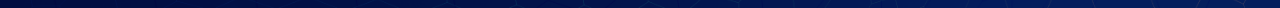
<file: howTo.html>
<!DOCTYPE html>
<html lang="en">

<head>
    <meta charset="UTF-8">
    <meta http-equiv="X-UA-Compatible" content="IE=edge">
    <meta name="viewport" content="width=device-width, initial-scale=1.0">
    <link rel="stylesheet" href="assets/css/style.css">
    <link rel="stylesheet" href="assets/css/responsive.css">
    <!-- owl carrosal link -->
    <link rel="stylesheet" href="assets/css/owlCarousel/owl.carousel.min.css">
    <link rel="stylesheet" href="assets/css/owlCarousel/owl.theme.default.min.css">
    <!-- owl carrosal link -->
    <title>What is Cryptocurrency?</title>
</head>

<body>
    <!-- header start -->
    <header>
        <nav>
            <div class="container">
                <div class="menu">
                    <a href="index.html"><img src="assets/images/logo_black.svg" alt=""></a>
                    <ul class="menu_ul" style="left: -1000px;">
                        <li><a href="howTo.html">How to</a></li>
                        <li><a href="#">Mining rig</a></li>
                        <li><a href="hardwareComparison.html">Hardware Comparison</a></li>
                        <li><a href="dashboard.html">Dashboard</a></li>
                        <li><a href="apiDocumentation.html">API</a></li>
                        <li><a href="blog.html">Blog</a></li>
                        <li><a href="faq.html">FAQ</a></li>
                        <li>
                            <button class="login_btn">Log in</button>
                        </li>
                    </ul>
                    <div class="humberger" onclick="handleHumberger()">
                        <div class="line line1" id="line1"></div>
                        <div class="line line2" id="line2"></div>
                        <div class="line line3" id="line3"></div>
                    </div>
                </div>
            </div>
        </nav>
    </header>
    <!-- header end -->

    <!-- main start -->

    <main>
        <!-- ht section1 start -->
        <div class="htS1 common_S1">
            <h1 class="title1 text_white">How to put build a mining rig</h1>
        </div>
        <p class="read_time">Read time: 15 minutes</p>
        <!-- ht section1 end -->

        <!-- ht section2 start -->
        <div class="spaceY">
            <div class="container">
                <div class="htS2_grid">
                    <div>
                        <img src="assets/images/ht_s2_img.png" class="ht_s2_img" alt="">
                    </div>
                    <div>
                        <h1 class="title2 text_blue">Purchasing hardware</h1>
                        <p class="para1">
                            It’s important to note - you can buy a completely built PC.
                        </p>
                        <p class="para1">
                            Or you can purchase parts separately using a website’s PC builder feature. Something like
                            newegg
                            has a complete walk through and you can participate in their shuffle program to get hard to
                            find
                            chips.
                        </p>
                        <p class="para1">
                            The third option is to completely build it yourself and find the best deal you can on
                            individual
                            parts. This tutorial will illustrate this path.

                        </p>
                        <p class="para1">
                            The biggest thing you’ll want to consider is - what do I want to do with this machine?
                        </p>
                        <p class="para1">
                            Will this be used for more than mining? Do I require a lot of storage? - do I have a lot of
                            photos or videos? Will I be downloading a lot of blockchain data? What about write/read
                            speeds?
                            Should I go for a newer hard drive or an older model? Memory, processors, power supplies,
                            etc.
                            will all be covered in this tutorial. Indeed, this process starts with the following
                            questionnaire which assists in hardware selections and basic understanding of a computing
                            system.
                        </p>
                    </div>
                </div>

                <div class="htS2_grid htS2_grid2">
                    <div>
                        <h1 class="title2 text_blue">Storage</h1>
                        <p class="para1">
                            The first question you need to answer is: how much storage do you need? These days, it's
                            possible to have over a hundred 5 terabyte+ drives controlled by the same computer. So feel
                            free
                            to think big if you can afford it! For crypto purposes, I can tell you the Ergo blockchain
                            required to run the Ergo wallet is currently at about 15 gigabytes.
                        </p>
                        <p class="para1">
                            The second question to ask is: how fast do I need this storage to be? When you ask this
                            question, keep this in mind - your system is only as fast as your worst bottleneck across
                            all
                            components. In other words, if you had the world's fastest hard drive, it doesn’t matter if
                            the
                            system’s processor can’t keep up. When it comes to hard drive speed, a general rule of thumb
                            is
                            that a magnetic drive is slower than a solid state drive. And a solid state drive is slower
                            than
                            an m2 solid state drive.
                        </p>
                        <p class="para1">
                            Presently, blockchain and blockchain wallet software require good read/write speed in order
                            to
                            download and sync a fresh copy of the blockchain, or else you spend weeks trying to sync.
                            Once
                            the chain is synced however, magnetic drives are sufficient to download new blocks and run
                            the
                            chain.
                        </p>
                    </div>
                    <div>
                        <img src="assets/images/ht_s2_img1.png" class="ht_s2_img" alt="">
                    </div>
                </div>

                <!-- memory -->
                <div class="htS3_sec3 spaceXY">
                    <h1 class="title2 text_center">Memory</h1>
                    <p class="para1">
                        The next system component to consider is memory. Memory is faster than hard drive storage, but
                        is temporary in nature. Think of it as a cache for programs loaded from the hard drive. The Ergo
                        blockchain requires at least 4gb of memory to download and sync, but benefits from 8gb. When it
                        comes to memory size, think “as much as I can fit and afford”.
                    </p>
                    <p class="para1">
                        As far as types, a general rule of thumb is: the higher the DDR, the faster it is. I.e. DDR3 is
                        faster than DDR2. DDR5 is faster than DD4. Again, if you select a fast m2 solid state drive hard
                        drive, your system will be degraded if you pair it with a slow DD2 set of memory sticks.
                    </p>
                    <p class="para1">
                        The amount of sticks you may purchase depends on the motherboard you select in a few steps.
                        However, you’ll want to select a few more components before you choose a motherboard to tie it
                        all together!
                    </p>
                </div>
                <!-- memory -->
            </div>
        </div>
        <!-- ht section2 end -->

        <!-- ht section3 start -->
        <div class="htS3 spaceY">
            <div class="container">
                <div class="htS3_div spaceXY">
                    <h1 class="title2">Processing Units</h1>
                    <p class="para1">
                        Now that you’ve selected your storage devices, it’s time to select processing power! In general,
                        there’s two types of processors out there - a central processing unit and a graphics processing
                        unit. More accurately, a serial processing unit and a parallel processing unit respectively. For
                        mining, you will require both processors, but the parallel unit (the GPU) is the most important
                        piece of this whole system.
                    </p>
                </div>
            </div>
        </div>
        <!-- ht section3 end -->

        <!-- ht section4 start -->
        <div class="htS4 spaceY">
            <div class="container">
                <div class="htS4_div spaceXY">
                    <h1 class="title2">GPU</h1>
                    <p class="para1">
                        Mining is parallel in nature. It’s similar to guessing at an iPhone password - two people (or
                        serial
                        processors) can split the work by asking person A to start at 499 and going down and person B
                        starting at 501 and going up. With a parallel unit, we can guess all 9999 possibilities at once
                        and
                        process chunks of data instead of pieces.
                    </p>
                    <p class="para1">
                        We recommend visiting our hardware comparison page for assistance in selecting a graphics
                        processing
                        unit. This list includes stocked vendors.
                    </p>
                    <p class="para1">
                        Important! - Make sure your GPU unit has enough on board memory to mine your selected coin. Ergo
                        requires 4gb on the chip.
                    </p>

                    <img src="assets/images/htS4_img1.png" class="htS4_img1" alt="">

                    <p class="para1">
                        Every computer still needs a serial processor however - a central processing unit, CPU. When it
                        comes to CPUs, the first question you’ll want to ask yourself is: what type of architecture do I
                        need?
                    </p>
                    <p class="para1">
                        Newer architectures such as ARM have been patented to include better energy savings and more
                        power.
                        Their cutting edgeness may mean some software isn’t supported by it just yet however. The older
                        architecture, x86, is the most popular architecture and is widely supported. In my experience, I
                        recommend sticking to x86 for Ergo.
                    </p>
                    <p class="para1">

                        From there, you’ll just need to ask “how much power do I need?”. Remember, mining rigs benefit
                        from
                        parallel (GPU) processing, not serial processing. Other functions like video editing, graphic
                        design, or gaming will benefit however. If you are still wondering whether or not you need a
                        strong
                        CPU, keep in mind that most software functions have been developed around serial processing.
                        Very
                        few specialized applications, such as gaming and mining, have benefited from parallelism.
                    </p>
                    <p class="para1">
                        Vendor is a matter of preference, but in general - an Intel I7 is stronger than an I5 and a
                        Ryzen 9
                        is stronger than a Ryzen 7.
                    </p>
                </div>
            </div>
        </div>
        <!-- ht section4 end -->

        <!-- ht section5 start -->
        <div class="spaceY">
            <div class="container">
                <div class="htS5_grid">
                    <div>
                        <img src="assets/images/ht_s2_img.png" class="ht_s2_img" alt="">
                    </div>
                    <div>
                        <h1 class="title2 text_blue">Motherboard</h1>
                        <p class="para1">
                            Now that you know what type of components you’d like to run, it’s time to choose the glue to
                            put it all together - the motherboard.
                        </p>
                        <p class="para1">
                            The motherboard is the chip that coordinates the communication between all the specific
                            chips you just selected. Your primary goal in selecting a motherboard is ensuring that it
                            has sufficient slots for your components. You’ll want to check the specs of your components
                            to see the type of slots they need. A few examples may include ensuring you have m2 slots if
                            you chose an m2 hard drive, or making sure you have the right type of slot for your
                            processing units.
                        </p>
                        <p class="para1">
                            Anothering thing you’ll want to consider is the amount of slots. Do you have enough memory
                            slots? Enough hard drive slots?

                        </p>
                    </div>
                </div>

                <div class="htS5_grid htS5_grid2">
                    <div>
                        <p class="para1">
                            One important thing to remember is that mining power directly correlates to the amount of
                            GPUs in the machine. If mining power is the primary goal, make sure you get a motherboard
                            that has multiple GPU slots.
                        </p>
                        <p class="para1">
                            Another important thing to remember is physical space. Newer GPUs are huge! Memory sticks
                            are smaller. SSD hard drives require more physical space, but are easier to cool than M2
                            hard drives. The motherboard’s “form factor” is a primary factor you’ll want to consider
                            here. The larger the form factor, the more components it can hold, and the more physical
                            space you’ll have, but it also means more energy and a larger case.
                        </p>
                        <p class="para1">
                            Yet another important consideration is your physical spacing of components. Optimal airflow
                            is critical. We’ll cover cooling in greater detail in the next section.
                        </p>
                        <p class="para1">
                            The motherboard’s chipset is a general processing chip that facilitates the communication
                            between all these components. This can be a system bottleneck, so review your chip before
                            your purchase.
                        </p>
                    </div>
                    <div>
                        <img src="assets/images/ht_s2_img1.png" class="ht_s2_img" alt="">
                    </div>
                </div>
                <p class="para1 mt_16">
                    The final thing to consider is onboard components. The motherboard often comes with less performance
                    critical components such as USB drives, bluetooth, wireless, and even basic graphics capability. You
                    can accept these onboard components and purchase a motherboard with some included functionality, or
                    you can select stronger components if performance is an issue. I.e. Some people opt to purchase a
                    good networking chipset. If you choose specialized components for any of these areas, make sure your
                    motherboard supports it as well.
                </p>
            </div>
        </div>
        <!-- ht section5 end -->

        <!-- ht section5 start -->
        <div class="htS5">
            <div class="container">
                <div class="htS5_div spaceXY">
                    <h1 class="title2">Cooling</h1>
                    <p class="para1">
                        All this power! All this surging electrical energy leaves a waste product (heat) that requires a
                        category of maintenance hardware to keep it functioning, and that’s cooling.
                    </p>
                    <p class="para1">
                        “Cooling” is an overall effort that includes a multitude of external factors such as the
                        location of the machine and time of the year. To assist in this effort, you’ll need to purchase
                        important components just as air circulating fans and processor cooling units. Cooling can
                        include dehumidification as well.
                    </p>
                    <p class="para1">
                        Certain components such as GPUs come with onboard fans. You can also purchase additional liquid
                        CPU coolers as well. I recommend you purchase these if you can!
                    </p>
                    <p class="para1">
                        A general rule of thumb is that you need a way for external cool air to get in, and for hot
                        waste air to get out. Certain machine cases are designed for this specifically, but you may also
                        run across certain setups with no case at all and huge external fans cooling exposed components.
                    </p>
                    <p class="para1">
                        <b>Interesting thought - Is this heat really “waste”? What can we use it for?</b>
                    </p>
                    <p class="para1">
                        There are plenty of creative ways to cool components which I invite you to explore. In general,
                        you want to keep chips cooler than 80 degree celsius, but follow your specific hardware’s
                        recommendations.
                    </p>
                    <p class="para1">
                        Alert: Make sure your purchase comes with, or you purchase, a high quality thermal paste to
                        attach heatsinks to processing units.
                    </p>
                </div>
            </div>
        </div>
        <!-- ht section5 end -->

        <!-- ht section6 start -->
        <div class="htS6 spaceY">
            <div class="container">
                <div class="htS6_div spaceXY">
                    <h1 class="title2">Power</h1>
                    <p class="para1">
                        All this power! All this surging electrical energy leaves a waste product (heat) that requires a
                        category of maintenance hardware to keep it functioning, and that’s cooling.
                    </p>
                    <p class="para1">
                        “Cooling” is an overall effort that includes a multitude of external factors such as the
                        location of the machine and time of the year. To assist in this effort, you’ll need to purchase
                        important components just as air circulating fans and processor cooling units. Cooling can
                        include dehumidification as well.
                    </p>
                    <p class="para1">
                        Certain components such as GPUs come with onboard fans. You can also purchase additional liquid
                        CPU coolers as well. I recommend you purchase these if you can!
                    </p>
                    <p class="para1">
                        A general rule of thumb is that you need a way for external cool air to get in, and for hot
                        waste air to get out. Certain machine cases are designed for this specifically, but you may also
                        run across certain setups with no case at all and huge external fans cooling exposed components.
                    </p>
                    <p class="para1">
                        <b>Interesting thought - Is this heat really “waste”? What can we use it for?</b>
                    </p>
                    <p class="para1">
                        There are plenty of creative ways to cool components which I invite you to explore. In general,
                        you want to keep chips cooler than 80 degree celsius, but follow your specific hardware’s
                        recommendations.
                    </p>
                    <p class="para1">
                        Alert: Make sure your purchase comes with, or you purchase, a high quality thermal paste to
                        attach heatsinks to processing units.
                    </p>
                </div>

                <img src="assets/images/htS6_img.png" class="htS6_img" alt="">
                <h1 class="title2 mt_16">Your case</h1>

                <p class="para1">
                    Finally, your case! As I’ve mentioned, it’s also possible to have no case at all. Certain high
                    performance mining rigs are held together with affordable, yet custom, home depot metal material;
                    even wood.
                </p>

                <p class="para1">
                    If you decide to buy a commercial case however, you’ll want to consider size and support. If you
                    purchased a large form factor motherboard, make sure you have a large form factor case. Also, make
                    sure you have enough screw slots to properly place your components. Additionally, certain components
                    we selected earlier may not have come with screws. M2 hard drives are notorious for this.
                </p>

                <p class="para1">
                    The two final factors to consider here are cooling, and “cool” ;). As I’ve drilled, your case needs
                    to have sufficient airflow to cool the components it houses. It’s also responsible for housing the
                    cool LED lights you may see on some machines! I invite you to research commercial cases that are
                    specifically made for cooling.
                </p>
            </div>
        </div>
        <!-- ht section6 end -->

        <!-- ht section7 start -->
        <div class="container">
            <div class="hts7_div spaceY">
                <div>
                    <h1 class="title2">Software</h1>
                    <p class="para1">
                        For a guide on setting your rig up for Ergo mining, I recommend you visit our /how-to-mine-ergo
                        guide.
                    </p>
                    <p class="para1">
                        Before that however, you’ll need operating system software to run the machine. Make sure you
                        purchase the correct operating software for your CPU architecture.
                    </p>
                    <p class="para1">
                        A popular, but commercial, operating system is Windows. If you’re more tech oriented and/or are
                        looking for something that is free and open sourced, Linux Ubuntu is an excellent option. If you
                        plan on accessing this machine passively and/or remotely, the server edition of your operating
                        system may be appropriate.
                    </p>
                    <p class="para1">
                        Helpful tip - certain motherboards and/or cpus come bundled with operating systems.
                    </p>
                </div>
                <div>
                    <img src="assets/images/hts7_div_img.png" class="hts7_div_img" alt="">
                </div>
            </div>

            <div class="htS7_second_div">
                <div class="spaceXY">
                    <h1 class="title2">Putting it all together!</h1>
                    <p class="para1">
                        Finally, once all your components have arrived, you’re finally ready to get it running. You’ll
                        want to follow your component’s guides for instructions on how to connect everything together.
                        Be sure to keep an eye out for component clearance and airflow. It’s not uncommon to have to
                        return a part or two when you find it doesn’t fit.
                    </p>
                    <p class="para1">
                        As soon as everything is connected and snug, you’re ready to turn it on. You’ll want to access
                        the machine's boot menu to install the chosen operating system. Follow your operating system’s
                        guide to install your operating system.
                    </p>
                    <p class="para1">
                        And you’re finally set! Welcome to your new machine.
                    </p>
                    <a href="#" class="htS7_link">
                        Please visit our /how-to-mine-ergo page for additional assistance in setting up your ergo mining
                        rig software!
                    </a>
                </div>
            </div>
        </div>
        <!-- ht section7 end -->



    </main>
    <!-- main end -->


    <!-- footer start -->
    <footer>
        <div class="container">
            <div class="footer_main">
                <div class="footer_child footer_child1">
                    <img src="assets/images/logo_white.svg" alt="">
                    <p class="footer_child_para">
                        Objectively evolve standardized e-commerce through sticky networks. Credibly exploit stand-alone
                        bandwidth and standards compliant.
                    </p>
                    <div class="footer_social_main">
                        <a href="#">
                            <div class="footer_s_div">
                                <img src="assets/images/icons/facebook.svg" alt="">
                            </div>
                        </a>
                        <a href="#">
                            <div class="footer_s_div">
                                <img src="assets/images/icons/twitter.svg" alt="">
                            </div>
                        </a>
                        <a href="#">
                            <div class="footer_s_div">
                                <img src="assets/images/icons/elephant.svg" alt="">
                            </div>
                        </a>
                    </div>
                </div>
                <div class="footer_child">
                    <h5 class="footer_title">Quick Link</h5>
                    <ul class="footer_ul">
                        <li><a href="#">Home</a></li>
                        <li><a href="#">How to mine crypto</a></li>
                        <li><a href="#">How to put build a mining rig</a></li>
                        <li><a href="#">Hardware comparison</a></li>
                    </ul>
                </div>
                <div class="footer_child">
                    <h5 class="footer_title">Help</h5>
                    <ul class="footer_ul">
                        <li><a href="#">Dashboard</a></li>
                        <li><a href="#">API</a></li>
                        <li><a href="#">Blog</a></li>
                        <li><a href="#">FAQ</a></li>
                    </ul>
                </div>
                <div class="footer_child">
                    <h5 class="footer_title">Location</h5>
                    <ul class="footer_ul">
                        <li><a href="#">2467 Woodstock Drive, Alhambra, California</a></li>
                        <li><a href="#">info@dogemine.com</a></li>
                        <li><a href="#">626-201-8859</a></li>
                    </ul>
                </div>
            </div>
        </div>
    </footer>
    <!-- footer end -->


    <!-- function js start -->
    <script src="assets/js/function.js"></script>
    <!-- function js end -->

</body>

</html>
</file>
<file: assets/css/style.css>
@import url('https://fonts.googleapis.com/css2?family=Domine:wght@400;500;600&family=Hind:wght@300;400;500;600;700&family=Raleway:ital,wght@0,100;0,200;0,300;0,400;0,500;0,600;0,700;0,800;0,900;1,100;1,200;1,300;1,400;1,500;1,600;1,700;1,800;1,900&family=Signika:wght@300;400;500;600;700&family=Source+Sans+Pro:ital,wght@0,200;0,300;0,400;0,600;0,700;0,900;1,200;1,300;1,400;1,600;1,700;1,900&display=swap');
@import url('https://fonts.googleapis.com/css2?family=Barlow:ital,wght@0,100;0,200;0,300;0,400;0,500;0,600;0,700;0,800;0,900;1,100;1,200;1,300;1,400;1,500;1,600;1,700;1,800;1,900&family=Domine:wght@400;500;600&family=Hind:wght@300;400;500;600;700&family=Raleway:ital,wght@0,100;0,200;0,300;0,400;0,500;0,600;0,700;0,800;0,900;1,100;1,200;1,300;1,400;1,500;1,600;1,700;1,800;1,900&family=Signika:wght@300;400;500;600;700&family=Source+Sans+Pro:ital,wght@0,200;0,300;0,400;0,600;0,700;0,900;1,200;1,300;1,400;1,600;1,700;1,900&display=swap');


* {
    margin: 0;
    padding: 0;
    outline: 0;
}

:root {
    --font-signika: 'Signika', sans-serif;
    --font-barlow: 'Barlow', sans-serif;
}

h1, h2, h3, h4, h5, h6 {
    font-family: var(--font-signika);
}

/* common style start */
.spaceY {
    padding: 100px 0px;
}

.spaceXY {
    padding: 50px 40px;
}

.text_center {
    text-align: center;
}

.text_white {
    color: #fff !important;
}

.text_blue {
    color: #005686 !important;
}

.text_black {
    color: #000 !important;
}

.w-full {
    width: 100%;
}

.mt_16 {
    margin-top: 16px;
}

.mt_50 {
    margin-top: 50px;
}

.mb_16 {
    margin-bottom: 16px;
}

.mb_32 {
    margin-bottom: 32px;
}

.common_S1 {
    min-height: 500px;
    background-position: center;
    background-size: cover;
    display: grid;
    place-items: center;
}

.yellow_btn {
    font-family: 'Barlow';
    font-style: normal;
    font-weight: 400;
    font-size: 16px;
    line-height: 160%;
    text-align: center;
    color: #000000;
    background: rgba(255, 202, 140, 0.12);
    border: 1px solid #F5AB54;
    border-radius: 5px;
    padding: 8px 25px;
    cursor: pointer;
}

.blue_btn {
    font-family: 'Barlow';
    font-style: normal;
    font-weight: 400;
    font-size: 16px;
    line-height: 160%;
    text-align: center;
    color: #000000;
    background: rgba(26, 144, 245, 0.12);
    border: 1px solid #1A90F5;
    border-radius: 5px;
    padding: 8px 25px;
    cursor: pointer;
}

.title1 {
    font-family: 'Signika';
    font-style: normal;
    font-weight: 600;
    font-size: 45px;
    line-height: 140%;
    color: #000000;
}

.title2 {
    font-family: 'Signika';
    font-style: normal;
    font-weight: 700;
    font-size: 35px;
    line-height: 140%;
    color: #005686;
}

.title3 {
    font-family: 'Barlow';
    font-style: normal;
    font-weight: 600;
    font-size: 22px;
    line-height: 160%;
    color: #000000;
}

.para1 {
    font-family: 'Barlow';
    font-style: normal;
    font-weight: 400;
    font-size: 16px;
    line-height: 160%;
    color: #000000;
}

/* common style end */


/* header start */
.menu {
    display: flex;
    justify-content: space-between;
    align-items: center;
    padding: 20px;
}

.menu ul {
    padding-left: 0;
}

.menu li {
    list-style-type: none;
    display: inline;
    margin-right: 40px;
}

.menu_ul li:first-child {
    margin-top: 0px;
}

.menu li:last-child {
    margin-right: 0px;
}

.menu a {
    text-decoration: none;
    font-family: 'Barlow';
    font-style: normal;
    font-weight: 400;
    font-size: 16px;
    line-height: 20px;
    color: #000000;
}

.login_btn {
    font-family: 'Barlow';
    font-style: normal;
    font-weight: 600;
    font-size: 14px;
    line-height: 140%;
    color: #000000;
    padding: 8px 30px;
    border: 1px solid #000000;
    border-radius: 5px;
    background-color: #fff;
    cursor: pointer;
}

header {
    position: absolute;
    background: #ffffffd4;
    width: 100%;
}

.humberger {
    display: none;
}

/* header end */


/* Home page start */
/* ------------------------------------------------ */

/* home sec_1 start */
.home_sec1 {
    background-image: url(/assets/images/section_one_bg.png);
    min-height: 600px;
    background-repeat: no-repeat;
    background-position: center;
    background-size: cover;
    width: 100%;
}

.home_s1_grid_child h1 {
    font-family: 'Signika';
    font-style: normal;
    font-weight: 600;
    font-size: 65px;
    line-height: 120%;
    color: #000000;
}

.home_s1_grid {
    display: grid;
    grid-template-columns: 1fr 1fr;
    min-height: 600px;
    align-items: center;
}

.home_s1_grid_child p {
    font-family: 'Barlow';
    font-style: normal;
    font-weight: 400;
    font-size: 22px;
    line-height: 140%;
    color: #000000;
    margin: 14px 0px 24px;
}

.sec_one_right {
    width: 100%;
}

.sec_one_right_img {
    width: 70%;
}

.home_s1_grid_child:nth-of-type(2) {
    display: flex;
    justify-content: center;
}


.home_s_div {
    position: relative;
}

.home_s_input {
    background: rgba(0, 86, 134, 0.1);
    border: 1px solid #005686;
    border-radius: 10px;
    padding: 15px 40px;
    font-family: 'Barlow';
    font-style: normal;
    font-weight: 400;
    font-size: 16px;
    line-height: 120%;
    text-transform: capitalize;
    color: #000000;
    width: -webkit-fill-available;
}

.home_s_div img {
    position: absolute;
    left: 17px;
    top: 50%;
    transform: translateY(-50%);
}

.home_s_div button {
    text-transform: uppercase;
    background: #005686;
    border-radius: 10px;
    padding: 15px;
    border: 0;
    font-family: 'Barlow';
    font-style: normal;
    font-weight: 700;
    font-size: 16px;
    line-height: 120%;
    color: #fff;
    cursor: pointer;
    position: absolute;
    right: 0;
    top: 0;
    height: 100%;
}

/* home sec_1 end */

/* home sec_2 start */
.homeS2_grid {
    display: grid;
    grid-template-columns: repeat(5, 1fr);
    grid-gap: 20px;
    margin-top: 20px;
}

.homeS2_card1 {
    background: rgba(114, 180, 218, 0.1);
    border: 1px solid #1A9DE9;
    border-radius: 5px;
    padding: 20px 30px;
}

.homeS2_card_title {
    font-family: 'Barlow';
    font-style: normal;
    font-weight: 400;
    font-size: 22px;
    line-height: 140%;
    color: #000000;
    margin-bottom: 20px;
}

.homeS2_card p {
    font-family: 'Signika';
    font-style: normal;
    font-weight: 600;
    font-size: 45px;
    line-height: 140%;
    text-align: center;
    color: #000000;
}

.homeS2_card span {
    font-family: 'Barlow';
    font-style: normal;
    font-weight: 400;
    font-size: 22px;
    line-height: 140%;
    color: #000000;

}

.homeS2_title {
    display: flex;
    align-items: flex-start;
    justify-content: space-between;
    margin-bottom: 20px;
}

.homeS2_title button {
    font-family: 'Barlow';
    font-style: normal;
    font-weight: 600;
    font-size: 16px;
    line-height: 140%;
    text-align: center;
    color: #005686;
    background: rgba(0, 86, 134, 0.1);
    border: 1px solid #005686;
    border-radius: 5px;
    padding: 8px 25px;
    cursor: pointer;
}

/* home sec_2 end */

/* home sec_4 start */
.section_4 {
    background-image: url(../images/section_four_bg.png);
    width: 100%;
    background-position: center;
    background-size: cover;
}

.homeS4_table_div {
    background: #FFFFFF;
    box-shadow: 0px 25px 65px rgba(3, 17, 64, 0.1);
    border-radius: 10px;
    padding: 70px 50px;
    margin-top: 50px;
    overflow-x: auto;
}

.homeS4_table_div table {
    width: 100%;
    border-spacing: 0px;
}

.homeS4_table_div thead {
    border-radius: 10px;
    font-family: 'Barlow';
    font-style: normal;
    font-weight: 500;
    font-size: 23px;
    line-height: 140%;
    color: #000000;
}

.homeS4_table_div th {
    padding: 22px 0px 22px 70px;
    text-align: start;
    background: rgba(255, 137, 0, 0.2);
    border: 1px solid #FF8900;
}

.homeS4_table_div th:first-child {
    border-radius: 10px 0px 0px 10px;
    border-right: 0px;
}

.homeS4_table_div th:nth-of-type(2) {
    border-left: 0px;
    border-right: 0px;
}

.homeS4_table_div th:last-child {
    border-radius: 0px 10px 10px 0px;
    border-left: 0px
}

.homeS4_table_div td {
    font-family: 'Barlow';
    font-style: normal;
    font-weight: 400;
    font-size: 16px;
    line-height: 140%;
    color: #000000;
    padding: 19px 0px 19px 70px;
}

.homeS4_table_div td:first-child {
    background: #ffebeb63;
}

.homeS4_table_div tr:nth-of-type(even) {
    background: rgba(89, 180, 255, 0.068);
}

.homeS2 p {
    font-family: 'Barlow';
    font-style: normal;
    font-weight: 500;
    font-size: 16px;
    line-height: 160%;
    color: #FFFFFF;
}

.homeS2 .item {
    background: #146FA1;
    border-radius: 5px;
    padding: 20px;
    display: flex;
    align-items: center;
    gap: 15px;
    color: #fff;
}

.owl-carousel .owl-item img {
    width: 79px !important;
    height: 90px;
    object-fit: contain;
}

.sliderBtn {
    position: absolute;
    top: 50%;
    transform: translateY(-50%);
    cursor: pointer;
}

.customPrevBtn {
    left: -35px;
}

.customNextBtn {
    right: -35px;
}

/* home sec_4 end */


/* ------------------------------------------------ */
/* Home page end */


/* Cryptocurrency page start */
/* ------------------------------------------------------------------- */

/* Cryptocurrency section1 start */
.cryptoS1 {
    background-image: url(../images/section_two_bg.png);
    width: 100%;
    height: 550px;
    background-position: center;
    background-size: cover;
    background-repeat: no-repeat;
}

.cryptoS1 .title1 {
    margin-top: 140px;
    margin-bottom: 21px;
}

.CrytopS1_div {
    background: #FFFFFF;
    box-shadow: 0px 10px 80px rgb(0 0 0 / 5%);
    border-radius: 5px;
    padding: 60px 60px;
    margin-top: -360px;
}

.CrytopS1_div h1 {
    font-family: 'Barlow';
    font-style: normal;
    font-weight: 500;
    font-size: 22px;
    line-height: 140%;
    color: #005686;
    position: relative;
    display: inline-block;
    margin-bottom: 25px;
}

.CrytopS1_div h1::before {
    content: '';
    position: absolute;
    left: 0;
    bottom: -10px;
    width: 100%;
    height: 1px;
    background: #005686;
}

.CrytopS1_div_parastyle1 {
    padding-left: 20px;
    border-left: 5px solid #FFCA8C;
    margin: 20px 0px;
}

/* Cryptocurrency section1 end */

/* Cryptocurrency section2 start */

.cryptoS2 .title1 {
    margin-bottom: 10px;
}

/* Cryptocurrency section2 end */


/* Cryptocurrency section3 start */
.cryptoS3_grid {
    display: grid;
    grid-template-columns: 5fr 7fr;
    grid-gap: 20px;
}

.crypto_S3_img {
    width: 400px;
    height: 400px;
    border-radius: 10px;
    object-fit: cover;
    position: relative;
    z-index: 2;
}

.crypto_S3_img_div {
    position: relative;
    width: fit-content;
    height: fit-content;
    z-index: 2;
}

.crypto_S3_img_overlay {
    width: 270px;
    height: 270px;
    background: #FFCA8C;
    position: absolute;
    right: -20px;
    bottom: -20px;
    z-index: 1;
}

.cryptoS3_grid_child p {
    margin-top: 15px;
}

.crp_btn2 {
    margin-left: 20px;
}

.crp_dbl_btn {
    margin-top: 15px;
}

/* Cryptocurrency section3 end */

/* Cryptocurrency section4 start */
.cryptoS4 {
    background: #F9F9F9;
    border-radius: 10px;
}

.cryptoS4 p {
    font-weight: 500;
}

/* table */
.cryptoS4_table_div {
    border-radius: 10px;
    padding: 0px 50px;
    margin-top: 50px;
    overflow-x: auto;
}

.cryptoS4_table_div table {
    width: 100%;
    border-spacing: 0px;
}

.cryptoS4_table_div thead {
    border-radius: 10px;
    font-family: 'Barlow';
    font-style: normal;
    font-weight: 500;
    font-size: 23px;
    line-height: 140%;
    color: #000000;
}

.cryptoS4_table_div th {
    padding: 22px;
    background: #FFCA8C;
    font-family: 'Barlow';
    font-style: normal;
    font-weight: 600;
    font-size: 16px;
    line-height: 140%;
    text-align: center;
    color: #000000;
    border-right: 1px solid #E7E7E7 !important;
}

.cryptoS4_table_div th:first-child {
    border-radius: 10px 0px 0px 0px;
    border-right: 0px;
}

.cryptoS4_table_div th:nth-of-type(2) {
    border-left: 0px;
    border-right: 0px;
}

.cryptoS4_table_div th:last-child {
    border-radius: 0px 10px 0px 0px;
    border-left: 0px
}

.cryptoS4_table_div td {
    font-family: 'Barlow';
    font-style: normal;
    font-weight: 400;
    font-size: 16px;
    line-height: 140%;
    color: #000000;
    padding: 19px;
    text-align: center;
    border-right: 1px solid #E7E7E7;
}

.cryptoS4_table_div tr:nth-of-type(even) {
    background: #F2F2F2;
}

.cryptoS4_table_div tr:nth-of-type(odd) {
    background: #fff;
}

.cryptoS4_table_div tfoot td:first-child {
    border-radius: 0px 0px 0px 10px;
}

.cryptoS4_table_div tfoot td:last-child {
    border-radius: 0px 0px 10px 0px;
}

/* table */

/* Cryptocurrency section4 end */

/* Cryptocurrency section4 start */
.cryptoS5 {
    background-image: url(../images/cryptoS4_bg.png);
    background-position: center;
    background-size: cover;
    background-repeat: no-repeat;
}

.sod_img {
    border-radius: 10px;
    width: 100%;
}

.sod_div {
    position: relative;
}

.sod_text {
    position: absolute;
    left: 50%;
    top: 50%;
    transform: translate(-50%, -50%);
    width: fit-content;
}

/* Cryptocurrency section4 end */

/* ------------------------------------------------------------------- */
/* Cryptocurrency page end */

/* Cryptocurrency page start */
/* ------------------------------------------------------------------- */
.crypto2S1 {
    background-image: url(../images/section_two_bg1.png);
}

/* ------------------------------------------------------------------- */
/* Cryptocurrency page end */

/* How to page start */
/* ------------------------------------------------------------------- */
.htS1 {
    background: linear-gradient(0deg, rgba(0, 0, 0, 0.3), rgba(0, 0, 0, 0.3)), url(../images/htS1_bg.png);
}

.read_time {
    padding: 15px 0px;
    text-align: center;
    font-family: 'Barlow';
    font-style: normal;
    font-weight: 600;
    font-size: 22px;
    line-height: 140%;
    color: #000000;
    background: #FCE8D4;
}

.htS2_grid {
    display: grid;
    grid-template-columns: 1fr 1fr;
    grid-gap: 30px;
}

.ht_s2_img {
    width: 100%;
    height: 100%;
    border-radius: 5px;
}

.htS2_grid p {
    margin-top: 8px;
}

.htS2_grid2 {
    margin-top: 100px;
}

.htS3_sec3 {
    background-image: url(../images/htS2_sec3_bg.png);
    margin-top: 100px;
}

.htS3_sec3 p {
    margin-top: 15px;
}

.htS3 {
    background-image: url(../images/htS3_bg.png);
    background-position: center;
    background-size: cover;
}

.htS3_div {
    background: #ffffffd1;
    border-radius: 10px;
}

.htS4_div {
    background: #F8F9FA;
    border-radius: 10px;
}

.htS4_div p {
    margin-top: 15px;
}

.htS4_img1 {
    width: 100%;
    margin: 30px 0px;
}

.htS5_grid {
    display: grid;
    grid-template-columns: 5fr 7fr;
    grid-gap: 30px;
}

.htS5_grid p {
    margin-top: 15px;
}

.htS5_grid2 {
    margin-top: 15px;
    grid-template-columns: 7fr 5fr;
}

.htS5 p {
    margin-top: 15px;
}

.htS5_div {
    background: #FFEED3;
    border-radius: 10px;
}

.htS5 {
    padding-bottom: 50px;
}

.htS6_div {
    background: #F4F4F4;
    border-radius: 10px;
}

.htS6 p {
    margin-top: 15px;
}

.htS6_img {
    width: 100%;
    border-radius: 10px;
    margin-top: 50px;
}

.hts7_div {
    display: grid;
    grid-template-columns: 7fr 5fr;
    grid-gap: 30px;
    border-top: 1px solid#005686;
}

.hts7_div p {
    margin-top: 15px;
}

.hts7_div_img {
    width: 100%;
    height: 100%;
    object-fit: cover;
    border-radius: 10px;
}

.htS7_second_div {
    background: #E9F6FF;
    border-radius: 10px;
    margin-bottom: 50px;
}

.htS7_link {
    font-family: 'Barlow';
    font-style: normal;
    font-weight: 500;
    font-size: 16px;
    line-height: 160%;
    color: #005686;
    display: block;

}

.htS7_second_div p {
    margin-top: 15px;
}

.htS7_second_div a {
    margin-top: 15px;
}

/* ------------------------------------------------------------------- */
/* How to page end */

/* hardware Comparison page start */
/* ------------------------------------------------------------------- */

.hcS1 {
    background: linear-gradient(0deg, rgba(0, 0, 0, 0.5), rgba(0, 0, 0, 0.5)), url(../images/hcS1_bg.png);
}

.hcS2_header {
    display: flex;
    justify-content: space-between;
}

.hcS2_header_left {
    display: flex;
    background: rgba(240, 143, 60, 0.1);
    border: 1px solid #F08F3C;
    border-radius: 5px;
    width: fit-content;
}

.hcS2_header_left p {
    font-family: 'Barlow';
    font-style: normal;
    font-weight: 400;
    font-size: 18px;
    line-height: 165%;
    color: #000000;
    padding: 10px 20px;
    cursor: pointer;
}

.hcS2_header_left p:hover {
    font-weight: 500;
}

.hcS2_input_search {
    background: #FFFFFF;
    opacity: 0.8;
    border: 1px solid #F08F3C;
    box-shadow: 0px 10px 50px rgba(0, 0, 0, 0.06);
    border-radius: 10px;
    padding: 15px 30px;
}

.hcS2_header_right {
    position: relative;
    height: fit-content;
    width: fit-content;
}

.hcS2_s_icon_div {
    position: absolute;
    background: #F08F3C;
    right: 0;
    top: 0;
    height: 100%;
    width: 80px;
    display: grid;
    place-items: center;
    border-radius: 10px;
}


/* table */
.hcS2_table_div {
    border-radius: 10px;
    margin-top: 50px;
    overflow-x: auto;
}

.hcS2_table_div table {
    width: 100%;
    border-spacing: 0px;
}

.hcS2_table_div thead {
    border-radius: 10px;
    font-family: 'Barlow';
    font-style: normal;
    font-weight: 500;
    font-size: 23px;
    line-height: 140%;
    color: #000000;
}

.hcS2_table_div th {
    padding: 22px;
    background: #005686;
    font-family: 'Barlow';
    font-style: normal;
    font-weight: 600;
    font-size: 16px;
    line-height: 140%;
    text-align: center;
    color: #fff;
}

.hcS2_table_div th:first-child {
    border-radius: 10px 0px 0px 0px;
    border-right: 0px;
}

.hcS2_table_div th:nth-of-type(2) {
    border-left: 0px;
    border-right: 0px;
}

.hcS2_table_div th:last-child {
    border-radius: 0px 10px 0px 0px;
    border-left: 0px
}

.hcS2_table_div td {
    font-family: 'Barlow';
    font-style: normal;
    font-weight: 400;
    font-size: 14px;
    line-height: 140%;
    color: #000000;
    padding: 19px;
    text-align: center;
}

.hcS2_table_div td:first-child {
    background: rgba(255, 248, 239, 0.4);
}

.hcS2_table_div tr:nth-of-type(even) {
    background: #F2F2F2;
}

.hcS2_table_div tr:nth-of-type(odd) {
    background: #fff;
}

.hcS2_table_div tfoot td:first-child {
    border-radius: 0px 0px 0px 10px;
}

.hcS2_table_div tfoot td:last-child {
    border-radius: 0px 0px 10px 0px;
}

.hcS2_table_link {
    font-family: 'Barlow';
    font-style: normal;
    font-weight: 400;
    font-size: 14px;
    line-height: 165%;
    /* identical to box height, or 23px */

    text-decoration-line: underline;

    color: #000000;
}

/* table */

/* ------------------------------------------------------------------- */
/* hardware Comparison page end */



/* Dashboard page start */
/* ------------------------------------------------------------------- */
.dash_sec1 {
    padding-top: 150px;
}

.dashS1_div {
    background: #F7F9FB;
    border-radius: 10px;
}

.dashS1_div .title2 {
    padding-left: 20px;
    border-left: 5px solid #FFCA8C;
}

.dash_S1_grid {
    display: grid;
    grid-template-columns: repeat(3, 1fr);
    grid-gap: 30px;
    margin-top: 30px;
}

.dash_S1_grid_header {
    background: #FFEBD3;
    border-radius: 5px;
    display: flex;
    justify-content: space-between;
    align-items: center;
    padding: 10px 20px;
}

.dash_title {
    font-family: 'Barlow';
    font-style: normal;
    font-weight: 600;
    font-size: 22px;
    line-height: 160%;
    color: #000000;
}

.dash_title_r {
    font-family: 'Barlow';
    font-style: normal;
    font-weight: 400;
    font-size: 16px;
    line-height: 160%;
    color: #000000;

}

.dashS1_cardbody {
    background: #FFFFFF;
    border-radius: 5px;
    padding: 10px 20px;
    height: 150px;
    display: flex;
    align-items: center;
}

.dashS1_value_unit {
    font-family: 'Signika';
    font-style: normal;
    font-weight: 500;
    font-size: 25px;
    line-height: 140%;
    color: #000000;

}

.flex_between {
    display: flex;
    justify-content: space-between;
    padding: 0px 20px;
}

.dashS1_horizontal {
    border: 1px solid #E3E3E3;
    margin: 15px 0px;
}

.flex_between p {
    font-family: 'Barlow';
    font-style: normal;
    font-weight: 400;
    font-size: 16px;
    line-height: 160%;
    color: #000000;
}

.dash_online {
    position: relative;
}

.dash_online::before {
    content: '';
    position: absolute;
    left: -10px;
    top: 50%;
    transform: translateY(-50%);
    width: 4px;
    height: 4px;
    background: #47B71F;
    border-radius: 50%;
}

.dash_offline {
    position: relative;
}

.dash_offline::before {
    content: '';
    position: absolute;
    left: -10px;
    top: 50%;
    transform: translateY(-50%);
    width: 4px;
    height: 4px;
    background: #DD0505;
    border-radius: 50%;
}

.dash_sec2 {
    margin-top: 50px;
    margin-bottom: 80px;
}

.dash_sec2_div {
    background: #FAFAFA;
    border-radius: 10px;
}

.dash_sec2 .title2 {
    padding-left: 20px;
    border-left: 5px solid #FFCA8C;
}

.dashS2_table_top {
    display: flex;
    justify-content: space-between;
    margin-top: 20px;
}

.dashS2_table_top h2 {
    font-family: 'Barlow';
    font-style: normal;
    font-weight: 600;
    font-size: 22px;
    line-height: 160%;
    color: #000000;
}

.online_btn {
    background: rgba(71, 183, 31, 0.05);
    border: 1px solid #47B71F;
    border-radius: 3px;
    padding: 10px 30px;
    font-family: 'Barlow';
    font-style: normal;
    font-weight: 400;
    font-size: 16px;
    line-height: 160%;
    color: #000000;
    position: relative;
}

.online_btn::before {
    content: '';
    position: absolute;
    left: 20px;
    top: 50%;
    transform: translateY(-50%);
    width: 4px;
    height: 4px;
    background: #47B71F;
    border-radius: 50%;
}

.offline_btn {
    background: rgba(221, 5, 5, 0.05);
    border: 1px solid #DD0505;
    border-radius: 3px;
    padding: 10px 30px;
    font-family: 'Barlow';
    font-style: normal;
    font-weight: 400;
    font-size: 16px;
    line-height: 160%;
    color: #000000;
    position: relative;
}

.offline_btn::before {
    content: '';
    position: absolute;
    left: 20px;
    top: 50%;
    transform: translateY(-50%);
    width: 4px;
    height: 4px;
    background: #DD0505;
    border-radius: 50%;
}

.dashS2_onofBtn {
    display: flex;
    gap: 20px;
}

/* table */
.dash_table_div {
    border-radius: 10px;
    margin-top: 50px;
    overflow-x: auto;
}

.dash_table_div table {
    width: 100%;
    border-spacing: 0px;
}

.dash_table_div thead {
    border-radius: 10px;
    font-family: 'Barlow';
    font-style: normal;
    font-weight: 500;
    font-size: 23px;
    line-height: 140%;
    color: #000000;
}

.dash_table_div th {
    padding: 22px;
    background: #FFEBD3;
    font-family: 'Barlow';
    font-style: normal;
    font-weight: 600;
    font-size: 16px;
    line-height: 140%;
    text-align: center;
    color: #000000;
    border-right: 1px solid #E7E7E7 !important;
}

.dash_table_div th:first-child {
    border-radius: 10px 0px 0px 0px;
    border-right: 0px;
}

.dash_table_div th:nth-of-type(2) {
    border-left: 0px;
    border-right: 0px;
}

.dash_table_div th:last-child {
    border-radius: 0px 10px 0px 0px;
    border-left: 0px
}

.dash_table_div td {
    font-family: 'Barlow';
    font-style: normal;
    font-weight: 400;
    font-size: 16px;
    line-height: 140%;
    color: #000000;
    padding: 19px;
    text-align: center;
    border-right: 1px solid #E7E7E7;
}

.dash_table_div tr:nth-of-type(even) {
    background: #F2F2F2;
}

.dash_table_div tr:nth-of-type(odd) {
    background: #fff;
}

.dash_table_div tfoot td:first-child {
    border-radius: 0px 0px 0px 10px;
}

.dash_table_div tfoot td:last-child {
    border-radius: 0px 0px 10px 0px;
}

/* table */

.dashS3_f_title {
    margin: 20px 0px;
}

.dsahS2_img {
    width: 100%;
}

/* ------------------------------------------------------------------- */
/* Dashboard page end */


/* API page start */
/* ------------------------------------------------------------------- */

.api_sec1 {
    padding-top: 150px;
}

.api_sec1_dbl_btn {
    margin: 30px 0px;
    display: flex;
    gap: 30px;
}

/* table */
.api_table_div {
    border-radius: 10px;
    margin-top: 50px;
    overflow-x: auto;
}

.api_table_div table {
    width: 100%;
    border-spacing: 0px;
    background: #FAFAFA;
}

.api_table_div thead {
    border-radius: 10px;
    font-family: 'Barlow';
    font-style: normal;
    font-weight: 500;
    font-size: 23px;
    line-height: 140%;
    color: #000000;
}

.api_table_div tr {
    border-bottom: 1px solid #E2E2E2;
}

.api_table_div th {
    padding: 22px;
    background: #FFDEB1;
    font-family: 'Barlow';
    font-style: normal;
    font-weight: 600;
    font-size: 16px;
    line-height: 140%;
    text-align: start;
    color: #000;
}

.api_table_div th:first-child {
    border-radius: 10px 0px 0px 0px;
    border-right: 0px;
}

.api_table_div th:nth-of-type(2) {
    border-left: 0px;
    border-right: 0px;
}

.api_table_div th:last-child {
    border-radius: 0px 10px 0px 0px;
    border-left: 0px
}

.api_table_div td {
    font-family: 'Barlow';
    font-style: normal;
    font-weight: 400;
    font-size: 14px;
    line-height: 140%;
    color: #000000;
    padding: 19px;
    border-bottom: 1px solid #E2E2E2;
}

.api_table_div td:first-child {
    background: #EEF8FF;
}

.api_table_div tfoot td:first-child {
    border-radius: 0px 0px 0px 10px;
}

.api_table_div tfoot td:last-child {
    border-radius: 0px 0px 10px 0px;
}

/* table */

.api_sec3_div {
    display: grid;
    grid-template-columns: 1fr 1fr;
    background: #FAFAFA;
}

.api_sec3_div .title3 {
    padding: 10px;
    background: #FFDEB1;
    border-radius: 10px;
}

.api_sec3_div div:nth-of-type(1) {
    grid-column: 1/3;
}

.api_sec3_div div:nth-of-type(2) {
    background: #FAFAFA;
    border-radius: 10px;
    padding: 40px;
}

.api_sec3_div div:nth-of-type(3) {
    background: linear-gradient(180deg, #EDF7FF 0%, rgba(237, 247, 255, 0) 100%);
    border-radius: 10px;
    padding: 40px;
}

.apiS3title {
    font-family: 'Barlow';
    font-style: normal;
    font-weight: 600;
    font-size: 22px;
    line-height: 120%;
    color: #005686;
    margin-bottom: 30px;
    position: relative;
    display: inline-block;
}

.apiS3title::after {
    content: "";
    width: 100%;
    height: 1px;
    position: absolute;
    bottom: -10px;
    left: 0;
    background: #005686;
}

/* ------------------------------------------------------------------- */
/* API page end */








/* Faq page start */
/* ------------------------------------------------------------------- */

.faqS1 {
    background: url(../images/fagS1_bg.png);
}

.fagS2_div {
    background: #FFFFFF;
    box-shadow: 0px 4px 80px rgb(0 0 0 / 6%);
    border-radius: 5px;
    display: grid;
    grid-template-columns: 1fr 1fr;
    grid-gap: 30px;
    margin-top: -184px;
    margin-bottom: 80px;
}

.fagS2_img {
    width: 100%;
}

/* ------------------------------------------------------------------- */
/* Faq page end */

/* Blog page start */
/* ------------------------------------------------------------------- */

.blogS1 {
    padding-top: 150px;
}

.blogS1_div {
    background: #FAFAFA;
    border-radius: 10px;
    margin-bottom: 40px;
}

.blog_grid {
    display: grid;
    grid-template-columns: 1fr 1fr;
    grid-gap: 30px;
    margin-top: 30px;
}

.blog_img {
    border-radius: 10px;
    height: 430px;
    width: 100%;
    object-fit: cover;
}

.blog_link {
    font-family: 'Signika';
    font-style: normal;
    font-weight: 500;
    font-size: 16px;
    line-height: 145%;
    text-transform: capitalize;
    color: #005686;
    text-decoration: none;
    position: relative;
}

.blog_link:hover::after {
    content: "";
    width: 100%;
    height: 2px;
    background-color: #005686;
    position: absolute;
    bottom: -10px;
    left: 0;
}

.blog_card_line {
    margin-top: 5px;
    border-bottom: 2px solid #BDBDBD;
}

.blog_grid_title {
    margin-top: 15px;
}

.blog_card_desc {
    margin: 15px 0px;
}

.grid_time {
    padding: 10px 30px;
    display: inline-block;
    background: #DA9833;
    border-radius: 3px;
    font-family: 'Barlow';
    font-style: normal;
    font-weight: 600;
    font-size: 16px;
    line-height: 160%;
    text-transform: uppercase;
    color: #FFFFFF;
    position: absolute;
    top: 20px;
    left: 20px;
}

.grid_time::before {
    content: url(../images/icons/clock_white.svg);
    position: relative;
    top: 2px;
    right: 5px;
}

/* ------------------------------------------------------------------- */
/* Blog page end */


/* Blog details page start */
/* ------------------------------------------------------------------- */

.blog_details_layout {
    padding-top: 150px;
    display: grid;
    grid-template-columns: 1fr 350px;
    grid-gap: 50px;
    margin-bottom: 50px;
}

.bdl_child2 {
    background: #F3F6F9;
    border-radius: 10px;
    padding: 30px 20px;
}

.blog_detail_img {
    width: 100%;
}

.bdl_child2_input {
    width: 100%;
    padding: 15px;
    border: 0;
    background: #FFFFFF;
    border-radius: 10px;
    box-sizing: border-box;
}

.bdl_s_div {
    background: #005686;
    border-radius: 10px;
    width: 60px;
    height: 100%;
    position: absolute;
    top: 0;
    right: 0;
    display: grid;
    place-items: center;
    cursor: pointer;
}

.horizontal_line {
    border-bottom: 1px solid #C4C4C4;
    margin: 40px 0px;
}

.bdl_ul li {
    list-style-type: none;
    font-family: 'Barlow';
    font-style: normal;
    font-weight: 400;
    font-size: 16px;
    line-height: 160%;
    font-feature-settings: 'pnum'on, 'lnum'on;
    color: #000000;
    margin-top: 15px;

}

.bdl_ul li::before {
    content: url(../images/icons/check_blue.svg);
    margin-right: 10px;
}

.bdl_ul1 {
    padding-left: 0;
    margin-top: 15px;
}

.bdl_ul1 li {
    display: inline;
    font-family: 'Roboto';
    font-style: normal;
    font-weight: 400;
    font-size: 16px;
    line-height: 160%;
    /* identical to box height, or 26px */

    font-feature-settings: 'pnum'on, 'lnum'on;

    color: #000000;
    border-right: 1px solid #B3B3B3;
    padding: 0px 10px;
}

.bdl_ul1 li:first-child {
    padding-left: 0px;
}


.bdl_ul1 li:last-child {
    border-right: 0px solid #B3B3B3;
}

.bdl_dblBtn .yellow_btn::before {
    content: url(../images/icons/clock_yellow.svg);
    position: relative;
    top: 2px;
    margin-right: 8px;
}

.bdl_dblBtn .blue_btn::before {
    content: url(../images/icons/comment_blue.svg);
    margin-right: 8px;
    top: 1px;
    position: relative;
}

.bdl_dblBtn {
    display: flex;
    gap: 20px;
    margin-top: 30px;
}

.blog_details_layout p {
    margin-top: 15px;
}

.bdl_child1_grid {
    display: grid;
    grid-template-columns: 1fr 1fr;
    grid-gap: 20px;
    margin: 40px 0px;
}

.blog_details_card_img {
    width: 100%;
    border-radius: 10px;
}

.bdl_comment {
    background: #FDFBF8;
    border-radius: 10px;
    margin-top: 40px;
}

.bdl_com_flex {
    display: flex;
    justify-content: space-between;
    margin-top: 50px;
    align-items: end;
}

.bdl_com_flex .user_info {
    display: flex;
    align-items: center;
    gap: 30px;
}

.user_info p {
    margin-top: 5px;
}

.msgBox {
    background: #F9F9F9;
    border-radius: 10px;
    margin-top: 50px;
}

.msgBox_grid {
    display: grid;
    grid-template-columns: 1fr 1fr;
    grid-gap: 20px;
}

.msg_input_field {
    background: #FFFFFF;
    border-radius: 5px;
    border: 0;
    padding: 15px 20px;
    box-sizing: border-box;
}

.msgBox_grid .msg_area_div {
    grid-column: 1/3;
}


.msg_send_btn {
   margin-top: 50px;
}

.msg_send_btn button {
    font-family: 'Barlow';
    font-style: normal;
    font-weight: 700;
    font-size: 18px;
    line-height: 30px;
    color: #FFFFFF;
    width: 100%;
    background: #005686;
    border-radius: 5px;
    border: 0;
    padding: 10px;
    cursor: pointer;

}


/* ------------------------------------------------------------------- */
/* Blog details page end */












/* footer start */
footer {
    background-image: url(../images/footer_bg.png);
    background-repeat: no-repeat;
    background-position: center;
    background-size: cover;
    width: 100%;
    color: #ffffffeb;
}

.footer_main {
    display: grid;
    grid-template-columns: repeat(4, 1fr);
    padding: 80px 0px;
    grid-gap: 50px;
}

.footer_child_para {
    font-family: 'Barlow';
    font-style: normal;
    font-weight: 400;
    font-size: 16px;
    line-height: 165%;
    text-transform: capitalize;
    margin: 30px 0px;
}

.footer_social_main {
    display: flex;
    gap: 20px;
}

.footer_s_div {
    width: 40px;
    height: 40px;
    background: #ffffff10;
    border-radius: 50%;
    display: grid;
    place-items: center;
}

.footer_title {
    font-family: 'Signika';
    font-style: normal;
    font-weight: 600;
    font-size: 18px;
    line-height: 20px;
}

.footer_ul {
    padding-left: 0;
}

.footer_ul li {
    list-style-type: none;
    margin-top: 20px;
}

.footer_ul li:first-child {
    margin-top: 40px;
}

.footer_ul li a {
    text-decoration: none;
    font-family: 'Barlow';
    font-style: normal;
    font-weight: 400;
    font-size: 16px;
    line-height: 20px;
    color: #FFFFFF;
}


/* footer end */


/* page not found start */
.pnf_main{
    display: grid;
    place-items: center;
    height: 100vh;
    text-align: center;
}
.pnf_main h2{
    font-size: 2vw;
}
.missingPageSvg{
    width: 40vw;
}
/* page not found end */

/* form page start */
.form_main{
    position: absolute;
    left: 50%;
    top: 50%;
    transform: translate(-50%,-50%);
}
.form_input_box{
    background: #F9F9F9;
    border-radius: 10px;
    width: 450px;
}
/* form page end */
</file>
<file: assets/css/responsive.css>
/* responsive start*/
@media only screen and (max-width: 1400px) {
    .spaceY {
        padding: 60px 0px;
    }

    .home_s1_grid_child h1 {
        font-size: 55px;
    }

    .homeS2_card_title {
        font-size: 18px;
        margin-bottom: 10px;
    }

    .homeS2_card1 {
        padding: 15px 20px;
    }

    .homeS2_card p {
        font-family: 'Signika';
        font-style: normal;
        font-weight: 600;
        font-size: 35px;
        line-height: 140%;
        text-align: center;
        color: #000000;
    }

    .homeS2_card span {
        font-family: 'Barlow';
        font-style: normal;
        font-weight: 400;
        font-size: 18px;
        line-height: 140%;
        color: #000000;

    }

    .homeS4_table_div thead {
        font-size: 20px;
    }

    .homeS4_table_div th {
        padding: 18px 0px 18px 40px;
    }

    .homeS4_table_div td {
        padding: 18px 0px 18px 40px;
    }

    .homeS4_table_div {
        padding: 50px 40px;
    }

    .arrowBtnSvg {
        width: 20px;
    }
}

@media only screen and (max-width: 1200px) {
    .menu li {
        margin-right: 0px;
        padding-left: 20px;
    }

    .cryptoS3_grid {
        grid-template-columns: 1fr 1fr;
    }
}

@media only screen and (max-width: 992px) {
    header {
        position: static;
    }

    .menu_ul {
        position: absolute;
        background-color: #fff;
        top: 84px;
        width: 100%;
        left: -1000px;
        padding: 20px 0px;
        z-index: 1;
        transition: left 0.3s;
    }

    .menu_ul li {
        display: block;
        margin-top: 20px;
    }

    /* humberger start */
    .humberger {
        width: 25px;
    }

    .line {
        width: 100%;
        height: 3px;
        background-color: #000;
    }

    .line1 {
        transition: all 0.3s;
    }

    .line3 {
        transition: all 0.3s;
    }

    .line2 {
        margin: 5px 0px;
    }

    .humberger {
        display: block;
    }

    /* humberger end */
    .home_s1_grid {
        grid-template-columns: 1fr;
    }

    /* home sec_2 start */
    .homeS2_grid {
        grid-template-columns: 1fr 1fr 1fr;
    }

    /* home sec_2 end */

    /* home sec_4 start */
    .homeS4_table_div thead {
        font-size: 15px;
    }

    .homeS4_table_div th {
        padding: 10px;
    }

    .homeS4_table_div td {
        padding: 10px;
    }

    .homeS4_table_div table {
        width: 750px;
        border-spacing: 0px;
    }

    /* home sec_4 end */

    .cryptoS3_grid {
        grid-template-columns: 1fr;
        grid-gap: 50px;
    }

    .cryptoS1 .title1 {
        margin-top: 0px;
        margin-bottom: 0px;
    }

    .CrytopS1_div {
        margin-top: -500px;
    }

    /* footer start */
    .footer_main {
        grid-template-columns: repeat(2, 1fr);
    }

    /* footer end */

    .htS2_grid {
        grid-template-columns: 1fr;
    }

    .htS2_grid2 div:nth-of-type(1) {
        order: 2;
    }

    .htS2_grid2 div:nth-of-type(2) {
        order: 1;
    }

    .htS5_grid {
        grid-template-columns: 1fr;
    }

    .hts7_div {
        grid-template-columns: 1fr;
    }

    .hts7_div div:nth-of-type(1) {
        order: 2;
    }

    .hts7_div div:nth-of-type(2) {
        order: 1;
    }

    .hcS2_header{
        flex-direction: column;
        gap: 30px;
    }

    .dash_S1_grid{
        grid-template-columns: 1fr;
    }

    .api_sec1_dbl_btn {
        display: flex;
        flex-direction: column;
        gap: 30px;
    }

    .fagS2_div {
        grid-template-columns: 1fr;
    }
    .faq-page {
        padding: 15px 0px;
    }

    .hr-line{
        margin: 0px;
    }

    .blog_img{
        height: 350px;
    }

    .blog_details_layout{
        grid-template-columns: 1fr;
    }
    
}

@media only screen and (max-width: 768px) {

    .spaceXY {
        padding: 30px 20px;
    }

    /* home sec_2 start */
    .homeS2_grid {
        grid-template-columns: 1fr 1fr;
    }

    /* home sec_2 end */

    .homeS4_table_div {
        padding: 30px 20px;
    }

    .sliderBtn {
        display: none;
    }

    .title1 {
        font-size: 25px;
    }

    .title2 {
        font-size: 22px;
    }

    .crypto_S3_img_div {
        margin: 0 auto;
    }

    .homeS2_title button {
        padding: 5px 15px;
    }

    .crypto_S3_img {
        width: 250px;
        height: 250px;
        border-radius: 10px;
        object-fit: cover;
        position: relative;
        z-index: 2;
    }

    .CrytopS1_div {
        padding: 30px 25px;
    }

    .CrytopS1_div {
        margin-top: -550px;
    }

    .crypto_S3_img_overlay {
        width: 150px;
        height: 150px;
        right: -10px;
        bottom: -10px;
    }

    .cryptoS4_table_div table {
        width: 602px;
        border-spacing: 0px;
    }

    .cryptoS4_table_div {
        padding: 0px 15px;
    }

    .dashS2_table_top {
        flex-direction: column;
        gap: 10px;
    }

    .online_btn{
        padding: 10px 20px;
    }

    .offline_btn{
        padding: 10px 20px;
    }

    .online_btn::before{
        left: 10px;
    }

    .offline_btn::before{
        left: 10px;
    }
    .api_sec1_dbl_btn button{
        font-size: 10px;
    }

    .blog_grid{
        grid-template-columns: 1fr;
    }
}

@media only screen and (max-width: 600px) {
    .home_s1_grid_child h1 {
        font-size: 45px;
    }

    .home_s1_grid_child p {
        font-size: 16px;
    }

    .yellow_btn {
        padding: 5px 8px;
    }


    /* footer start */
    .footer_main {
        grid-template-columns: 1fr;
    }

    /* footer end */

    .common_S1 {
        min-height: 300px;
    }

    .hcS2_header_left{
        flex-direction: column;
    }
    .fagS2_div {
        margin-top: -100px;
    }
}

@media only screen and (max-width: 500px) {

    /* home sec_2 start */
    .homeS2_grid {
        grid-template-columns: 1fr;
    }

    /* home sec_2 end */
    .api_sec1_dbl_btn button{
        font-size: 7px;
    }

    .blog_img {
        height: 250px;
    }
}


/* responsive end*/




/* responsive start container */

@media only screen and (min-width: 1550px) {
    .container {
        width: 1500px;
        margin: 0 auto;
    }
}

@media only screen and (min-width: 1400px) and (max-width: 1550px) {
    .container {
        width: 1320px;
        margin: 0 auto;
    }
}

@media only screen and (min-width: 1200px) and (max-width: 1400px) {
    .container {
        width: 1140px;
        margin: 0 auto;
    }
}

@media only screen and (min-width: 992px) and (max-width: 1200px) {
    .container {
        width: 960px;
        margin: 0 auto;
    }
}

@media only screen and (min-width: 768px) and (max-width: 992px) {
    .container {
        width: 720px;
        margin: 0 auto;
    }
}

@media only screen and (min-width: 576px) and (max-width: 768px) {
    .container {
        width: 520px;
        margin: 0 auto;
    }
}

@media only screen and (max-width: 768px) {
    .form_input_box{
        width: 350px;
    }
}

@media only screen and (max-width: 576px) {
    .container {
        width: 90%;
        margin: 0 auto;
    }
    .pnf_main h2{
        font-size: 6vw;
    }
    .missingPageSvg {
        width: 73vw;
    }
}

@media only screen and (max-width: 420px) {
    .form_input_box{
        width: 250px;
    }
}


/* responsive end */
</file>
<file: assets/css/faq.css>
body {
    font-family: 'Work Sans', sans-serif;
}

.faq-heading {
    border-bottom: #777;
    padding: 20px 60px;
}

.faq-container {
    display: flex;
    justify-content: center;
    flex-direction: column;

}

.hr-line {
    width: 100%;
    margin: auto;
    border: 1px solid #E4E4E4;
}

/* Style the buttons that are used to open and close the faq-page body */
.faq-page {
    /* background-color: #eee; */
    cursor: pointer;
    padding: 15px 0px;
    width: 100%;
    border: none;
    outline: none;
    transition: 0.4s;
    margin: auto;
    font-family: 'Barlow';
    font-style: normal;
    font-weight: 500;
    font-size: 18px;
    line-height: 160%;
    color: #000000;

}

.faq-body {
    margin: auto;
    /* text-align: center; */
    width: 100%;
    padding: auto;

}


/* Add a background color to the button if it is clicked on (add the .active class with JS), and when you move the mouse over it (hover) */
/* .active,
.faq-page:hover {
    background-color: #F9F9F9;
} */

/* Style the faq-page panel. Note: hidden by default */
.faq-body {
    padding: 15px 0px;
    padding-top: 0px;
    padding-right: 0;
    background-color: transparent;
    display: none;
    overflow: hidden;
    font-family: 'Barlow';
    font-style: normal;
    font-weight: 400;
    font-size: 16px;
    line-height: 160%;
    color: #000000;
}

.faq-page:after {
    content: url(../images/icons/plus_yellow.svg);
    /* Unicode character for "plus" sign (+) */
    font-size: 13px;
    color: #777;
    float: right;
    margin-left: 5px;
}

.active:after {
    content: url(../images/icons/minus_blue.svg);
    /* Unicode character for "minus" sign (-) */
}
</file>
